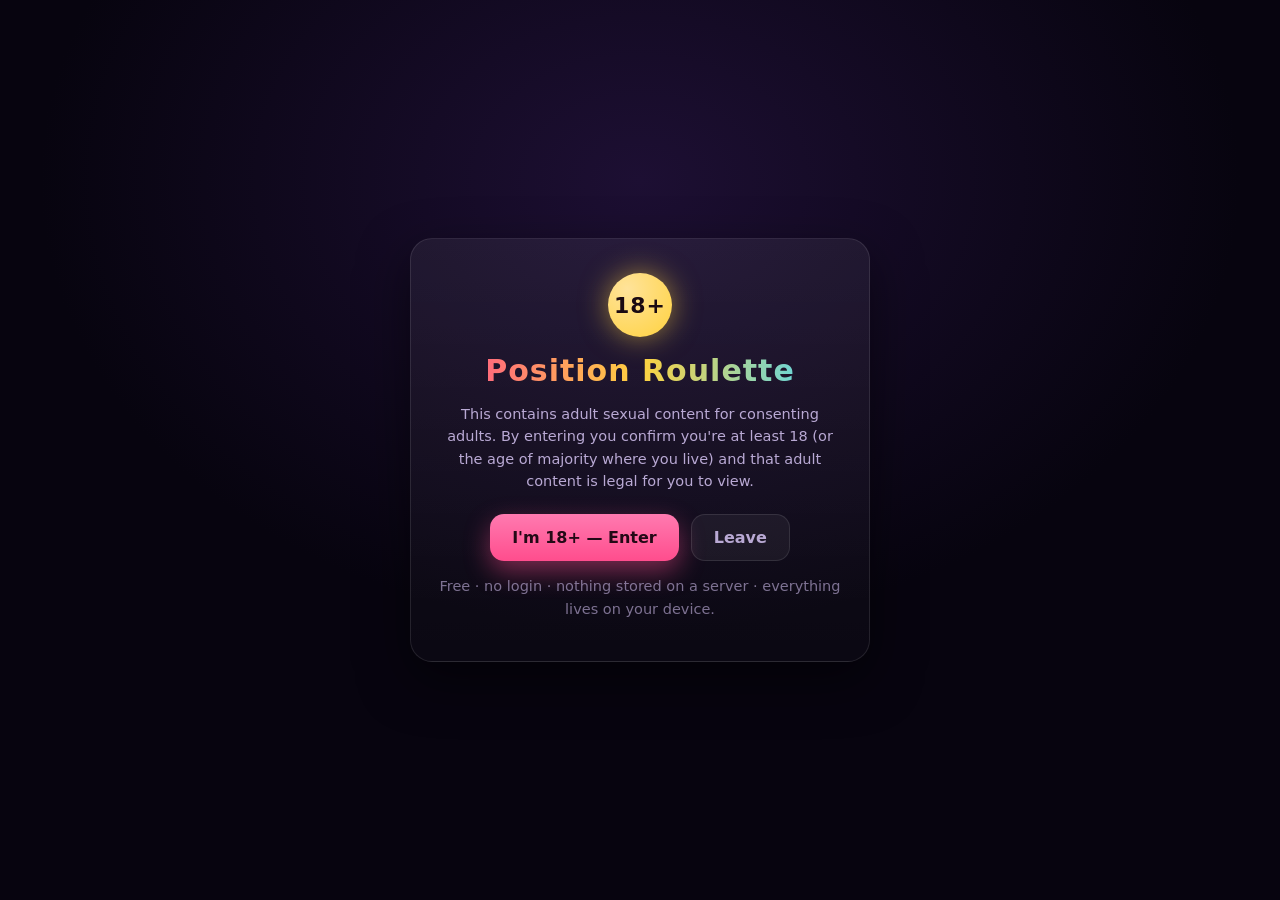
<file: index.html>
<!DOCTYPE html>
<html lang="en">
<head>
  <meta charset="UTF-8" />
  <meta name="viewport" content="width=device-width, initial-scale=1.0, maximum-scale=1.0, viewport-fit=cover, user-scalable=no" />
  <meta name="theme-color" content="#0a0613" />
  <title>Spin</title>

  <!-- PWA / add-to-home-screen -->
  <link rel="manifest" href="manifest.webmanifest" />
  <meta name="apple-mobile-web-app-capable" content="yes" />
  <meta name="apple-mobile-web-app-status-bar-style" content="black-translucent" />
  <meta name="apple-mobile-web-app-title" content="Spin" />
  <link rel="apple-touch-icon" href="icon.svg" />
  <link rel="icon" href="data:image/svg+xml,<svg xmlns='http://www.w3.org/2000/svg' viewBox='0 0 100 100'><text y='.9em' font-size='90'>🎰</text></svg>" />

  <link rel="stylesheet" href="styles.css" />
</head>
<body>

  <!-- 18+ Gate -->
  <div id="gate" class="gate">
    <div class="gate-card">
      <div class="gate-badge">18+</div>
      <h1>Position Roulette</h1>
      <p>This contains adult sexual content for consenting adults. By entering you confirm you're at least 18 (or the age of majority where you live) and that adult content is legal for you to view.</p>
      <div class="gate-actions">
        <button id="enterBtn" class="btn btn-primary">I'm 18+ — Enter</button>
        <a href="https://www.google.com" class="btn btn-ghost">Leave</a>
      </div>
      <p class="gate-fine">Free · no login · nothing stored on a server · everything lives on your device.</p>
    </div>
  </div>

  <!-- App -->
  <main id="app" class="app hidden">
    <header class="topbar">
      <div class="brand">
        <span class="brand-coin">🎰</span>
        <div>
          <div class="brand-title">POSITION ROULETTE</div>
          <div class="brand-sub">spin the wheel of fun</div>
        </div>
      </div>
      <div class="topbar-right">
        <button id="hideBtn" class="icon-btn" title="Hide screen" aria-label="Hide screen">🙈</button>
        <button id="shareBtn" class="icon-btn" title="Share" aria-label="Share">🔗</button>
        <button id="soundBtn" class="icon-btn" title="Toggle sound" aria-label="Toggle sound">🔊</button>
      </div>
    </header>

    <!-- View tabs -->
    <nav class="tabs">
      <button id="tabSpin" class="tab" data-on="true">🎰 Spin</button>
      <button id="tabBrowse" class="tab" data-on="false">📖 Browse all</button>
    </nav>

    <!-- ============ SPIN VIEW ============ -->
    <div id="viewSpin">
      <!-- Participant selector -->
      <section class="people" id="peopleSel" aria-label="How many people"></section>

      <!-- Filters (collapsible) -->
      <section class="filters">
        <button id="filtersToggle" class="filters-head" aria-expanded="false">
          <span>⚙️ Filters <span id="filtersSummary" class="filters-summary"></span></span>
          <span id="filtersCaret" class="caret">▾</span>
        </button>
        <div id="filtersBody" class="filters-body hidden">
          <div class="chips-row"><div id="catChips" class="chips" aria-label="Category filters"></div></div>
          <div class="filters-tools">
            <button id="catAll" class="mini-btn">All</button>
            <button id="catNone" class="mini-btn">None</button>
          </div>
          <div class="diff-filter">
            <label>Difficulty range: <strong id="diffRangeVal">1 – 5</strong></label>
            <div class="dual-range">
              <span class="dr-label">min</span>
              <input id="diffMin" type="range" min="1" max="5" value="1" step="1" />
            </div>
            <div class="dual-range">
              <span class="dr-label">max</span>
              <input id="diffMax" type="range" min="1" max="5" value="5" step="1" />
            </div>
          </div>
          <label class="switch-row">
            <input type="checkbox" id="challengeToggle" />
            <span>🎲 Challenge mode <span class="muted">— add a random bonus twist to each spin</span></span>
          </label>
          <label class="switch-row">
            <input type="checkbox" id="hideBanned" checked />
            <span>🚫 Hide positions I've banned</span>
          </label>
        </div>
      </section>

      <!-- Slot machine -->
      <section class="machine">
        <div class="machine-frame">
          <div class="bulbs bulbs-top"></div>
          <div class="reel-window" id="reelWindow">
            <div class="reel" id="reel"></div>
            <div class="reel-center"></div>
            <div class="reel-fade reel-fade-top"></div>
            <div class="reel-fade reel-fade-bottom"></div>
          </div>
          <div class="bulbs bulbs-bottom"></div>
        </div>
        <button id="spinBtn" class="lever">
          <span class="lever-text">SPIN</span>
          <span class="lever-sub">pull your luck</span>
        </button>
        <div id="emptyMsg" class="empty-msg hidden">No positions match your filters — loosen them. 🎲</div>
      </section>

      <!-- Result -->
      <section id="result" class="result hidden">
        <div class="result-figure">
          <div id="resultSvg" class="result-svg"></div>
          <div class="legend" id="resultLegend"></div>
        </div>
        <div class="result-body">
          <div class="result-toprow">
            <div class="result-cats" id="resultCats"></div>
            <div class="result-actions">
              <button id="favBtn" class="round-btn" title="Favorite" aria-label="Favorite">⭐</button>
              <button id="banBtn" class="round-btn ban" title="Ban — never show again" aria-label="Ban">🚫</button>
            </div>
          </div>
          <h2 id="resultName" class="result-name"></h2>
          <p id="resultTagline" class="result-tagline"></p>

          <div id="modifierCard" class="modifier hidden">
            <div class="modifier-head">🎲 Bonus challenge <span class="modifier-note">— optional, not part of the position</span></div>
            <div class="modifier-body">
              <span class="modifier-kind" id="modKind"></span>
              <span id="modText"></span>
            </div>
          </div>

          <div class="diff-block">
            <span class="diff-label">Difficulty</span>
            <div class="diff-bar" id="diffBar"><span></span><span></span><span></span><span></span><span></span></div>
            <span class="diff-word" id="diffWord"></span>
          </div>

          <h3 class="howto-title">How to</h3>
          <ol id="resultSteps" class="steps"></ol>
          <div class="tip" id="resultTip"></div>
          <button id="againBtn" class="btn btn-primary again-btn">🎲 Spin Again</button>
        </div>
      </section>

      <!-- History + Favorites -->
      <section class="history">
        <div class="history-label">Recent rolls</div>
        <div id="history" class="history-chips"></div>
        <div class="history-label" style="margin-top:14px;">⭐ Favorites</div>
        <div id="favorites" class="history-chips"></div>
      </section>
    </div>

    <!-- ============ BROWSE VIEW ============ -->
    <div id="viewBrowse" class="hidden">
      <div class="browse-controls">
        <input id="browseSearch" class="browse-search" type="search" placeholder="🔍 Search positions…" />
        <div id="browseCount" class="browse-count"></div>
      </div>
      <div id="catalog" class="catalog"></div>
    </div>

    <footer class="foot">
      <p>Play safe, stay consenting, communicate, and use lube where it helps. 💜 Free, just for fun.</p>
    </footer>
  </main>

  <!-- Discreet cover -->
  <div id="cover" class="cover hidden">
    <div class="cover-clock" id="coverClock">9:41</div>
    <div class="cover-hint">tap anywhere to return</div>
  </div>

  <!-- hidden iOS haptic switch -->
  <label id="hapticLabel" class="haptic-switch" aria-hidden="true"><input type="checkbox" id="hapticSwitch" switch /></label>

  <canvas id="confetti" class="confetti"></canvas>

  <script src="figures.js"></script>
  <script src="data.js"></script>
  <script src="app.js"></script>
</body>
</html>
</file>
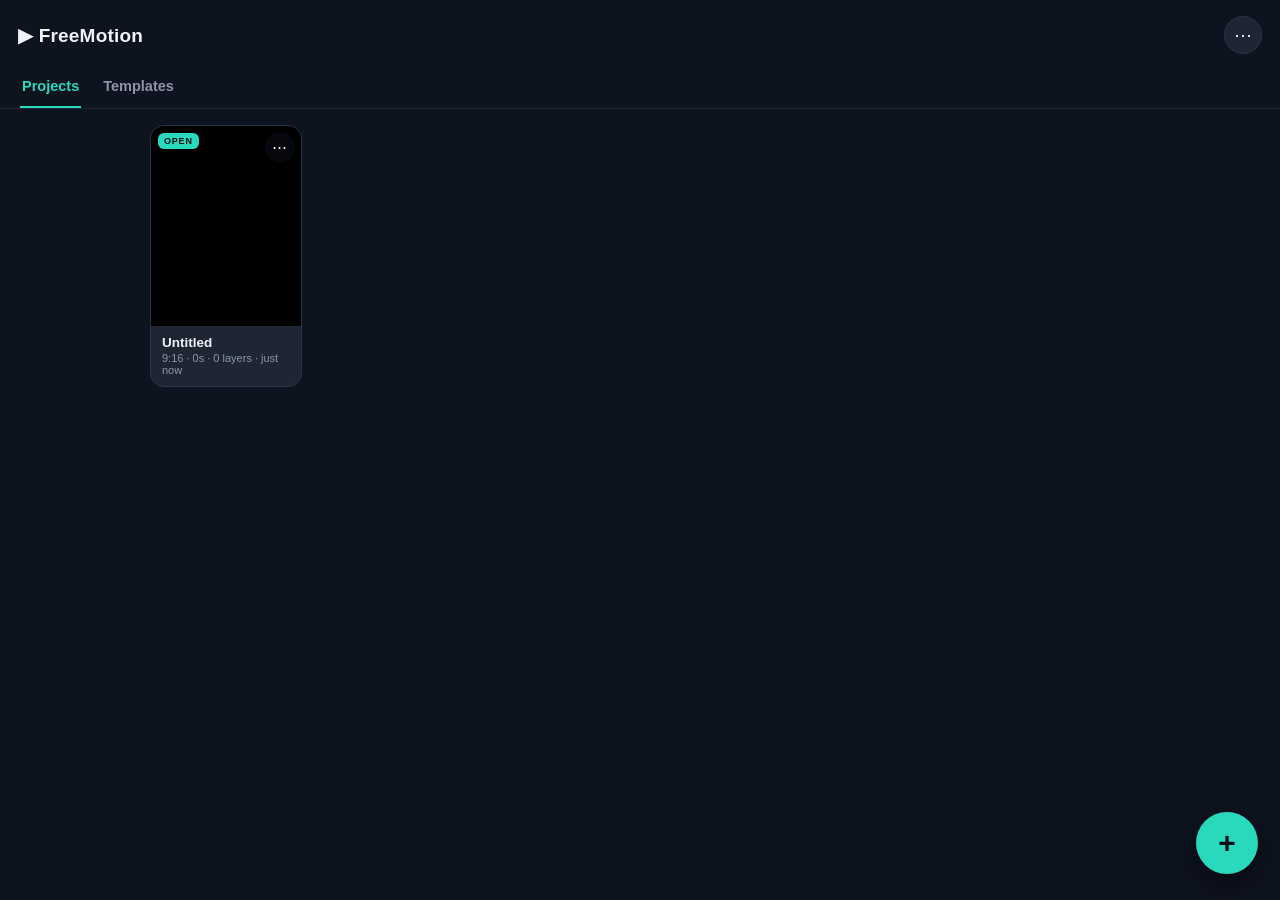
<file: FreeMotion/index.html>
<!DOCTYPE html>
<html lang="en">
<head>
<meta charset="UTF-8">
<meta name="viewport" content="width=device-width, initial-scale=1.0">
<title>FreeMotion</title>
<link rel="stylesheet" href="styles.css?v=169">
<link rel="manifest" href="manifest.json">
<meta name="theme-color" content="#12151b">
<meta name="apple-mobile-web-app-capable" content="yes">
<meta name="mobile-web-app-capable" content="yes">
<meta name="apple-mobile-web-app-status-bar-style" content="black-translucent">
<meta name="apple-mobile-web-app-title" content="FreeMotion">
<link rel="apple-touch-icon" href="apple-touch-icon.png">
<link rel="icon" type="image/png" href="icon-192.png">
</head>
<body>
  <div id="app">
    <header id="topbar">
      <div class="brand">▶ FreeMotion <span class="ver" title="Tap to force-update to the very latest build">v2.83</span></div>
      <div class="top-actions">
        <!-- Undo/Redo moved to the centred transport row (AM keeps them by the play button, not the top bar). -->
        <!-- Generate + Import (and Text/Captions/etc.) live in the inspector's ADD menu (shown when nothing
             is selected), so they're off the bar here — kept hidden below so app.js keeps their handlers. -->
        <span class="spacer"></span>
        <input id="proj-name" class="proj-name" type="text" value="Untitled" title="Project name" spellcheck="false">
        <span class="spacer"></span>
        <!-- These live here (so app.js keeps their handlers wired) but are hidden from the bar — AM keeps
             the top minimal. They're reached from the ⋯ More menu (btn-more). -->
        <div id="topbar-extra" style="display:none">
          <button id="btn-ai" class="btn btn-ai" title="Generate a scene with AI"><span class="ai-spark">✨</span>Generate</button>
          <button id="btn-import" class="btn"><svg viewBox="0 0 24 24" class="ico" fill="none" stroke="currentColor" stroke-width="2" stroke-linecap="round" stroke-linejoin="round"><path d="M12 3v12M7 10l5 5 5-5M5 21h14"/></svg>Import</button>
          <button id="btn-canvas" class="icon-btn" title="Canvas size / aspect ratio"><svg viewBox="0 0 24 24" class="ico" fill="none" stroke="currentColor" stroke-width="1.8" stroke-linecap="round" stroke-linejoin="round"><path d="M4 8V5a1 1 0 0 1 1-1h3M16 4h3a1 1 0 0 1 1 1v3M20 16v3a1 1 0 0 1-1 1h-3M8 20H5a1 1 0 0 1-1-1v-3"/></svg></button>
          <button id="btn-guides" class="icon-btn" title="Safe margins & rule-of-thirds overlay"><svg viewBox="0 0 24 24" class="ico" fill="none" stroke="currentColor" stroke-width="1.8" stroke-linecap="round" stroke-linejoin="round"><rect x="3" y="3" width="18" height="18" rx="1"/><path d="M9 3v18M15 3v18M3 9h18M3 15h18"/></svg></button>
          <button id="btn-snapshot" class="icon-btn" title="Save current frame as PNG"><svg viewBox="0 0 24 24" class="ico" fill="none" stroke="currentColor" stroke-width="1.8" stroke-linecap="round" stroke-linejoin="round"><path d="M4 8h3l1.5-2h7L17 8h3v11H4zM12 16a3 3 0 1 0 0-6 3 3 0 0 0 0 6z"/></svg></button>
          <button id="btn-help" class="icon-btn" title="Keyboard shortcuts (?)"><svg viewBox="0 0 24 24" class="ico" fill="none" stroke="currentColor" stroke-width="1.8" stroke-linecap="round" stroke-linejoin="round"><circle cx="12" cy="12" r="9"/><path d="M9.5 9.5a2.5 2.5 0 0 1 4.5 1.5c0 1.5-2 2-2 3.5M12 17.5h.01"/></svg></button>
          <button id="btn-open-proj" class="icon-btn" title="Open project file (.fmotion.json)"><svg viewBox="0 0 24 24" class="ico" fill="none" stroke="currentColor" stroke-width="1.8" stroke-linecap="round" stroke-linejoin="round"><path d="M3 7a1 1 0 0 1 1-1h5l2 2h8a1 1 0 0 1 1 1v9a1 1 0 0 1-1 1H4a1 1 0 0 1-1-1z"/><path d="M12 16v-5M9.5 13.5 12 11l2.5 2.5"/></svg></button>
          <button id="btn-save-proj" class="icon-btn" title="Save project file (.fmotion.json)"><svg viewBox="0 0 24 24" class="ico" fill="none" stroke="currentColor" stroke-width="1.8" stroke-linecap="round" stroke-linejoin="round"><path d="M5 3h11l3 3v15H5zM8 3v6h7V3M8 21v-7h8v7"/></svg></button>
        </div>
        <button id="btn-parent" class="icon-btn" title="Parent — link this layer to another layer" style="display:none"><svg viewBox="0 0 24 24" class="ico" fill="none" stroke="currentColor" stroke-width="1.8" stroke-linecap="round" stroke-linejoin="round"><rect x="3" y="3" width="11" height="11" rx="2" stroke-dasharray="3 2"/><rect x="10" y="10" width="11" height="11" rx="2"/></svg></button>
        <button id="btn-del-layer" class="icon-btn" title="Delete selected layer" style="display:none"><svg viewBox="0 0 24 24" class="ico" fill="none" stroke="currentColor" stroke-width="1.8" stroke-linecap="round" stroke-linejoin="round"><path d="M4 7h16M9 7V5h6v2M6 7l1 13h10l1-13M10 11v6M14 11v6"/></svg></button>
        <button id="btn-more" class="icon-btn" title="More — canvas size, guides, save frame, open/save project, shortcuts"><svg viewBox="0 0 24 24" class="ico" fill="currentColor" stroke="none"><circle cx="5" cy="12" r="1.8"/><circle cx="12" cy="12" r="1.8"/><circle cx="19" cy="12" r="1.8"/></svg></button>
        <button id="btn-export" class="btn btn-accent"><svg viewBox="0 0 24 24" class="ico" fill="none" stroke="currentColor" stroke-width="2" stroke-linecap="round" stroke-linejoin="round"><path d="M12 21V9M7 14l5-5 5 5M5 3h14"/></svg>Export</button>
      </div>
    </header>

    <!-- Mobile-only AM-style top bar (phone): back · project name · settings · green export -->
    <header id="topbar-m">
      <button id="m-back" class="m-tbtn" aria-label="Projects / file"><svg viewBox="0 0 24 24" class="m-ico" fill="none" stroke="currentColor" stroke-width="2.4" stroke-linecap="round" stroke-linejoin="round"><path d="M15 5l-7 7 7 7"/></svg></button>
      <input id="proj-name-m" class="m-projname" type="text" value="Untitled" spellcheck="false" aria-label="Project name">
      <input id="clip-name-m" class="m-projname m-clipname" type="text" spellcheck="false" aria-label="Layer name">
      <span id="ver-m" class="m-ver" title="Build version"></span>
      <button id="m-settings" class="m-tbtn" aria-label="Canvas settings"><svg viewBox="0 0 24 24" class="m-ico" fill="none" stroke="currentColor" stroke-width="1.7" stroke-linecap="round" stroke-linejoin="round"><circle cx="12" cy="12" r="3"/><path d="M19.4 15a1.65 1.65 0 0 0 .33 1.82l.06.06a2 2 0 1 1-2.83 2.83l-.06-.06a1.65 1.65 0 0 0-1.82-.33 1.65 1.65 0 0 0-1 1.51V21a2 2 0 0 1-4 0v-.09A1.65 1.65 0 0 0 9 19.4a1.65 1.65 0 0 0-1.82.33l-.06.06a2 2 0 1 1-2.83-2.83l.06-.06a1.65 1.65 0 0 0 .33-1.82 1.65 1.65 0 0 0-1.51-1H3a2 2 0 0 1 0-4h.09A1.65 1.65 0 0 0 4.6 9a1.65 1.65 0 0 0-.33-1.82l-.06-.06a2 2 0 1 1 2.83-2.83l.06.06a1.65 1.65 0 0 0 1.82.33H9a1.65 1.65 0 0 0 1-1.51V3a2 2 0 0 1 4 0v.09a1.65 1.65 0 0 0 1 1.51 1.65 1.65 0 0 0 1.82-.33l.06-.06a2 2 0 1 1 2.83 2.83l-.06.06a1.65 1.65 0 0 0-.33 1.82V9a1.65 1.65 0 0 0 1.51 1H21a2 2 0 0 1 0 4h-.09a1.65 1.65 0 0 0-1.51 1z"/></svg></button>
      <button id="m-export" class="m-export" aria-label="Export"><svg viewBox="0 0 24 24" class="m-ico" fill="none" stroke="currentColor" stroke-width="2.3" stroke-linecap="round" stroke-linejoin="round"><path d="M12 15V4M8 8l4-4 4 4M6 20h12"/></svg></button>
      <button id="m-group" class="m-tbtn" aria-label="Group selected layers"><svg viewBox="0 0 24 24" class="m-ico" fill="none" stroke="currentColor" stroke-width="1.8" stroke-linecap="round" stroke-linejoin="round"><rect x="3" y="3" width="8" height="8" rx="1.5"/><rect x="13" y="13" width="8" height="8" rx="1.5"/><path d="M13 7h4a1 1 0 0 1 1 1v4M11 17H7a1 1 0 0 1-1-1v-4"/></svg></button>
      <button id="m-dup" class="m-tbtn" aria-label="Duplicate layer"><svg viewBox="0 0 24 24" class="m-ico" fill="none" stroke="currentColor" stroke-width="1.8" stroke-linecap="round" stroke-linejoin="round"><path d="M9 9h11v11H9zM5 15H4V4h11v1"/></svg></button>
      <button id="m-del" class="m-tbtn" aria-label="Delete layer"><svg viewBox="0 0 24 24" class="m-ico" fill="none" stroke="currentColor" stroke-width="1.8" stroke-linecap="round" stroke-linejoin="round"><path d="M4 7h16M9 7V5h6v2M6 7l1 13h10l1-13"/></svg></button>
    </header>

    <div id="main">
      <section id="stage">
        <div id="canvas-wrap">
          <canvas id="preview"></canvas>
          <div id="drop-hint">
            <div class="dh-icon">🎬</div>
            <div>Drag a video or image here<br>or click <b>Import media</b></div>
          </div>
        </div>
        <!-- AM-style right-side VIEW toolbar (toggled by the ⛶ button): fit · grid · layers · camera · canvas zoom -->
        <div id="view-bar" class="hidden" aria-label="View options">
          <button id="vb-fit" class="vb-btn" title="Fit canvas to screen"><svg viewBox="0 0 24 24" fill="none" stroke="currentColor" stroke-width="1.8" stroke-linecap="round" stroke-linejoin="round"><path d="M4 9V5a1 1 0 0 1 1-1h4M20 9V5a1 1 0 0 0-1-1h-4M4 15v4a1 1 0 0 0 1 1h4M20 15v4a1 1 0 0 1-1 1h-4"/></svg></button>
          <button id="vb-grid" class="vb-btn" title="Show grid / guides"><svg viewBox="0 0 24 24" fill="none" stroke="currentColor" stroke-width="1.7" stroke-linecap="round" stroke-linejoin="round"><path d="M3 3h18v18H3zM3 9h18M3 15h18M9 3v18M15 3v18"/></svg></button>
          <button id="vb-layers" class="vb-btn" title="Layers"><svg viewBox="0 0 24 24" fill="none" stroke="currentColor" stroke-width="1.7" stroke-linecap="round" stroke-linejoin="round"><path d="M12 3 3 8l9 5 9-5zM3.5 12.5 12 17l8.5-4.5M3.5 16.5 12 21l8.5-4.5"/></svg></button>
          <button id="vb-camera" class="vb-btn" title="Add camera"><svg viewBox="0 0 24 24" fill="none" stroke="currentColor" stroke-width="1.7" stroke-linecap="round" stroke-linejoin="round"><path d="M3 8a1 1 0 0 1 1-1h10a1 1 0 0 1 1 1v8a1 1 0 0 1-1 1H4a1 1 0 0 1-1-1zM15 10l6-3v10l-6-3z"/></svg></button>
          <div id="vb-zoom">
            <button id="vb-zoomin" class="vb-z" title="Zoom in" aria-label="Zoom in">+</button>
            <span id="vb-zlabel">100%</span>
            <button id="vb-zoomout" class="vb-z" title="Zoom out" aria-label="Zoom out">−</button>
          </div>
        </div>
      </section>

      <aside id="inspector-panel" class="panel">
        <div class="panel-title">Inspector</div>
        <div id="inspector"><div class="empty">Select a layer to edit it.</div></div>
      </aside>
    </div>

    <footer id="timeline-panel">
      <!-- Alight Motion transport: PLAY dead-centre, 3 controls each side revolving around it.
           Left: undo · redo · jump-to-start.  Right: jump-to-end · layer-menu · fit. -->
      <div id="transport">
        <div class="t-side t-left">
          <button id="btn-undo" class="tbtn" title="Undo (Cmd+Z)"><svg viewBox="0 0 24 24" class="tco" fill="none" stroke="currentColor" stroke-width="1.8" stroke-linecap="round" stroke-linejoin="round"><path d="M9 14 4 9l5-5"/><path d="M4 9h10a6 6 0 0 1 6 6v0"/></svg></button>
          <button id="btn-redo" class="tbtn" title="Redo (Cmd+Shift+Z)"><svg viewBox="0 0 24 24" class="tco" fill="none" stroke="currentColor" stroke-width="1.8" stroke-linecap="round" stroke-linejoin="round"><path d="m15 14 5-5-5-5"/><path d="M20 9H10a6 6 0 0 0-6 6v0"/></svg></button>
          <button id="btn-tostart" class="tbtn" title="Skip to previous benchmark / clip edge"><svg viewBox="0 0 24 24" class="tco" fill="none" stroke="currentColor" stroke-width="1.8" stroke-linecap="round" stroke-linejoin="round"><line x1="5" y1="5" x2="5" y2="19"/><polygon points="20 5 9 12 20 19 20 5"/></svg></button>
        </div>
        <button id="btn-play" class="tbtn tbtn-play" title="Play / Pause (space)"><svg viewBox="0 0 24 24" class="tco" fill="currentColor"><path d="M7 4.5v15l12-7.5z"/></svg></button>
        <div class="t-side t-right">
          <button id="btn-toend" class="tbtn" title="Skip to next benchmark / clip edge"><svg viewBox="0 0 24 24" class="tco" fill="none" stroke="currentColor" stroke-width="1.8" stroke-linecap="round" stroke-linejoin="round"><polygon points="4 5 15 12 4 19 4 5"/><line x1="19" y1="5" x2="19" y2="19"/></svg></button>
          <button id="btn-layermenu" class="tbtn" title="Layer actions"><svg viewBox="0 0 24 24" class="tco" fill="none" stroke="currentColor" stroke-width="1.8" stroke-linecap="round" stroke-linejoin="round"><rect x="9" y="9" width="11" height="11" rx="2"/><path d="M5 15V5a2 2 0 0 1 2-2h8"/></svg></button>
          <button id="btn-amfit" class="tbtn" title="View options (grid · camera · zoom)"><svg viewBox="0 0 24 24" class="tco" fill="none" stroke="currentColor" stroke-width="1.8" stroke-linecap="round" stroke-linejoin="round"><path d="M4 9V5a1 1 0 0 1 1-1h4M20 9V5a1 1 0 0 0-1-1h-4M4 15v4a1 1 0 0 0 1 1h4M20 15v4a1 1 0 0 1-1 1h-4"/></svg></button>
        </div>
      </div>
      <!-- AM-style centred timecode pill, below the transport. -->
      <div id="tc-bar"><span id="time-readout">00:00:00</span></div>
      <!-- Non-AM controls kept OFF the row (per Ezra) but still in the DOM so app.js/timeline.js keep
           their handlers; reached from the ⋯ More menu. Hidden, never shown directly. -->
      <div id="transport-extra" style="display:none">
        <button id="btn-loop" class="tbtn" title="Loop playback"><svg viewBox="0 0 24 24" class="tco" fill="none" stroke="currentColor" stroke-width="1.8" stroke-linecap="round" stroke-linejoin="round"><polyline points="17 2 21 6 17 10"/><path d="M3 11a9 9 0 0 1 15-7"/><polyline points="7 22 3 18 7 14"/><path d="M21 13a9 9 0 0 1-15 7"/></svg></button>
        <button id="btn-split" class="tbtn" title="Split clip at playhead (S)"><svg viewBox="0 0 24 24" class="tco" fill="none" stroke="currentColor" stroke-width="1.8" stroke-linecap="round" stroke-linejoin="round"><circle cx="6" cy="6" r="3"/><circle cx="6" cy="18" r="3"/><line x1="20" y1="4" x2="8.5" y2="15.5"/><line x1="8.5" y1="8.5" x2="20" y2="20"/></svg></button>
        <button id="btn-snap" class="tbtn active" title="Snapping (magnet)"><svg viewBox="0 0 24 24" class="tco" fill="none" stroke="currentColor" stroke-width="1.8" stroke-linecap="round" stroke-linejoin="round"><path d="M6 4v7a6 6 0 0 0 12 0V4"/><line x1="4" y1="4" x2="8" y2="4"/><line x1="16" y1="4" x2="20" y2="4"/></svg></button>
        <button id="btn-onion" class="tbtn" title="Onion skin"><svg viewBox="0 0 24 24" class="tco" fill="none" stroke="currentColor" stroke-width="1.8" stroke-linecap="round" stroke-linejoin="round"><path d="M1 12s4-7 11-7 11 7 11 7-4 7-11 7-11-7-11-7z"/><circle cx="12" cy="12" r="3"/></svg></button>
        <select id="preview-rate" class="prate" title="Preview playback speed (preview only)">
          <option value="0.25">0.25×</option>
          <option value="0.5">0.5×</option>
          <option value="1" selected>1×</option>
          <option value="2">2×</option>
          <option value="4">4×</option>
        </select>
        <button id="btn-fit" class="tbtn" title="Trim project length to the last clip"><svg viewBox="0 0 24 24" class="tco" fill="none" stroke="currentColor" stroke-width="1.8" stroke-linecap="round" stroke-linejoin="round"><path d="M9 4H5a1 1 0 0 0-1 1v4M15 4h4a1 1 0 0 1 1 1v4M9 20H5a1 1 0 0 1-1-1v-4M15 20h4a1 1 0 0 0 1-1v-4"/></svg></button>
        <button id="btn-zoomout" class="tbtn" title="Zoom timeline out"><svg viewBox="0 0 24 24" class="tco" fill="none" stroke="currentColor" stroke-width="1.8" stroke-linecap="round" stroke-linejoin="round"><line x1="5" y1="12" x2="19" y2="12"/></svg></button>
        <span id="tl-zoom-label" title="Timeline zoom">1×</span>
        <button id="btn-zoomin" class="tbtn" title="Zoom timeline in (⌘/Ctrl + scroll)"><svg viewBox="0 0 24 24" class="tco" fill="none" stroke="currentColor" stroke-width="1.8" stroke-linecap="round" stroke-linejoin="round"><line x1="12" y1="5" x2="12" y2="19"/><line x1="5" y1="12" x2="19" y2="12"/></svg></button>
      </div>
      <div id="timeline">
        <div id="tl-inner">
          <div id="tl-rulerrow"><div class="tl-headspace"></div><div id="tl-ruler"></div></div>
          <div id="tl-tracks"></div>
          <div id="tl-playhead"></div>
        </div>
      </div>
      <!-- Phone only: a fixed-centre playhead that lives OUTSIDE the scroller, so it can never move.
           The timeline content scrolls underneath it (AM behaviour). Positioned by timeline.js. -->
      <div id="tl-centerline" aria-hidden="true"></div>
    </footer>
  </div>

  <div id="toast" class="hidden"></div>
  <button id="insp-toggle" title="Inspector">✎</button>

  <!-- Mobile-only: AM-style green + FAB (add) + the Add bottom-sheet (contents built by mobile.js) -->
  <button id="add-fab" aria-label="Add"><svg viewBox="0 0 24 24" fill="none" stroke="currentColor" stroke-width="2.6" stroke-linecap="round"><path d="M12 5v14M5 12h14"/></svg></button>
  <div id="add-sheet">
    <button id="add-grab" class="sheet-grab" type="button" aria-label="Close"><span class="grab-bar"></span></button>
    <div class="sheet-title">Add</div>
    <div id="add-grid" class="add-grid"></div>
  </div>

  <!-- Edit Group breadcrumb: shown while a group is open in its own timeline view -->
  <button id="group-crumb" class="hidden"><span class="gc-arrow">&#8249;</span><span class="gc-label">Editing group</span><span class="gc-name"></span></button>

  <input type="file" id="file-input" accept="video/*,image/*,audio/*" multiple hidden>

  <!-- Home screen (AM): all projects at a glance + Templates tab. Built by home.js. -->
  <div id="home-screen" class="hidden">
    <div class="hm-top">
      <div class="hm-brand">▶ FreeMotion</div>
      <button class="hm-more" aria-label="More">⋯</button>
    </div>
    <div class="hm-tabs">
      <button class="hm-tab active" data-tab="projects">Projects</button>
      <button class="hm-tab" data-tab="templates">Templates</button>
    </div>
    <div class="hm-scroll"><div class="hm-grid"></div></div>
    <button id="hm-new" aria-label="New project">+</button>
    <div id="hm-dialog" class="hidden">
      <div class="hm-dlg-card">
        <div class="hm-dlg-title">New project</div>
        <input id="hm-new-name" type="text" placeholder="Project name" spellcheck="false">
        <div class="hm-aspects">
          <button class="hm-aspect active" data-size="1080x1920">9:16<span>Phone</span></button>
          <button class="hm-aspect" data-size="1920x1080">16:9<span>Wide</span></button>
          <button class="hm-aspect" data-size="1080x1080">1:1<span>Square</span></button>
        </div>
        <div class="hm-dlg-actions">
          <button id="hm-cancel">Cancel</button>
          <button id="hm-create" class="accent">Create</button>
        </div>
      </div>
    </div>
  </div>

  <!-- Full-screen Add-Effect browser (AM): featured carousel · paged recents/favourites · categories · search. Built by fx-browser.js. -->
  <div id="fx-browser" class="hidden">
    <div class="fxb-top">
      <button class="fxb-close" aria-label="Close">✕</button>
      <div class="fxb-title">Add Effect</div>
      <button class="fxb-search-btn" aria-label="Search effects"><svg viewBox="0 0 24 24" fill="none" stroke="currentColor" stroke-width="2" stroke-linecap="round"><circle cx="11" cy="11" r="7"/><path d="m21 21-4.3-4.3"/></svg></button>
    </div>
    <input class="fxb-search-input hidden" type="text" placeholder="Search effects…" spellcheck="false">
    <div class="fxb-scroll"></div>
  </div>

  <div id="export-overlay" class="hidden">
    <div class="export-card">
      <div class="export-title">Exporting</div>
      <div id="export-status">Preparing…</div>
      <div class="progress"><div id="export-bar"></div></div>
      <button id="export-cancel" class="btn">Cancel</button>
    </div>
  </div>

  <div id="export-dialog" class="hidden">
    <div class="export-card">
      <div class="export-title">Export video</div>
      <label class="field"><span>Resolution</span>
        <select id="exp-res"><!-- options built per-project in showExportDialog (named presets + sizes) --></select>
      </label>
      <label class="field"><span>Frame rate</span>
        <select id="exp-fps">
          <option value="30">30 fps</option>
          <option value="24">24 fps (film)</option>
          <option value="25">25 fps (PAL)</option>
          <option value="60">60 fps (smooth)</option>
          <option value="50">50 fps</option>
          <option value="12">12 fps</option>
        </select>
      </label>
      <label class="field"><span>Quality</span>
        <select id="exp-quality">
          <option value="0.18">High</option>
          <option value="0.1" selected>Medium</option>
          <option value="0.05">Low</option>
        </select>
      </label>
      <label class="field"><span>Range</span>
        <select id="exp-range">
          <option value="whole">Whole project</option>
          <option value="loop">Loop region (if set)</option>
        </select>
      </label>
      <div class="dialog-actions">
        <button id="exp-cancel" class="btn">Cancel</button>
        <button id="exp-go" class="btn btn-accent">Export MP4</button>
      </div>
    </div>
  </div>

  <div id="canvas-dialog" class="hidden">
    <div class="export-card">
      <div class="export-title">Canvas size</div>
      <div class="aspect-row" id="aspect-row">
        <button class="aspect-chip" data-aspect="16:9"><span class="ac-frame ac-169"></span>16:9</button>
        <button class="aspect-chip" data-aspect="9:16"><span class="ac-frame ac-916"></span>9:16</button>
        <button class="aspect-chip" data-aspect="4:5"><span class="ac-frame ac-45"></span>4:5</button>
        <button class="aspect-chip" data-aspect="1:1"><span class="ac-frame ac-11"></span>1:1</button>
        <button class="aspect-chip" data-aspect="4:3"><span class="ac-frame ac-43"></span>4:3</button>
      </div>
      <label class="field"><span>Resolution</span>
        <select id="cv-res">
          <option value="720">720p</option>
          <option value="1080" selected>1080p (FHD)</option>
          <option value="1440">1440p (QHD)</option>
          <option value="2160">2160p (4K)</option>
        </select>
      </label>
      <label class="field"><span>Frame rate</span>
        <select id="cv-fps">
          <option value="24">24 fps</option>
          <option value="30" selected>30 fps</option>
          <option value="60">60 fps</option>
        </select>
      </label>
      <div class="field"><span>Size</span><span id="cv-size" class="cv-size">1080 × 1920</span></div>
      <div class="dialog-actions">
        <button id="cv-cancel" class="btn">Cancel</button>
        <button id="cv-go" class="btn btn-accent">Apply</button>
      </div>
    </div>
  </div>

  <script src="vendor/mp4-muxer.js?v=9"></script>
  <script src="js/scene.js?v=73"></script>
  <script src="js/media.js?v=28"></script>
  <script src="js/compositor.js?v=154"></script>
  <script src="js/fx-registry.js?v=30"></script>
  <script src="js/timeline.js?v=137"></script>
  <script src="js/addmenu.js?v=9"></script>
  <script src="js/inspector.js?v=142"></script>
  <script src="js/fx-browser.js?v=6"></script>
  <script src="js/color-wheel.js?v=52"></script>
  <script src="js/canvas-edit.js?v=37"></script>
  <script src="js/draw-tool.js?v=2"></script>
  <script src="js/point-edit.js?v=4"></script>
  <script src="js/crop-tool.js?v=3"></script>
  <script src="js/eyedropper.js?v=1"></script>
  <script src="js/text-edit.js?v=5"></script>
  <script src="js/tracker.js?v=2"></script>
  <script src="js/frames.js?v=14"></script>
  <script src="js/audio-play.js?v=55"></script>
  <script src="js/history.js?v=21"></script>
  <script src="js/storage.js?v=61"></script>
  <script src="js/home.js?v=5"></script>
  <script src="js/graph-editor.js?v=104"></script>
  <script src="js/exporter.js?v=80"></script>
  <script src="js/sample.js?v=9"></script>
  <script src="js/contextmenu.js?v=34"></script>
  <script src="js/shortcuts.js?v=72"></script>
  <script src="js/captions.js?v=46"></script>
  <script src="js/app.js?v=135"></script>
  <script src="js/mobile.js?v=18"></script>
  <script src="js/ai-manifest.js?v=3"></script>
  <script src="js/ai-ops.js?v=4"></script>
  <script src="js/ai-key.js?v=1"></script>
  <script src="js/ai-budget.js?v=1"></script>
  <script src="js/ai-mock.js?v=3"></script>
  <script src="js/ai-templates.js?v=2"></script>
  <script src="js/ai.js?v=5"></script>
  <script src="js/ai-panel.js?v=4"></script>
  <script>
    if ('serviceWorker' in navigator) {
      window.addEventListener('load', function () {
        var hadController = !!navigator.serviceWorker.controller;   // was an app already installed?
        navigator.serviceWorker.register('sw.js', { updateViaCache: 'none' }).then(function (reg) {
          if (reg && reg.update) { try { reg.update(); } catch (e) {} }   // check for a new build every launch
        }).catch(function () {});
        var reloaded = false;
        navigator.serviceWorker.addEventListener('controllerchange', function () {
          // A new service worker took over → reload ONCE so the installed PWA shows the latest build.
          // Skip the first-ever install's claim (hadController === false) so fresh installs don't reload.
          if (reloaded || !hadController) return;
          reloaded = true; window.location.reload();
        });
      });
    }
    // One-tap "force latest": TAP the version label to nuke the service worker + all caches and reload
    // fresh. The bulletproof escape hatch when an installed PWA is serving a stale build.
    window.addEventListener('load', function () {
      var vers = document.querySelectorAll('.ver, #ver-m');
      Array.prototype.forEach.call(vers, function (el) {
        el.style.cursor = 'pointer';
        el.title = 'Tap to force-update to the very latest build';
        el.addEventListener('click', function () {
          el.textContent = '…';
          // Navigate to a BRAND-NEW URL (cache-busted) rather than reload(): a reload can still be served by
          // a stuck old service worker, but a never-seen URL forces a real network fetch of every asset.
          var done = function () { var base = location.href.split('?')[0].split('#')[0]; location.replace(base + '?fresh=' + Date.now()); };
          (navigator.serviceWorker ? navigator.serviceWorker.getRegistrations().then(function (rs) { return Promise.all(rs.map(function (r) { return r.unregister(); })); }) : Promise.resolve())
            .then(function () { return window.caches ? caches.keys().then(function (ks) { return Promise.all(ks.map(function (k) { return caches.delete(k); })); }) : null; })
            .then(done, done);
        });
      });
    });
  </script>
</body>
</html>
</file>
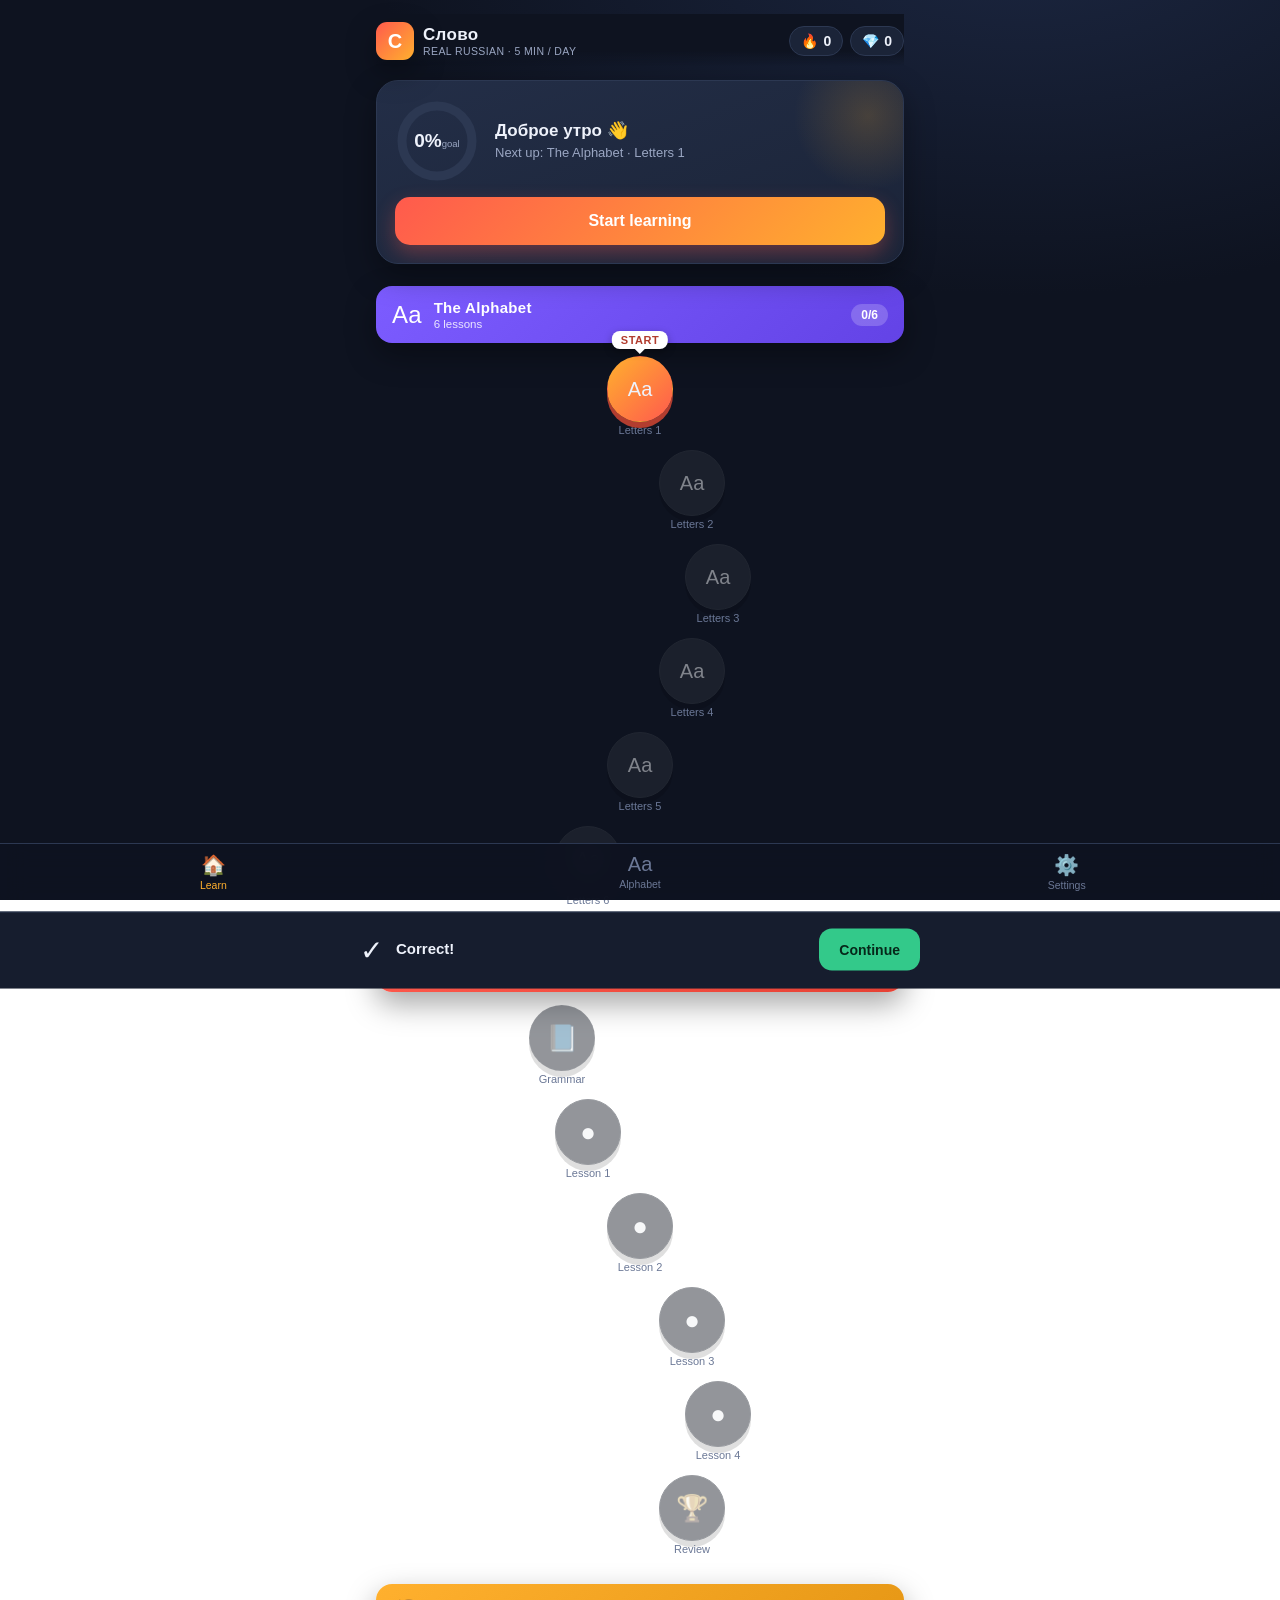
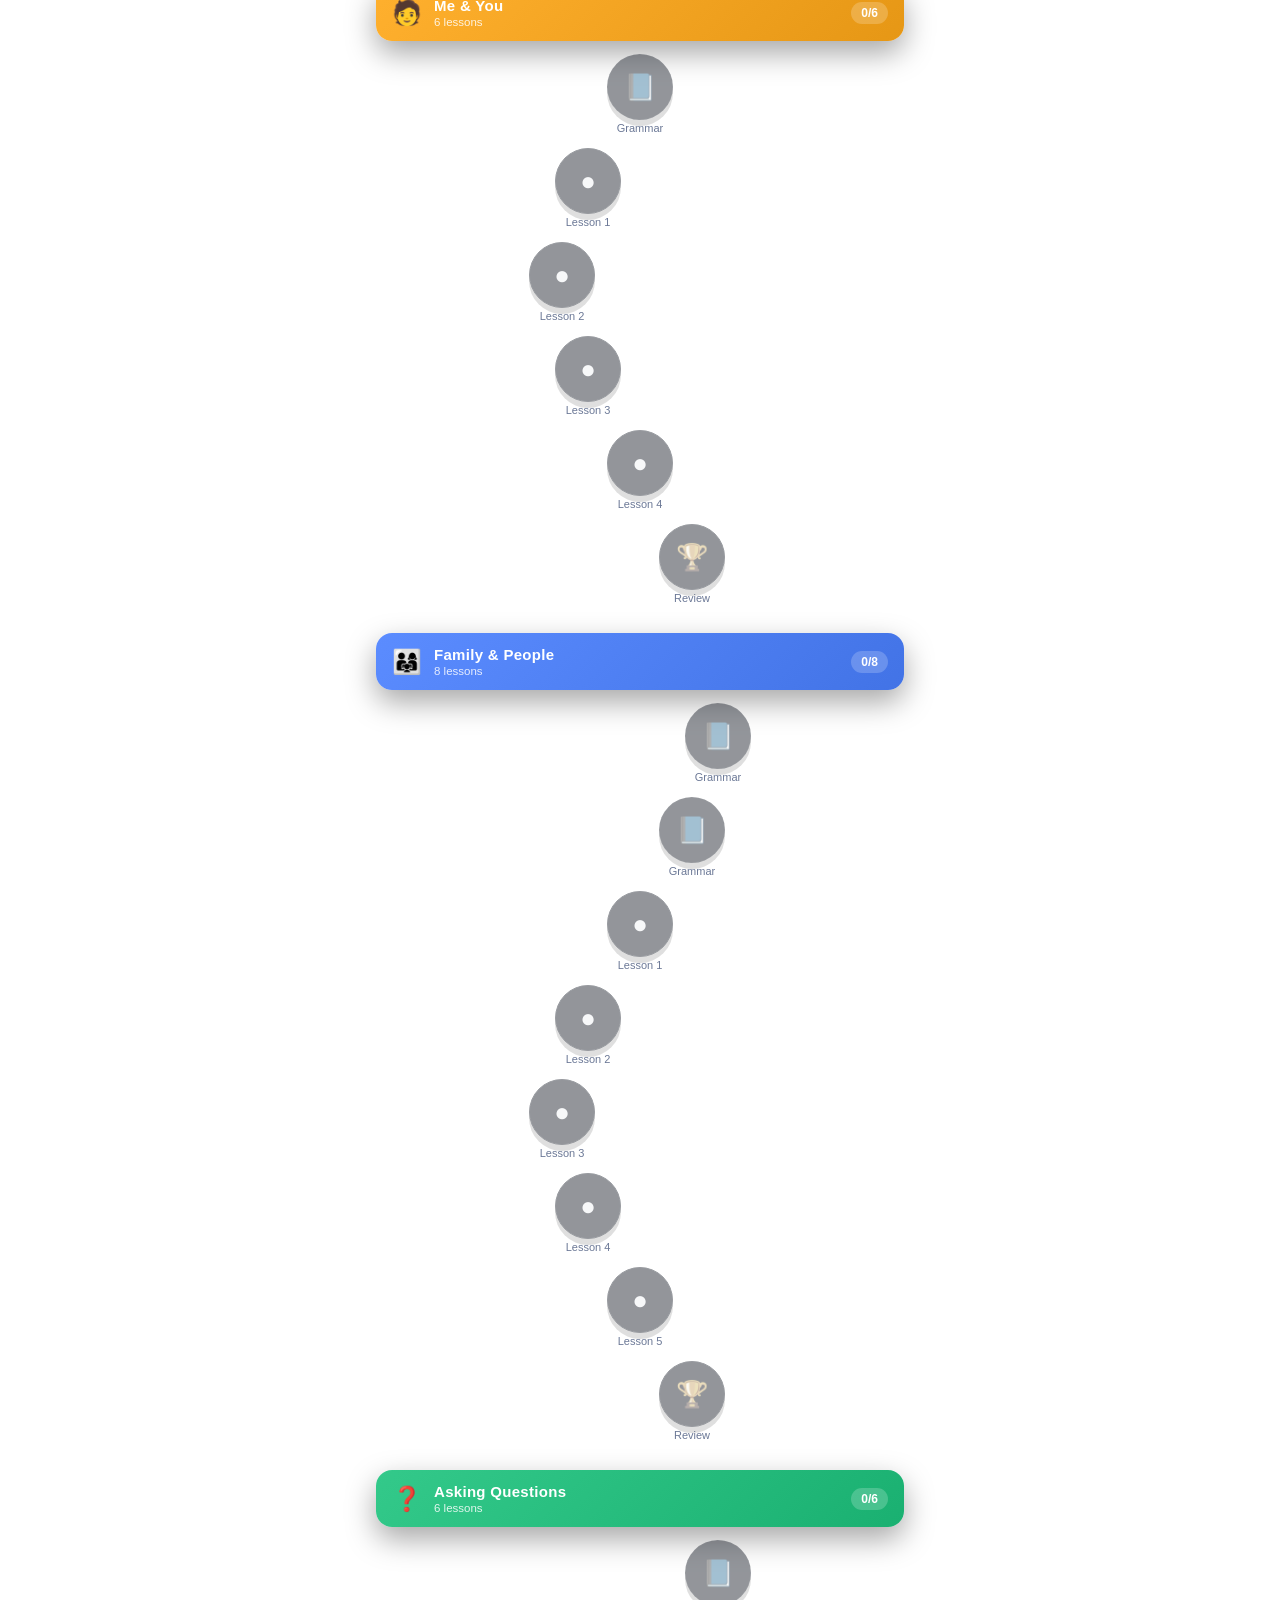
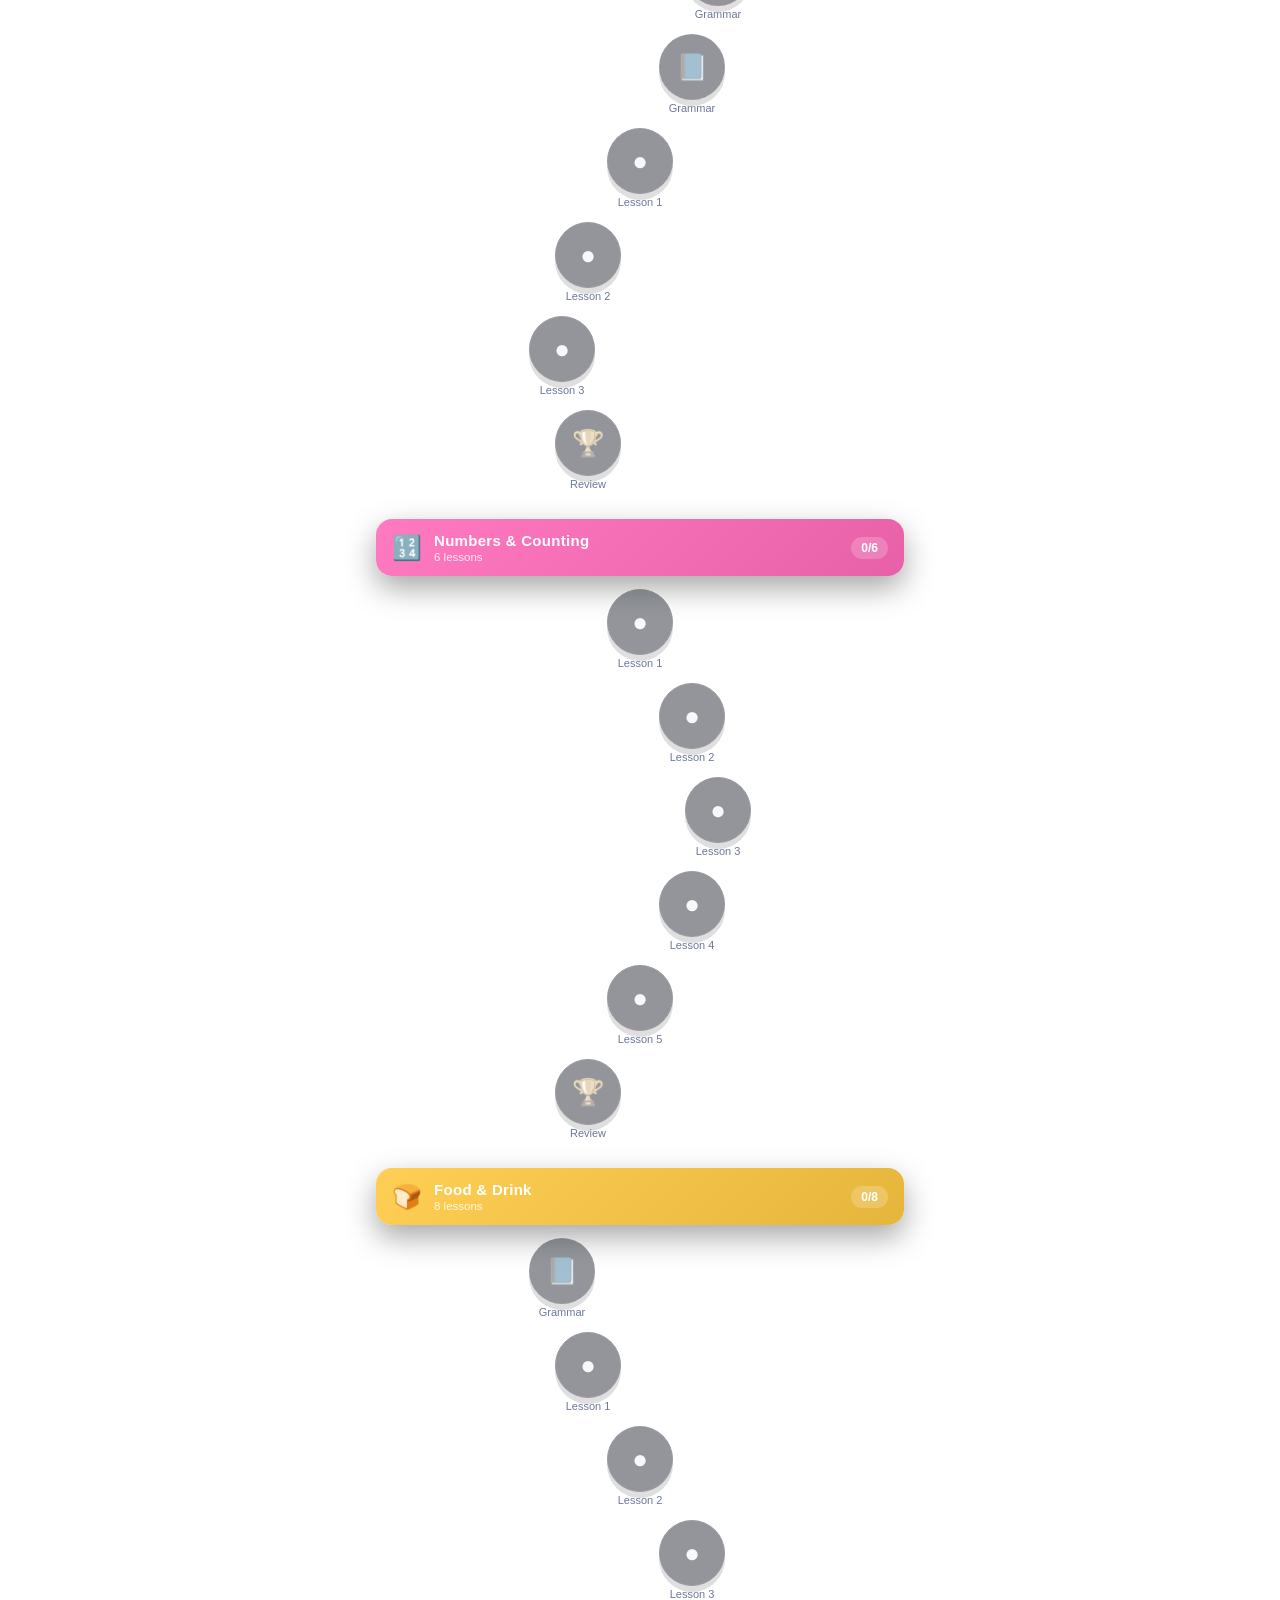
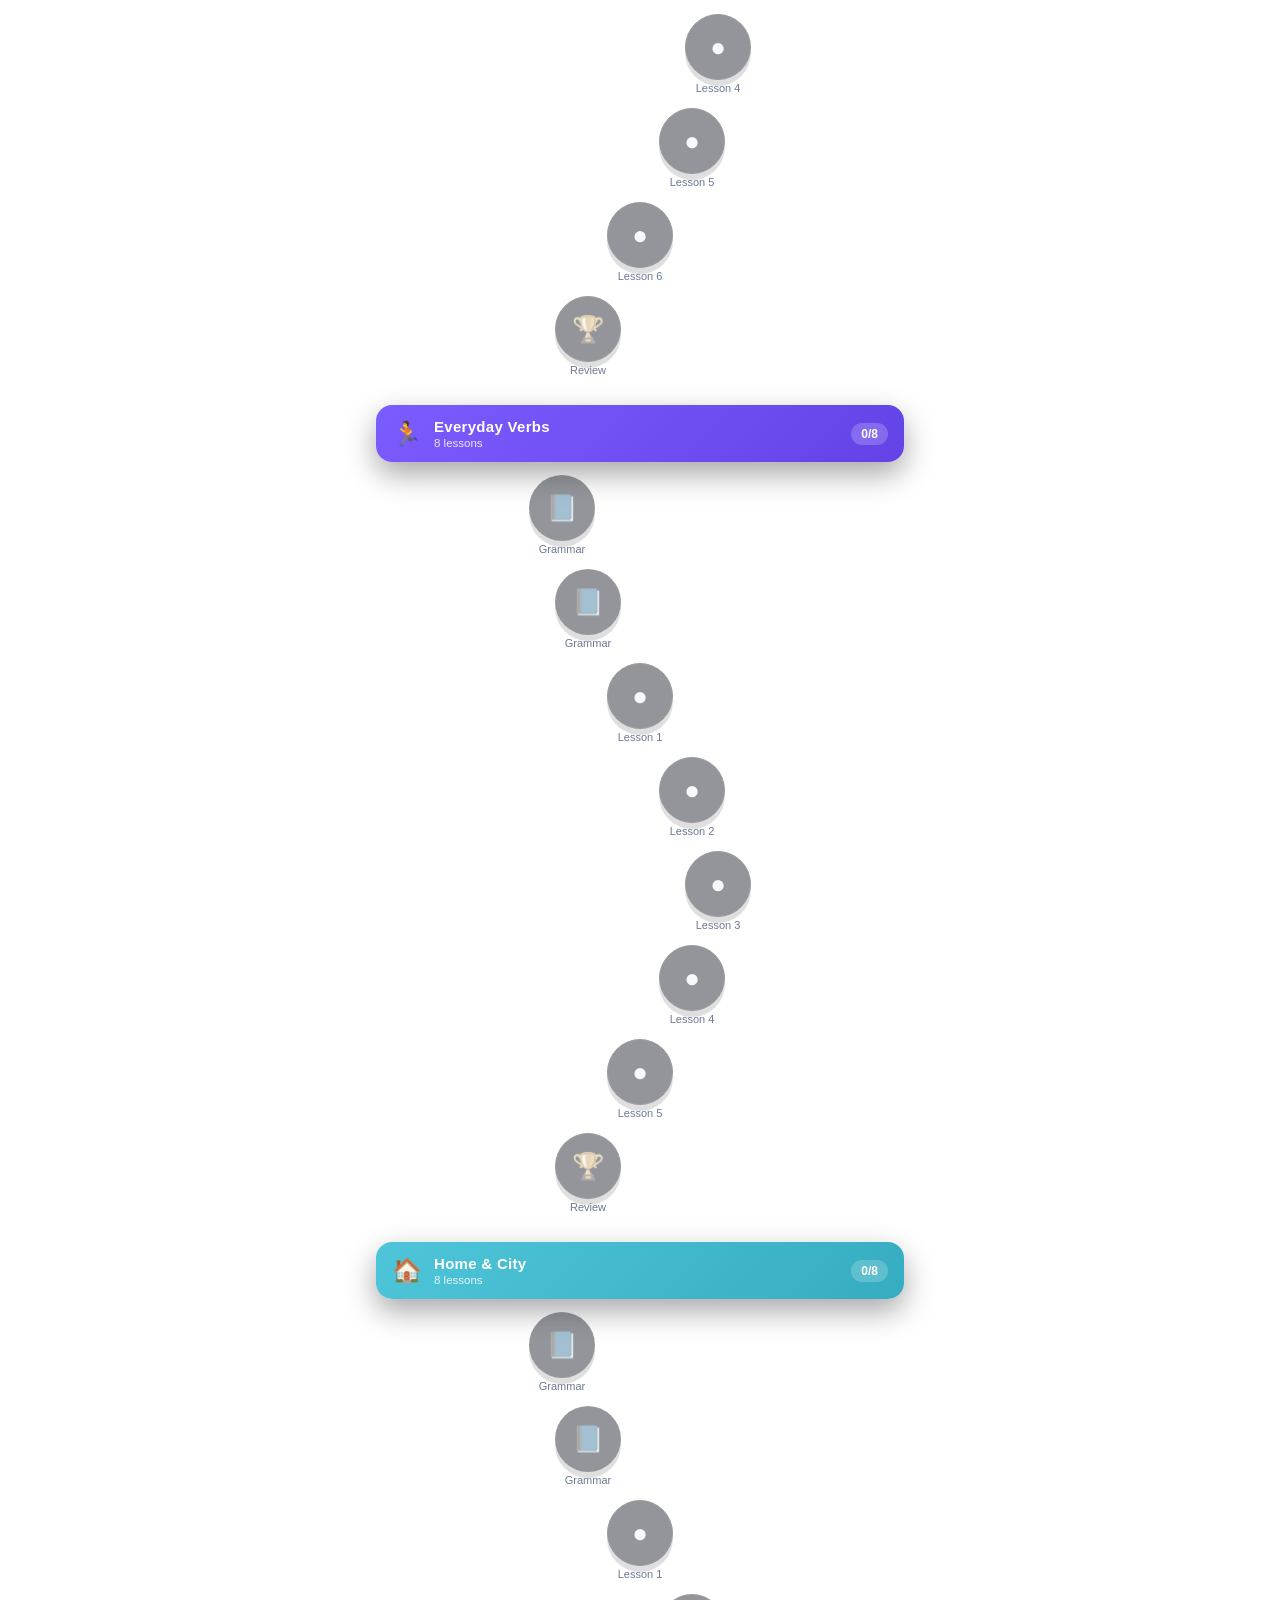
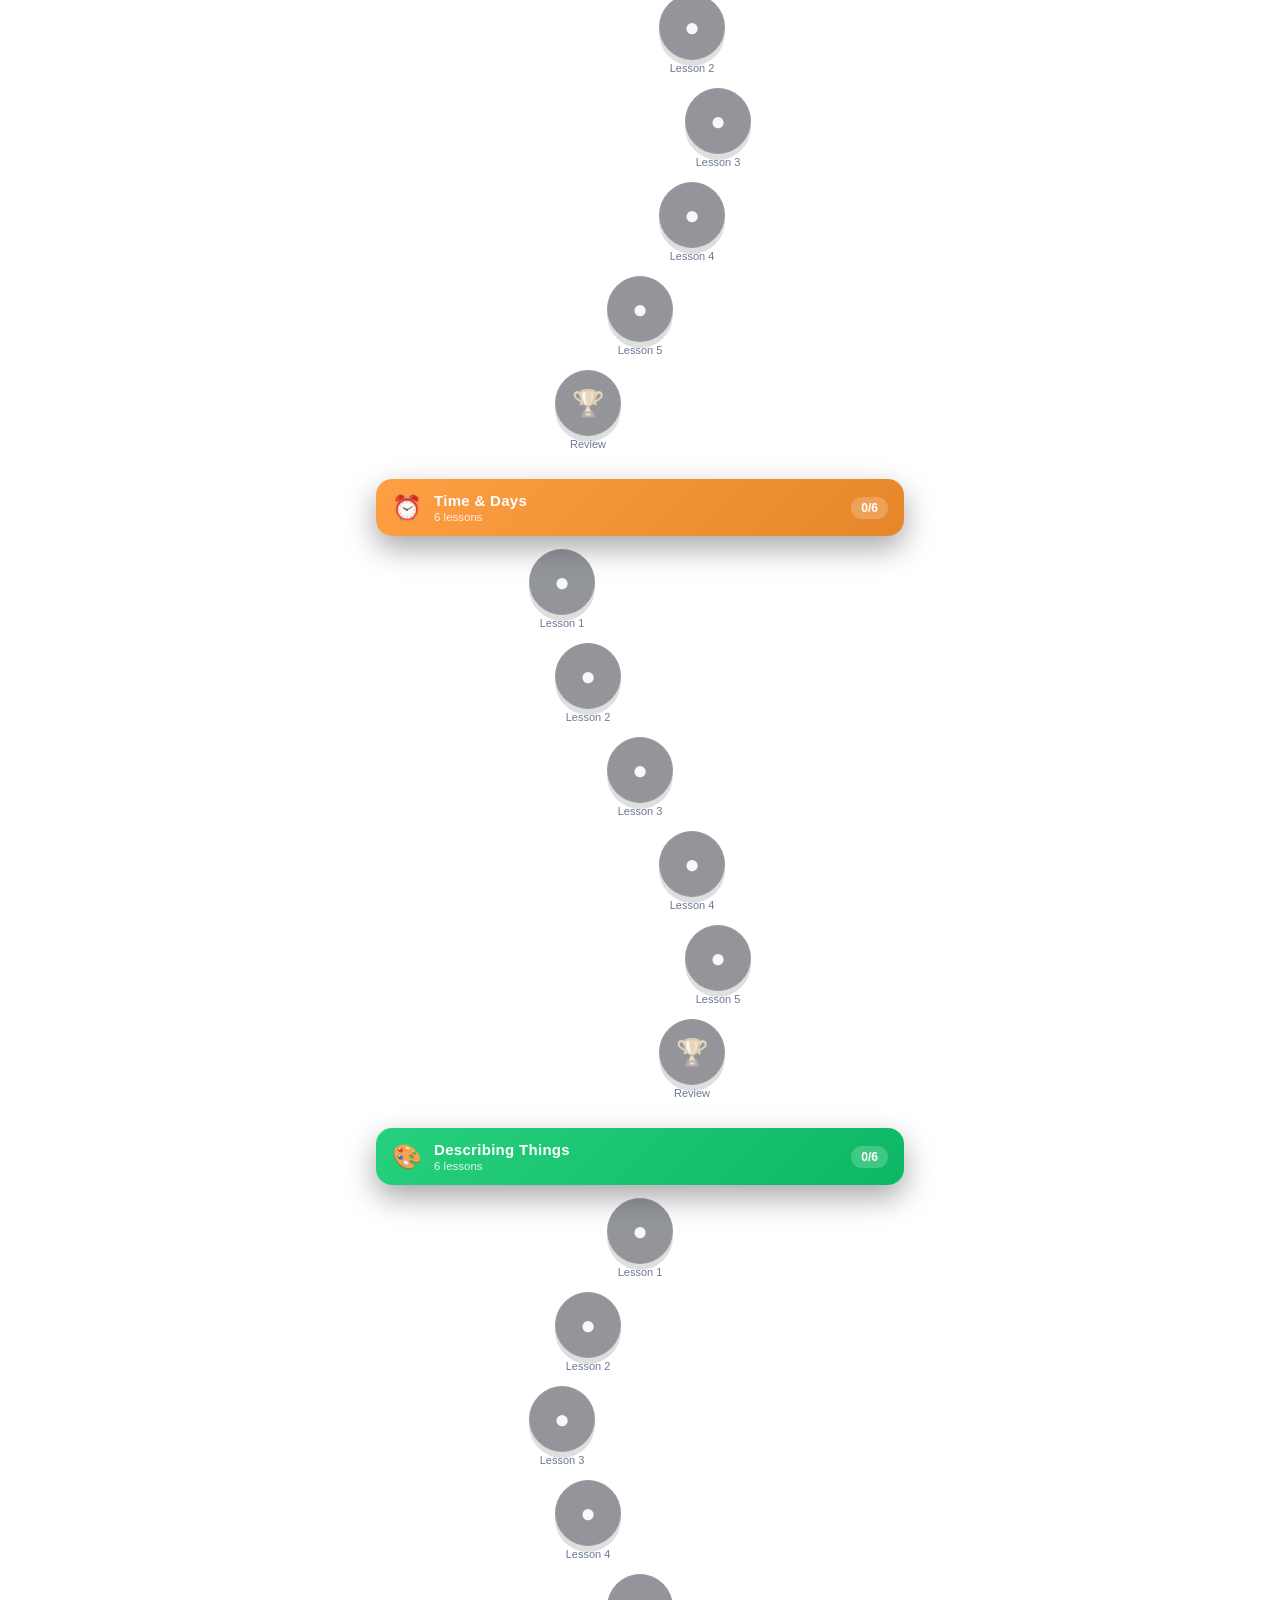
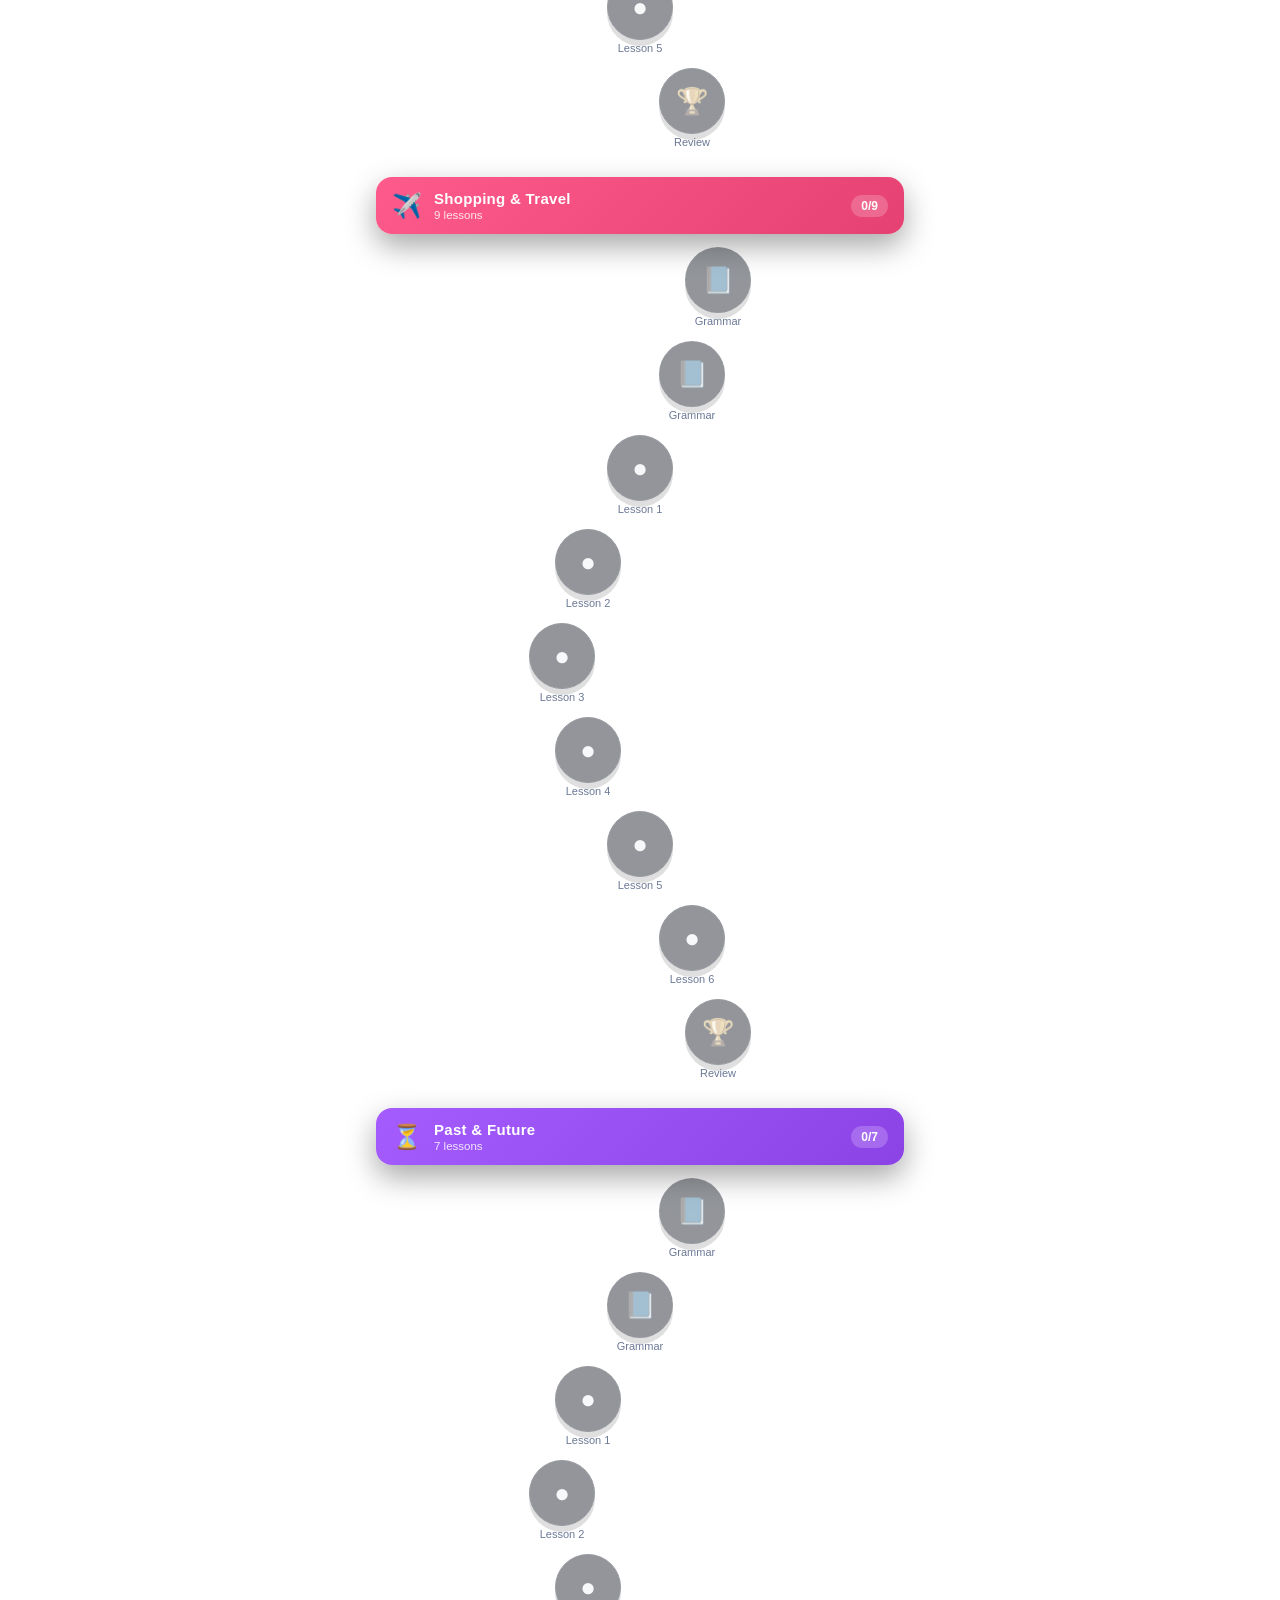
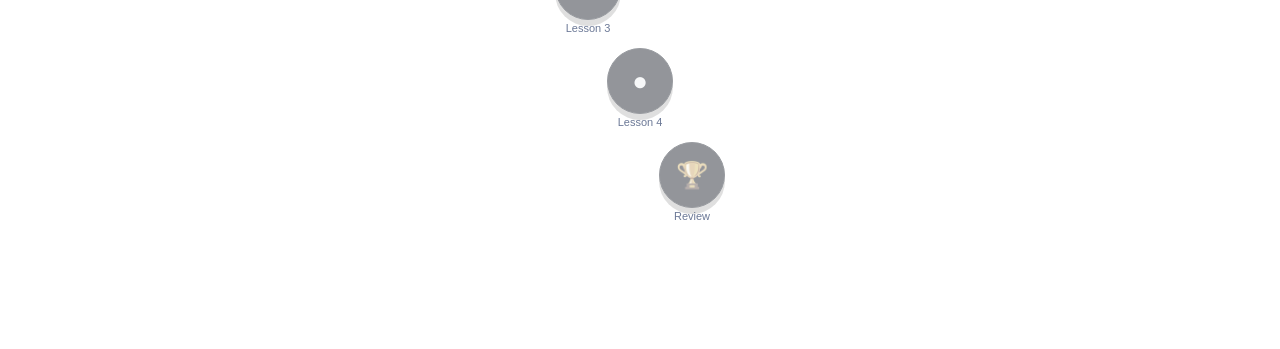
<file: Slovo.html>
<!DOCTYPE html>
<html lang="en">
<head>
<meta charset="utf-8">
<meta name="viewport" content="width=device-width, initial-scale=1, viewport-fit=cover, maximum-scale=1">
<title>Слово — Real Russian, 5 minutes a day</title>
<style>
:root{
  --bg:#0e1320; --bg2:#161d2e; --card:#1b2438; --card2:#232e47;
  --line:#2c3852; --txt:#eef2fb; --dim:#9aa6c2; --dim2:#6b7896;
  --accent:#ff5a4d; --accent2:#ffb02e; --good:#33c98a; --bad:#ff5a6e;
  --blue:#5b8cff; --gold:#ffce54; --purple:#a55cff;
  --r:18px; --shadow:0 12px 30px rgba(0,0,0,.35);
}
*{box-sizing:border-box;-webkit-tap-highlight-color:transparent}
html,body{margin:0;padding:0;overscroll-behavior:none}
body{
  font-family:-apple-system,BlinkMacSystemFont,"Segoe UI",Roboto,Inter,sans-serif;
  background:radial-gradient(1200px 700px at 80% -10%,#1c2742 0,var(--bg) 55%) fixed;
  color:var(--txt);min-height:100vh;-webkit-font-smoothing:antialiased;
}
.wrap{max-width:560px;margin:0 auto;padding:14px 16px 120px}
button{font-family:inherit;cursor:pointer;border:none;color:inherit;font-size:inherit}
.hidden{display:none!important}
.fadein{animation:fadein .3s ease}
@keyframes fadein{from{opacity:0;transform:translateY(8px)}to{opacity:1;transform:none}}

/* ---- Top bar ---- */
.top{display:flex;align-items:center;justify-content:space-between;gap:8px;margin-bottom:14px;position:sticky;top:0;z-index:15;
  background:linear-gradient(180deg,var(--bg) 70%,transparent);padding:8px 0 6px}
.brand{display:flex;align-items:center;gap:9px}
.logo{width:38px;height:38px;border-radius:11px;background:linear-gradient(135deg,var(--accent),var(--accent2));
  display:grid;place-items:center;font-weight:800;font-size:20px;color:#fff;box-shadow:var(--shadow)}
.brand h1{font-size:17px;margin:0;letter-spacing:.3px}
.brand p{margin:0;font-size:10.5px;color:var(--dim);letter-spacing:.4px}
.stats{display:flex;gap:7px}
.pill{background:var(--card);border:1px solid var(--line);border-radius:999px;padding:6px 11px;display:flex;align-items:center;gap:5px;font-weight:800;font-size:14px}
.pill small{color:var(--dim);font-weight:600;font-size:11px}

/* ---- Home: daily card ---- */
.daily{background:linear-gradient(160deg,var(--card2),var(--card));border:1px solid var(--line);border-radius:22px;padding:18px;box-shadow:var(--shadow);position:relative;overflow:hidden;margin-bottom:8px}
.daily:after{content:"";position:absolute;right:-40px;top:-40px;width:150px;height:150px;border-radius:50%;background:radial-gradient(circle,rgba(255,176,46,.18),transparent 70%)}
.daily .drow{display:flex;align-items:center;gap:16px}
.ringbox{position:relative;width:84px;height:84px;flex:none}
.ringbox svg{transform:rotate(-90deg)}
.ringbox .ctr{position:absolute;inset:0;display:grid;place-items:center;text-align:center}
.ringbox .ctr b{font-size:19px;line-height:1}
.ringbox .ctr span{font-size:9.5px;color:var(--dim)}
.dtxt h2{margin:0 0 3px;font-size:17px}
.dtxt p{margin:0;color:var(--dim);font-size:13px;line-height:1.45}
.cta{display:block;width:100%;margin-top:14px;padding:15px;border-radius:15px;font-size:16px;font-weight:800;
  background:linear-gradient(135deg,var(--accent),var(--accent2));color:#fff;box-shadow:0 8px 20px rgba(255,90,77,.32);transition:transform .08s}
.cta:active{transform:scale(.98)}
.cta.rev{background:linear-gradient(135deg,#3a63c9,var(--blue));box-shadow:0 8px 20px rgba(91,140,255,.3);margin-top:9px}
.cta.ghost{background:var(--card);border:1px solid var(--line);color:var(--txt);box-shadow:none}
.cta.done{background:linear-gradient(135deg,#2a7d5b,var(--good))}

/* ---- Path ---- */
.path{margin-top:18px}
.uhead{display:flex;align-items:center;gap:12px;border-radius:16px;padding:13px 16px;margin:22px 0 6px;color:#fff;box-shadow:var(--shadow)}
.uhead .uic{font-size:24px}
.uhead h3{margin:0;font-size:15px;letter-spacing:.3px}
.uhead p{margin:2px 0 0;font-size:11.5px;opacity:.85}
.uhead .ucount{margin-left:auto;font-size:12px;font-weight:800;background:rgba(255,255,255,.2);padding:4px 10px;border-radius:999px}
.noderow{display:flex;justify-content:center;padding:7px 0;position:relative}
.node{width:66px;height:66px;border-radius:50%;display:grid;place-items:center;position:relative;
  background:var(--card2);border:1px solid var(--line);box-shadow:0 6px 0 rgba(0,0,0,.25);transition:transform .1s}
.node:active{transform:translateY(2px);box-shadow:0 4px 0 rgba(0,0,0,.25)}
.node .ic{font-size:26px}
.node.done{background:linear-gradient(135deg,var(--good),#26a06e);border-color:transparent;box-shadow:0 6px 0 #1c6b4a}
.node.done .ic{font-size:28px}
.node.current{background:linear-gradient(135deg,var(--accent2),var(--accent));border-color:transparent;box-shadow:0 6px 0 #b23d2f;animation:bob 1.6s ease-in-out infinite}
.node.locked{opacity:.5;filter:grayscale(.6)}
.node.gram{border-style:dashed}
@keyframes bob{0%,100%{transform:translateY(0)}50%{transform:translateY(-5px)}}
.node .stars{position:absolute;bottom:-9px;left:50%;transform:translateX(-50%);font-size:10px;white-space:nowrap}
.node .startflag{position:absolute;top:-26px;left:50%;transform:translateX(-50%);background:#fff;color:#b23d2f;font-weight:900;
  font-size:11px;padding:3px 9px;border-radius:8px;letter-spacing:.5px;box-shadow:0 3px 8px rgba(0,0,0,.3)}
.node .startflag:after{content:"";position:absolute;bottom:-5px;left:50%;transform:translateX(-50%);border:6px solid transparent;border-top-color:#fff;border-bottom:0}
.nodelabel{text-align:center;font-size:11px;color:var(--dim2);margin-top:2px}

/* ---- Session ---- */
.sbar{display:flex;align-items:center;gap:12px;margin:4px 0 16px}
.sbar .close{font-size:22px;color:var(--dim);background:none;width:30px;flex:none}
.sprog{flex:1;height:13px;background:var(--bg2);border:1px solid var(--line);border-radius:999px;overflow:hidden}
.sprog>div{height:100%;background:linear-gradient(90deg,var(--accent2),var(--good));width:0;transition:width .35s;border-radius:999px}
.shearts{font-size:13px;color:var(--accent);font-weight:800;min-width:34px;text-align:right}
.combo{position:fixed;top:64px;left:50%;transform:translateX(-50%) scale(.6);opacity:0;font-weight:900;font-size:18px;
  color:var(--gold);text-shadow:0 2px 8px rgba(0,0,0,.5);z-index:40;pointer-events:none;transition:.2s}
.combo.show{opacity:1;transform:translateX(-50%) scale(1)}

.card{background:var(--card);border:1px solid var(--line);border-radius:20px;padding:20px;box-shadow:var(--shadow)}
.qtag{font-size:11px;letter-spacing:.6px;text-transform:uppercase;font-weight:800;margin-bottom:10px;color:var(--accent2)}
.qtag.rev{color:var(--blue)} .qtag.new{color:var(--gold)} .qtag.gram{color:var(--good)} .qtag.build{color:var(--purple)}

.bigru{font-size:42px;font-weight:800;letter-spacing:.5px;line-height:1.12;display:flex;align-items:center;gap:14px;flex-wrap:wrap}
.spk{flex:none;width:46px;height:46px;border-radius:50%;background:var(--card2);border:1px solid var(--line);display:grid;place-items:center;font-size:21px;transition:transform .08s}
.spk:active{transform:scale(.9);background:var(--accent)}
.spk.sm{width:30px;height:30px;font-size:14px}
.translit{color:var(--accent2);font-size:17px;margin-top:6px;font-style:italic}
.meaning{font-size:21px;font-weight:700;margin-top:13px}
.pos{color:var(--dim2);font-size:12.5px;font-weight:600;margin-top:2px}
.ex{margin-top:15px;background:var(--bg2);border:1px solid var(--line);border-radius:13px;padding:12px 14px}
.ex .exru{font-size:17px;font-weight:600;display:flex;align-items:center;gap:8px}
.ex .exen{color:var(--dim);font-size:13.5px;margin-top:3px}
.ex .extl{color:var(--accent2);font-size:12px;font-style:italic;margin-top:2px}

.gbody{font-size:15px;line-height:1.65}
.gbody b{color:var(--accent2)}
.gbody code{background:var(--bg2);border:1px solid var(--line);padding:1px 6px;border-radius:6px;font-size:14px}

.opts{display:grid;gap:10px;margin-top:6px}
.opt{background:var(--card2);border:2px solid var(--line);border-radius:14px;padding:15px;font-size:18px;font-weight:600;text-align:left;transition:transform .07s,border-color .15s}
.opt:active{transform:scale(.985)}
.opt.correct{border-color:var(--good);background:rgba(51,201,138,.16)}
.opt.wrong{border-color:var(--bad);background:rgba(255,90,110,.16)}
.opt.dim{opacity:.4}

.inp{width:100%;font-size:23px;font-weight:700;text-align:center;padding:15px;border-radius:14px;background:var(--bg2);
  border:2px solid var(--line);color:var(--txt);outline:none}
.inp:focus{border-color:var(--blue)}
.inp.correct{border-color:var(--good)} .inp.wrong{border-color:var(--bad)}
.kbd{display:flex;flex-wrap:wrap;gap:5px;margin-top:11px;justify-content:center}
.key{min-width:28px;height:40px;padding:0 7px;border-radius:8px;background:var(--card2);border:1px solid var(--line);font-size:17px;font-weight:600;display:grid;place-items:center}
.key:active{background:var(--accent);color:#fff}
.key.wide{min-width:58px}

/* word-bank tiles */
.answerline{min-height:58px;border-bottom:2px dashed var(--line);display:flex;flex-wrap:wrap;gap:7px;align-content:flex-start;padding:8px 2px;margin:6px 0 14px}
.bank{display:flex;flex-wrap:wrap;gap:8px;justify-content:center;min-height:50px}
.tile{background:var(--card2);border:1px solid var(--line);border-bottom:3px solid var(--line);border-radius:11px;padding:11px 13px;font-size:17px;font-weight:600;transition:transform .07s,opacity .15s}
.tile:active{transform:translateY(1px)}
.tile.used{opacity:.25;pointer-events:none}
.answerline .tile{border-bottom-width:1px}
.answerline.correct{border-bottom-color:var(--good)} .answerline.wrong{border-bottom-color:var(--bad)}

/* match pairs */
.matchgrid{display:grid;grid-template-columns:1fr 1fr;gap:9px;margin-top:6px}
.mtile{background:var(--card2);border:2px solid var(--line);border-radius:13px;padding:15px 10px;font-size:16px;font-weight:600;min-height:54px;display:flex;align-items:center;justify-content:center;text-align:center;transition:transform .07s,border-color .12s,opacity .2s}
.mtile:active{transform:scale(.97)}
.mtile.sel{border-color:var(--blue);background:rgba(91,140,255,.16)}
.mtile.gone{opacity:0;pointer-events:none}
.mtile.bad{border-color:var(--bad);animation:shake .3s}
@keyframes shake{0%,100%{transform:translateX(0)}25%{transform:translateX(-6px)}75%{transform:translateX(6px)}}

.clozesent{font-size:20px;font-weight:600;line-height:1.6;margin:4px 0 16px}
.blank{display:inline-block;min-width:74px;border-bottom:2px solid var(--accent2);text-align:center;color:var(--accent2);font-weight:800;padding:0 4px}

.actbtn{display:block;width:100%;margin-top:16px;padding:15px;border-radius:14px;font-size:16px;font-weight:800;background:var(--good);color:#06281a;transition:transform .08s}
.actbtn:active{transform:scale(.98)}
.actbtn:disabled{opacity:.4}
.actbtn.skip{background:var(--card);border:1px solid var(--line);color:var(--dim);margin-top:9px}

/* feedback */
.fb{position:fixed;left:0;right:0;bottom:0;padding:16px 16px calc(18px + env(safe-area-inset-bottom));
  background:var(--bg2);border-top:1px solid var(--line);transform:translateY(115%);transition:transform .28s cubic-bezier(.2,.9,.3,1);z-index:30}
.fb.show{transform:none}
.fb.ok{box-shadow:0 -5px 0 var(--good) inset} .fb.no{box-shadow:0 -5px 0 var(--bad) inset}
.fbwrap{max-width:560px;margin:0 auto;display:flex;align-items:center;gap:13px}
.fbi{font-size:28px;flex:none}
.fbt b{font-size:15px} .fbt p{margin:2px 0 0;color:var(--dim);font-size:13px}
.fbt .ans{color:var(--good);font-weight:700}
.fbbtn{margin-left:auto;flex:none;padding:13px 20px;border-radius:13px;font-weight:800;font-size:14px;background:var(--good);color:#06281a}
.fb.no .fbbtn{background:var(--accent);color:#fff}

/* nav */
.nav{position:fixed;left:0;right:0;bottom:0;background:rgba(14,19,32,.94);backdrop-filter:blur(12px);border-top:1px solid var(--line);
  display:flex;justify-content:space-around;padding:8px 0 calc(8px + env(safe-area-inset-bottom));z-index:20}
.nav button{display:flex;flex-direction:column;align-items:center;gap:2px;font-size:10.5px;color:var(--dim2);background:none;flex:1}
.nav button.on{color:var(--accent2)}
.nav .ni{font-size:20px}

/* alphabet */
.alpha{display:grid;grid-template-columns:repeat(auto-fill,minmax(74px,1fr));gap:8px}
.lcard{background:var(--card);border:1px solid var(--line);border-radius:12px;padding:9px 5px;text-align:center}
.lcard .lc{font-size:24px;font-weight:800}
.lcard .ls{font-size:11.5px;color:var(--accent2)}
.lcard .lex{font-size:10px;color:var(--dim2);margin-top:2px;white-space:nowrap;overflow:hidden;text-overflow:ellipsis}

/* settings */
.row{display:flex;align-items:center;justify-content:space-between;padding:14px 15px;background:var(--card);border:1px solid var(--line);border-radius:13px;margin-bottom:9px}
.row .lbl b{font-size:14.5px} .row .lbl p{margin:3px 0 0;font-size:12px;color:var(--dim)}
.toggle{width:50px;height:29px;border-radius:999px;background:var(--line);position:relative;transition:.2s;flex:none}
.toggle.on{background:var(--good)}
.toggle:after{content:"";position:absolute;top:3px;left:3px;width:23px;height:23px;border-radius:50%;background:#fff;transition:.2s}
.toggle.on:after{left:24px}
.stepper{display:flex;align-items:center;gap:13px}
.stepper button{width:33px;height:33px;border-radius:10px;background:var(--card2);border:1px solid var(--line);font-size:19px;font-weight:800}
.stepper b{font-size:17px;min-width:20px;text-align:center}
.danger{color:var(--bad);background:var(--card);border:1px solid var(--line);width:100%;padding:14px;border-radius:13px;font-weight:700;margin-top:6px}
.muted{color:var(--dim2);font-size:12px;text-align:center;margin-top:16px;line-height:1.6}
.sectitle{font-size:12px;letter-spacing:.8px;text-transform:uppercase;color:var(--dim2);margin:0 0 9px 3px}

/* done */
.done-hero{text-align:center;padding:24px 10px 6px}
.done-hero .big{font-size:58px}
.done-hero h2{margin:8px 0 4px;font-size:24px}
.done-hero p{color:var(--dim);margin:0}
.statgrid{display:grid;grid-template-columns:repeat(3,1fr);gap:9px;margin-top:20px}
.statgrid .tile2{text-align:center;background:var(--card);border:1px solid var(--line);border-radius:14px;padding:14px 6px}
.statgrid .tile2 b{font-size:24px;display:block} .statgrid .tile2 span{font-size:11.5px;color:var(--dim)}

#confetti{position:fixed;inset:0;pointer-events:none;z-index:50}
</style>
</head>
<body>
<canvas id="confetti" class="hidden"></canvas>
<div class="combo" id="combo"></div>

<div class="wrap">
  <div class="top" id="topbar">
    <div class="brand">
      <div class="logo">С</div>
      <div><h1>Слово</h1><p>REAL RUSSIAN · 5 MIN / DAY</p></div>
    </div>
    <div class="stats">
      <div class="pill">🔥 <span id="streakN">0</span></div>
      <div class="pill">💎 <span id="xpN">0</span></div>
    </div>
  </div>

  <!-- HOME -->
  <section id="screen-home">
    <div class="daily">
      <div class="drow">
        <div class="ringbox">
          <svg width="84" height="84">
            <circle cx="42" cy="42" r="35" stroke="#2c3852" stroke-width="9" fill="none"/>
            <circle id="ring" cx="42" cy="42" r="35" stroke="url(#g)" stroke-width="9" fill="none" stroke-linecap="round" stroke-dasharray="220" stroke-dashoffset="220"/>
            <defs><linearGradient id="g" x1="0" y1="0" x2="1" y2="1"><stop offset="0" stop-color="#ffb02e"/><stop offset="1" stop-color="#33c98a"/></linearGradient></defs>
          </svg>
          <div class="ctr"><div><b id="ringPct">0%</b><span>goal</span></div></div>
        </div>
        <div class="dtxt">
          <h2 id="heroTitle">Доброе утро 👋</h2>
          <p id="heroSub">Loading…</p>
        </div>
      </div>
      <button id="continueBtn" class="cta">Continue learning</button>
      <button id="reviewBtn" class="cta rev hidden">🔁 Review <span id="revCount"></span> due words</button>
    </div>
    <div class="path" id="pathHost"></div>
  </section>

  <!-- SESSION -->
  <section id="screen-session" class="hidden">
    <div class="sbar">
      <button class="close" id="quitBtn">✕</button>
      <div class="sprog"><div id="sprogBar"></div></div>
      <div class="shearts" id="shearts">♥♥♥</div>
    </div>
    <div id="cardHost"></div>
  </section>

  <!-- DONE -->
  <section id="screen-done" class="hidden">
    <div class="done-hero">
      <div class="big" id="doneEmoji">🎉</div>
      <h2 id="doneTitle">Lesson complete!</h2>
      <p id="doneSub"></p>
    </div>
    <div class="statgrid">
      <div class="tile2"><b id="dXp">+0</b><span>XP earned</span></div>
      <div class="tile2"><b id="dAcc">0%</b><span>accuracy</span></div>
      <div class="tile2"><b id="dStreak">0</b><span>day streak</span></div>
    </div>
    <button class="cta" style="margin-top:22px" id="doneContinue">Continue</button>
  </section>

  <!-- ALPHABET -->
  <section id="screen-alpha" class="hidden">
    <p class="sectitle">Cyrillic alphabet</p>
    <p style="color:var(--dim);font-size:13.5px;margin:0 0 14px 2px;line-height:1.5">Tap any letter to hear it. 33 letters — learn to read these and Russian opens up.</p>
    <div class="alpha" id="alphaGrid"></div>
  </section>

  <!-- SETTINGS -->
  <section id="screen-settings" class="hidden">
    <p class="sectitle">Settings</p>
    <div class="row"><div class="lbl"><b>Transliteration</b><p>Show Latin pronunciation hints</p></div><div class="toggle" id="tgTranslit" onclick="toggle('translit')"></div></div>
    <div class="row"><div class="lbl"><b>Sound effects</b><p>Correct / wrong / complete chimes</p></div><div class="toggle" id="tgSound" onclick="toggle('sound')"></div></div>
    <div class="row"><div class="lbl"><b>Haptics</b><p>Vibration feedback on phone</p></div><div class="toggle" id="tgHaptics" onclick="toggle('haptics')"></div></div>
    <div class="row"><div class="lbl"><b>New words per lesson</b><p>How many fresh items each lesson introduces</p></div>
      <div class="stepper"><button onclick="bumpNew(-1)">−</button><b id="newPerDay">4</b><button onclick="bumpNew(1)">+</button></div></div>
    <div class="row"><div class="lbl"><b>Daily goal</b><p id="goalLbl">30 XP</p></div>
      <div class="stepper"><button onclick="bumpGoal(-1)">−</button><b id="goalN">30</b><button onclick="bumpGoal(1)">+</button></div></div>
    <div class="row"><div class="lbl"><b>Audio voice</b><p id="voiceState">Checking…</p></div><button class="key wide" onclick="speak('Привет! Как дела?')">▶ Test</button></div>
    <button class="danger" onclick="resetAll()">Reset all progress</button>
    <p class="muted">Слово keeps everything on this device. Built on spaced repetition + active recall — the methods that actually carry you to fluency.</p>
  </section>
</div>

<!-- feedback -->
<div class="fb" id="fb">
  <div class="fbwrap">
    <div class="fbi" id="fbi">✓</div>
    <div class="fbt"><b id="fbTitle">Correct!</b><p id="fbBody"></p></div>
    <button class="fbbtn" id="fbBtn">Continue</button>
  </div>
</div>

<!-- nav -->
<div class="nav" id="nav">
  <button data-s="home" class="on" onclick="go('home')"><span class="ni">🏠</span>Learn</button>
  <button data-s="alpha" onclick="go('alpha')"><span class="ni">Аа</span>Alphabet</button>
  <button data-s="settings" onclick="go('settings')"><span class="ni">⚙️</span>Settings</button>
</div>

<script>
/* ===================================================================
   СЛОВО v2 — Russian trainer. Learning path + SRS + 7 exercise types.
   =================================================================== */

/* ---------- ALPHABET (hardcoded, taught as the first unit) ---------- */
const ALPHA = [
  {ch:'А',low:'а',s:'ah',ex:['мама','mom'],g:1},{ch:'О',low:'о',s:'oh',ex:['окно','window'],g:1},
  {ch:'М',low:'м',s:'m',ex:['мир','peace'],g:1},{ch:'Т',low:'т',s:'t',ex:['там','there'],g:1},
  {ch:'К',low:'к',s:'k',ex:['кот','cat'],g:1},{ch:'Е',low:'е',s:'yeh',ex:['нет','no'],g:1},
  {ch:'В',low:'в',s:'v',ex:['вода','water'],g:2},{ch:'Н',low:'н',s:'n',ex:['ночь','night'],g:2},
  {ch:'Р',low:'р',s:'r (rolled)',ex:['рука','hand'],g:2},{ch:'С',low:'с',s:'s',ex:['сын','son'],g:2},
  {ch:'У',low:'у',s:'oo',ex:['утро','morning'],g:2},{ch:'Х',low:'х',s:'kh (loch)',ex:['хлеб','bread'],g:2},
  {ch:'Б',low:'б',s:'b',ex:['брат','brother'],g:3},{ch:'Г',low:'г',s:'g',ex:['год','year'],g:3},
  {ch:'Д',low:'д',s:'d',ex:['да','yes'],g:3},{ch:'П',low:'п',s:'p',ex:['папа','dad'],g:3},
  {ch:'Л',low:'л',s:'l',ex:['луна','moon'],g:3},{ch:'И',low:'и',s:'ee',ex:['имя','name'],g:3},
  {ch:'З',low:'з',s:'z',ex:['зонт','umbrella'],g:4},{ch:'Ф',low:'ф',s:'f',ex:['фото','photo'],g:4},
  {ch:'Э',low:'э',s:'eh',ex:['это','this'],g:4},{ch:'Й',low:'й',s:'y (boy)',ex:['чай','tea'],g:4},
  {ch:'Ы',low:'ы',s:'i (hard)',ex:['ты','you'],g:4},{ch:'Ж',low:'ж',s:'zh',ex:['жена','wife'],g:5},
  {ch:'Ш',low:'ш',s:'sh',ex:['школа','school'],g:5},{ch:'Щ',low:'щ',s:'shch',ex:['щи','soup'],g:5},
  {ch:'Ч',low:'ч',s:'ch',ex:['час','hour'],g:5},{ch:'Ц',low:'ц',s:'ts',ex:['цена','price'],g:5},
  {ch:'Ё',low:'ё',s:'yo',ex:['ёж','hedgehog'],g:6},{ch:'Ю',low:'ю',s:'yu',ex:['юг','south'],g:6},
  {ch:'Я',low:'я',s:'ya',ex:['я','I'],g:6},{ch:'Ь',low:'ь',s:'soft sign',ex:['день','day'],g:6},
  {ch:'Ъ',low:'ъ',s:'hard sign',ex:['объект','object'],g:6},
];

/* ---------- COURSE DATA — verified A1 curriculum: 229 words, 146 sentences, 15 grammar lessons ---------- */
const COURSE = {"units":[{"id":"greetings","title":"Greetings & Politeness","icon":"👋","color":"#ff5a4d","words":[{"ru":"привет","en":"hi, hello","tl":"privyet","pos":"interjection","gender":null,"note":"informal"},{"ru":"здравствуйте","en":"hello","tl":"zdrastvuytye","pos":"interjection","gender":null,"note":"formal; в silent"},{"ru":"пока","en":"bye","tl":"paka","pos":"interjection","gender":null,"note":"informal"},{"ru":"до свидания","en":"goodbye","tl":"da svidaniya","pos":"phrase","gender":null,"note":"formal"},{"ru":"доброе утро","en":"good morning","tl":"dobraye utra","pos":"phrase","gender":null,"note":""},{"ru":"добрый день","en":"good afternoon","tl":"dobry dyen'","pos":"phrase","gender":null,"note":""},{"ru":"добрый вечер","en":"good evening","tl":"dobry vyechyer","pos":"phrase","gender":null,"note":""},{"ru":"спокойной ночи","en":"good night","tl":"spakoynay nochi","pos":"phrase","gender":null,"note":"said before sleep"},{"ru":"спасибо","en":"thank you","tl":"spasiba","pos":"interjection","gender":null,"note":""},{"ru":"пожалуйста","en":"please; you're welcome","tl":"pazhalusta","pos":"interjection","gender":null,"note":"й often silent"},{"ru":"извините","en":"excuse me, sorry","tl":"izvinitye","pos":"verb","gender":null,"note":"formal; getting attention"},{"ru":"простите","en":"sorry, forgive me","tl":"prastitye","pos":"verb","gender":null,"note":"formal apology"},{"ru":"да","en":"yes","tl":"da","pos":"interjection","gender":null,"note":""},{"ru":"нет","en":"no","tl":"nyet","pos":"interjection","gender":null,"note":""},{"ru":"хорошо","en":"good, okay, fine","tl":"kharasho","pos":"adverb","gender":null,"note":""},{"ru":"очень приятно","en":"nice to meet you","tl":"ochyen' priyatna","pos":"phrase","gender":null,"note":"lit. very pleasant"}],"sentences":[{"ru":"Привет! Как дела?","en":"Hi! How are you?","tl":"privyet! kak dyela?"},{"ru":"Здравствуйте, очень приятно.","en":"Hello, nice to meet you.","tl":"zdrastvuytye, ochyen' priyatna."},{"ru":"Доброе утро! Как ты?","en":"Good morning! How are you?","tl":"dobraye utra! kak ty?"},{"ru":"Спасибо большое!","en":"Thank you very much!","tl":"spasiba bal'shoye!"},{"ru":"Да, хорошо.","en":"Yes, okay.","tl":"da, kharasho."},{"ru":"Нет, спасибо.","en":"No, thank you.","tl":"nyet, spasiba."},{"ru":"Извините, вы говорите по-английски?","en":"Excuse me, do you speak English?","tl":"izvinitye, vy gavaritye pa-angliyski?"},{"ru":"Простите, я не понимаю.","en":"Sorry, I don't understand.","tl":"prastitye, ya nye panimayu."},{"ru":"До свидания! Спокойной ночи.","en":"Goodbye! Good night.","tl":"da svidaniya! spakoynay nochi."},{"ru":"Добрый вечер! Как вы?","en":"Good evening! How are you?","tl":"dobry vyechyer! kak vy?"},{"ru":"Это хорошо.","en":"This is good.","tl":"eta kharasho."},{"ru":"Пока! До завтра.","en":"Bye! See you tomorrow.","tl":"paka! da zaftra."}]},{"id":"people","title":"Me & You","icon":"🧑","color":"#ffb02e","words":[{"ru":"я","en":"I","tl":"ya","pos":"pronoun","gender":null,"note":""},{"ru":"ты","en":"you","tl":"ti","pos":"pronoun","gender":null,"note":"informal sing."},{"ru":"он","en":"he, it","tl":"on","pos":"pronoun","gender":null,"note":""},{"ru":"она","en":"she, it","tl":"ana","pos":"pronoun","gender":null,"note":""},{"ru":"оно","en":"it","tl":"ano","pos":"pronoun","gender":null,"note":"neuter"},{"ru":"мы","en":"we","tl":"mi","pos":"pronoun","gender":null,"note":""},{"ru":"вы","en":"you","tl":"vi","pos":"pronoun","gender":null,"note":"formal/plural"},{"ru":"они","en":"they","tl":"ani","pos":"pronoun","gender":null,"note":""},{"ru":"это","en":"this is, this/that","tl":"eta","pos":"pronoun","gender":null,"note":"\"this is...\""},{"ru":"меня зовут","en":"my name is","tl":"minya zavut","pos":"phrase","gender":null,"note":"lit. \"they call me\""},{"ru":"тебя зовут","en":"your name is","tl":"tibya zavut","pos":"phrase","gender":null,"note":"informal"},{"ru":"как","en":"how","tl":"kak","pos":"adverb","gender":null,"note":""},{"ru":"имя","en":"name (first name)","tl":"imya","pos":"noun","gender":"n","note":""},{"ru":"друг","en":"friend","tl":"druk","pos":"noun","gender":"m","note":"f: подруга"},{"ru":"очень","en":"very","tl":"ochin'","pos":"adverb","gender":null,"note":""},{"ru":"тоже","en":"also, too","tl":"tozhe","pos":"adverb","gender":null,"note":""},{"ru":"да","en":"yes","tl":"da","pos":"interjection","gender":null,"note":""},{"ru":"нет","en":"no","tl":"nyet","pos":"interjection","gender":null,"note":""}],"sentences":[{"ru":"Привет! Меня зовут Анна.","en":"Hi! My name is Anna.","tl":"privyet! minya zavut anna."},{"ru":"Как тебя зовут?","en":"What is your name?","tl":"kak tibya zavut?"},{"ru":"Меня зовут Иван.","en":"My name is Ivan.","tl":"minya zavut ivan."},{"ru":"Это мой друг.","en":"This is my friend.","tl":"eta moy druk."},{"ru":"Это Анна. Она моя подруга.","en":"This is Anna. She is my friend.","tl":"eta anna. ana maya padruga."},{"ru":"Я очень рад.","en":"I am very glad.","tl":"ya ochin' rat."},{"ru":"Очень приятно!","en":"Very nice to meet you!","tl":"ochin' priyatna!"},{"ru":"Я тоже.","en":"Me too.","tl":"ya tozhe."},{"ru":"Кто это?","en":"Who is this?","tl":"kto eta?"},{"ru":"Это он, а это она.","en":"This is him, and this is her.","tl":"eta on, a eta ana."},{"ru":"Мы друзья.","en":"We are friends.","tl":"mi druz'ya."},{"ru":"Как вас зовут?","en":"What is your name? (formal)","tl":"kak vas zavut?"}]},{"id":"family","title":"Family & People","icon":"👨‍👩‍👧","color":"#5b8cff","words":[{"ru":"семья","en":"family","tl":"sem'ya","pos":"noun","gender":"f","note":"stress on -я"},{"ru":"мама","en":"mom","tl":"mama","pos":"noun","gender":"f","note":"informal"},{"ru":"папа","en":"dad","tl":"papa","pos":"noun","gender":"m","note":"informal; looks f, is m"},{"ru":"мать","en":"mother","tl":"mat'","pos":"noun","gender":"f","note":"formal"},{"ru":"отец","en":"father","tl":"atyets","pos":"noun","gender":"m","note":"formal"},{"ru":"брат","en":"brother","tl":"brat","pos":"noun","gender":"m","note":"pl: братья"},{"ru":"сестра","en":"sister","tl":"sistra","pos":"noun","gender":"f","note":"pl: сёстры"},{"ru":"сын","en":"son","tl":"syn","pos":"noun","gender":"m","note":"pl: сыновья"},{"ru":"дочь","en":"daughter","tl":"doch'","pos":"noun","gender":"f","note":""},{"ru":"бабушка","en":"grandmother","tl":"babushka","pos":"noun","gender":"f","note":""},{"ru":"дедушка","en":"grandfather","tl":"dedushka","pos":"noun","gender":"m","note":"looks f, is m"},{"ru":"муж","en":"husband","tl":"muzh","pos":"noun","gender":"m","note":"pl: мужья"},{"ru":"жена","en":"wife","tl":"zhena","pos":"noun","gender":"f","note":"pl: жёны"},{"ru":"ребёнок","en":"child","tl":"rebyonak","pos":"noun","gender":"m","note":"pl: дети"},{"ru":"дети","en":"children","tl":"deti","pos":"noun","gender":"pl","note":"pl of ребёнок"},{"ru":"друг","en":"friend (male)","tl":"druk","pos":"noun","gender":"m","note":"pl: друзья"},{"ru":"подруга","en":"friend (female)","tl":"padruga","pos":"noun","gender":"f","note":""},{"ru":"мужчина","en":"man","tl":"mushchina","pos":"noun","gender":"m","note":"looks f, is m"},{"ru":"женщина","en":"woman","tl":"zhenshchina","pos":"noun","gender":"f","note":""}],"sentences":[{"ru":"Это моя семья.","en":"This is my family.","tl":"eta maya sem'ya."},{"ru":"Это мама и папа.","en":"This is mom and dad.","tl":"eta mama i papa."},{"ru":"У меня есть брат и сестра.","en":"I have a brother and a sister.","tl":"u menya yest' brat i sistra."},{"ru":"Мой отец дома.","en":"My father is at home.","tl":"moy atyets doma."},{"ru":"Моя мать тут.","en":"My mother is here.","tl":"maya mat' tut."},{"ru":"Это мой сын.","en":"This is my son.","tl":"eta moy syn."},{"ru":"Это моя дочь.","en":"This is my daughter.","tl":"eta maya doch'."},{"ru":"Где бабушка и дедушка?","en":"Where are grandma and grandpa?","tl":"gde babushka i dedushka?"},{"ru":"Мы с мужем дома.","en":"My husband and I are at home.","tl":"my s muzhem doma."},{"ru":"Это его жена.","en":"This is his wife.","tl":"eta yevo zhena."},{"ru":"У нас есть дети.","en":"We have children.","tl":"u nas yest' deti."},{"ru":"Это моя подруга.","en":"This is my friend (female).","tl":"eta maya padruga."}]},{"id":"questions","title":"Asking Questions","icon":"❓","color":"#33c98a","words":[{"ru":"что","en":"what","tl":"shto","pos":"pronoun","gender":null,"note":"ч sounds like 'sh' here"},{"ru":"кто","en":"who","tl":"kto","pos":"pronoun","gender":null,"note":""},{"ru":"где","en":"where","tl":"gde","pos":"adverb","gender":null,"note":"location"},{"ru":"когда","en":"when","tl":"kagda","pos":"adverb","gender":null,"note":""},{"ru":"почему","en":"why","tl":"pachimu","pos":"adverb","gender":null,"note":"asks for a reason"},{"ru":"как","en":"how","tl":"kak","pos":"adverb","gender":null,"note":""},{"ru":"сколько","en":"how many, how much","tl":"skol'ka","pos":"adverb","gender":null,"note":"takes the genitive"},{"ru":"какой","en":"which, what kind of","tl":"kakoy","pos":"pronoun","gender":null,"note":"agrees with the noun"},{"ru":"чей","en":"whose","tl":"chey","pos":"pronoun","gender":null,"note":"m: чей, f: чья"},{"ru":"куда","en":"where to","tl":"kuda","pos":"adverb","gender":null,"note":"direction"},{"ru":"откуда","en":"where from","tl":"atkuda","pos":"adverb","gender":null,"note":"origin"},{"ru":"можно","en":"may I, is it allowed","tl":"mozhna","pos":"adverb","gender":null,"note":"asking permission"}],"sentences":[{"ru":"Что это?","en":"What is this?","tl":"shto eta?"},{"ru":"Кто ты?","en":"Who are you?","tl":"kto ty?"},{"ru":"Где ты?","en":"Where are you?","tl":"gde ty?"},{"ru":"Куда ты идёшь?","en":"Where are you going?","tl":"kuda ty idyosh'?"},{"ru":"Откуда ты?","en":"Where are you from?","tl":"atkuda ty?"},{"ru":"Когда это?","en":"When is it?","tl":"kagda eta?"},{"ru":"Почему не сейчас?","en":"Why not now?","tl":"pachimu ne seychas?"},{"ru":"Как ты?","en":"How are you?","tl":"kak ty?"},{"ru":"Сколько это стоит?","en":"How much does it cost?","tl":"skol'ka eta stoit?"},{"ru":"Какой это цвет?","en":"What colour is this?","tl":"kakoy eta tsvet?"},{"ru":"Чей это дом?","en":"Whose house is this?","tl":"chey eta dom?"},{"ru":"Можно сюда?","en":"May I come here?","tl":"mozhna syuda?"}]},{"id":"numbers","title":"Numbers & Counting","icon":"🔢","color":"#ff7ac0","words":[{"ru":"ноль","en":"zero","tl":"nol'","pos":"number","gender":null,"note":""},{"ru":"один","en":"one","tl":"odin","pos":"number","gender":null,"note":"m; одна (f), одно (n)"},{"ru":"два","en":"two","tl":"dva","pos":"number","gender":null,"note":"две with f nouns"},{"ru":"три","en":"three","tl":"tri","pos":"number","gender":null,"note":""},{"ru":"четыре","en":"four","tl":"chetyre","pos":"number","gender":null,"note":""},{"ru":"пять","en":"five","tl":"pyat'","pos":"number","gender":null,"note":""},{"ru":"шесть","en":"six","tl":"shest'","pos":"number","gender":null,"note":""},{"ru":"семь","en":"seven","tl":"sem'","pos":"number","gender":null,"note":""},{"ru":"восемь","en":"eight","tl":"vosem'","pos":"number","gender":null,"note":""},{"ru":"девять","en":"nine","tl":"devyat'","pos":"number","gender":null,"note":""},{"ru":"десять","en":"ten","tl":"desyat'","pos":"number","gender":null,"note":""},{"ru":"одиннадцать","en":"eleven","tl":"odinnadtsat'","pos":"number","gender":null,"note":""},{"ru":"двенадцать","en":"twelve","tl":"dvenadtsat'","pos":"number","gender":null,"note":""},{"ru":"двадцать","en":"twenty","tl":"dvadtsat'","pos":"number","gender":null,"note":""},{"ru":"сто","en":"hundred","tl":"sto","pos":"number","gender":null,"note":""},{"ru":"тысяча","en":"thousand","tl":"tysyacha","pos":"noun","gender":"f","note":"used as number"},{"ru":"много","en":"many, a lot","tl":"mnogo","pos":"adverb","gender":null,"note":"+ genitive"},{"ru":"мало","en":"few, little","tl":"malo","pos":"adverb","gender":null,"note":"+ genitive"},{"ru":"сколько","en":"how many, how much","tl":"skol'ko","pos":"adverb","gender":null,"note":"question word"}],"sentences":[{"ru":"Один, два, три.","en":"One, two, three.","tl":"odin, dva, tri."},{"ru":"Сколько это стоит?","en":"How much does this cost?","tl":"skol'ko eto stoit?"},{"ru":"У меня два брата.","en":"I have two brothers.","tl":"u menya dva brata."},{"ru":"Это сто рублей.","en":"This is one hundred rubles.","tl":"eto sto rubley."},{"ru":"Здесь много людей.","en":"There are many people here.","tl":"zdes' mnogo lyudey."},{"ru":"У меня мало времени.","en":"I have little time.","tl":"u menya malo vremeni."},{"ru":"Мне десять лет.","en":"I am ten years old.","tl":"mne desyat' let."},{"ru":"Дай мне пять.","en":"Give me five.","tl":"day mne pyat'."},{"ru":"Сколько тебе лет?","en":"How old are you?","tl":"skol'ko tebe let?"},{"ru":"У нас три кошки и одна собака.","en":"We have three cats and one dog.","tl":"u nas tri koshki i odna sobaka."}]},{"id":"food","title":"Food & Drink","icon":"🍞","color":"#ffce54","words":[{"ru":"еда","en":"food","tl":"yeda","pos":"noun","gender":"f","note":""},{"ru":"вода","en":"water","tl":"vada","pos":"noun","gender":"f","note":"acc: воду"},{"ru":"хлеб","en":"bread","tl":"khlyep","pos":"noun","gender":"m","note":""},{"ru":"чай","en":"tea","tl":"chai","pos":"noun","gender":"m","note":""},{"ru":"кофе","en":"coffee","tl":"kofye","pos":"noun","gender":"m","note":"indeclinable"},{"ru":"молоко","en":"milk","tl":"malako","pos":"noun","gender":"n","note":""},{"ru":"сыр","en":"cheese","tl":"sir","pos":"noun","gender":"m","note":""},{"ru":"мясо","en":"meat","tl":"myasa","pos":"noun","gender":"n","note":""},{"ru":"рыба","en":"fish","tl":"riba","pos":"noun","gender":"f","note":""},{"ru":"яблоко","en":"apple","tl":"yablaka","pos":"noun","gender":"n","note":"pl: яблоки"},{"ru":"суп","en":"soup","tl":"sup","pos":"noun","gender":"m","note":""},{"ru":"соль","en":"salt","tl":"sol'","pos":"noun","gender":"f","note":""},{"ru":"сахар","en":"sugar","tl":"sakhar","pos":"noun","gender":"m","note":""},{"ru":"завтрак","en":"breakfast","tl":"zaftrak","pos":"noun","gender":"m","note":""},{"ru":"обед","en":"lunch","tl":"abyet","pos":"noun","gender":"m","note":""},{"ru":"ужин","en":"dinner","tl":"uzhin","pos":"noun","gender":"m","note":""},{"ru":"есть","en":"to eat","tl":"yest'","pos":"verb","gender":null,"note":"я ем, ты ешь"},{"ru":"пить","en":"to drink","tl":"pit'","pos":"verb","gender":null,"note":"я пью, ты пьёшь"},{"ru":"хотеть","en":"to want","tl":"khatyet'","pos":"verb","gender":null,"note":"я хочу, ты хочешь"},{"ru":"вкусно","en":"tasty, delicious","tl":"fkusna","pos":"adverb","gender":null,"note":"это вкусно"},{"ru":"ресторан","en":"restaurant","tl":"restaran","pos":"noun","gender":"m","note":""},{"ru":"меню","en":"menu","tl":"menyu","pos":"noun","gender":"n","note":"indeclinable"},{"ru":"счёт","en":"bill, check","tl":"shchot","pos":"noun","gender":"m","note":""}],"sentences":[{"ru":"Я хочу воду.","en":"I want water.","tl":"ya khachu vodu."},{"ru":"Ты пьёшь чай или кофе?","en":"Do you drink tea or coffee?","tl":"ti pyosh chai ili kofye?"},{"ru":"Это очень вкусно!","en":"This is very tasty!","tl":"eta ochin' fkusna!"},{"ru":"Я ем хлеб и сыр.","en":"I eat bread and cheese.","tl":"ya yem khlyep i sir."},{"ru":"На завтрак я пью кофе.","en":"For breakfast I drink coffee.","tl":"na zaftrak ya pyu kofye."},{"ru":"Дайте меню, пожалуйста.","en":"Give me the menu, please.","tl":"daitye menyu, pazhalsta."},{"ru":"Я хочу суп и рыбу.","en":"I want soup and fish.","tl":"ya khachu sup i ribu."},{"ru":"Мясо очень вкусное.","en":"The meat is very tasty.","tl":"myasa ochin' fkusnaye."},{"ru":"Счёт, пожалуйста.","en":"The bill, please.","tl":"shchot, pazhalsta."},{"ru":"Я не пью молоко.","en":"I don't drink milk.","tl":"ya nye pyu malako."},{"ru":"Где здесь ресторан?","en":"Where's a restaurant around here?","tl":"gdye zdyes' restaran?"},{"ru":"Я хочу чай с сахаром.","en":"I want tea with sugar.","tl":"ya khachu chai s sakharam."},{"ru":"На обед мы едим суп.","en":"For lunch we eat soup.","tl":"na abyet mi yedim sup."}]},{"id":"verbs","title":"Everyday Verbs","icon":"🏃","color":"#7c5cff","words":[{"ru":"быть","en":"to be","tl":"byt'","pos":"verb","gender":null,"note":"present usually omitted; future: буду"},{"ru":"делать","en":"to do, to make","tl":"dyelat'","pos":"verb","gender":null,"note":"я-form: делаю"},{"ru":"знать","en":"to know","tl":"znat'","pos":"verb","gender":null,"note":"я-form: знаю"},{"ru":"думать","en":"to think","tl":"dumat'","pos":"verb","gender":null,"note":"я-form: думаю"},{"ru":"хотеть","en":"to want","tl":"khatyet'","pos":"verb","gender":null,"note":"я-form: хочу; ты хочешь"},{"ru":"мочь","en":"can, to be able to","tl":"moch'","pos":"verb","gender":null,"note":"я-form: могу; ты можешь"},{"ru":"говорить","en":"to speak, to say","tl":"gavarit'","pos":"verb","gender":null,"note":"я-form: говорю"},{"ru":"понимать","en":"to understand","tl":"panimat'","pos":"verb","gender":null,"note":"я-form: понимаю"},{"ru":"читать","en":"to read","tl":"chitat'","pos":"verb","gender":null,"note":"я-form: читаю"},{"ru":"писать","en":"to write","tl":"pisat'","pos":"verb","gender":null,"note":"я-form: пишу; ты пишешь"},{"ru":"видеть","en":"to see","tl":"vidyet'","pos":"verb","gender":null,"note":"я-form: вижу"},{"ru":"любить","en":"to love, to like","tl":"lyubit'","pos":"verb","gender":null,"note":"я-form: люблю; ты любишь"},{"ru":"жить","en":"to live","tl":"zhit'","pos":"verb","gender":null,"note":"я-form: живу; ты живёшь"},{"ru":"работать","en":"to work","tl":"rabotat'","pos":"verb","gender":null,"note":"я-form: работаю"},{"ru":"идти","en":"to go (on foot)","tl":"idti","pos":"verb","gender":null,"note":"я-form: иду; ты идёшь"},{"ru":"ехать","en":"to go (by vehicle)","tl":"yekhat'","pos":"verb","gender":null,"note":"я-form: еду; ты едешь"},{"ru":"дать","en":"to give","tl":"dat'","pos":"verb","gender":null,"note":"perfective; я дам, ты дашь"},{"ru":"есть","en":"to eat","tl":"yest'","pos":"verb","gender":null,"note":"я-form: ем; ты ешь"},{"ru":"пить","en":"to drink","tl":"pit'","pos":"verb","gender":null,"note":"я-form: пью; ты пьёшь"},{"ru":"спать","en":"to sleep","tl":"spat'","pos":"verb","gender":null,"note":"я-form: сплю; ты спишь"}],"sentences":[{"ru":"Я не знаю.","en":"I don't know.","tl":"ya nye znayu."},{"ru":"Ты понимаешь по-русски?","en":"Do you understand Russian?","tl":"ty panimayesh' pa-russki?"},{"ru":"Я хочу есть.","en":"I want to eat.","tl":"ya khachu yest'."},{"ru":"Я люблю читать.","en":"I love to read.","tl":"ya lyublyu chitat'."},{"ru":"Где ты живёшь?","en":"Where do you live?","tl":"gdye ty zhivyosh'?"},{"ru":"Я живу в Москве.","en":"I live in Moscow.","tl":"ya zhivu v maskvye."},{"ru":"Что ты делаешь?","en":"What are you doing?","tl":"shto ty dyelayesh'?"},{"ru":"Я работаю и учусь.","en":"I work and study.","tl":"ya rabotayu i uchus'."},{"ru":"Ты говоришь по-английски?","en":"Do you speak English?","tl":"ty gavarish' pa-angliyski?"},{"ru":"Я не могу спать.","en":"I can't sleep.","tl":"ya nye magu spat'."},{"ru":"Я пью воду.","en":"I drink water.","tl":"ya p'yu vodu."},{"ru":"Я еду домой.","en":"I'm going home.","tl":"ya yedu damoy."},{"ru":"Я вижу тебя.","en":"I see you.","tl":"ya vizhu tyebya."},{"ru":"Дай мне воды, пожалуйста.","en":"Give me some water, please.","tl":"day mnye vody, pazhaluysta."}]},{"id":"home","title":"Home & City","icon":"🏠","color":"#4ec5d8","words":[{"ru":"дом","en":"house, home","tl":"dom","pos":"noun","gender":"m","note":"дома = at home"},{"ru":"квартира","en":"apartment, flat","tl":"kvartira","pos":"noun","gender":"f","note":""},{"ru":"комната","en":"room","tl":"komnata","pos":"noun","gender":"f","note":""},{"ru":"дверь","en":"door","tl":"dver'","pos":"noun","gender":"f","note":"soft-sign f"},{"ru":"окно","en":"window","tl":"okno","pos":"noun","gender":"n","note":"pl: окна"},{"ru":"стол","en":"table, desk","tl":"stol","pos":"noun","gender":"m","note":"на столе"},{"ru":"стул","en":"chair","tl":"stul","pos":"noun","gender":"m","note":"pl: стулья"},{"ru":"кровать","en":"bed","tl":"krovat'","pos":"noun","gender":"f","note":"soft-sign f"},{"ru":"кухня","en":"kitchen","tl":"kuhnya","pos":"noun","gender":"f","note":""},{"ru":"город","en":"city, town","tl":"gorod","pos":"noun","gender":"m","note":"в городе"},{"ru":"улица","en":"street","tl":"ulitsa","pos":"noun","gender":"f","note":"на улице = outside"},{"ru":"магазин","en":"shop, store","tl":"magazin","pos":"noun","gender":"m","note":""},{"ru":"школа","en":"school","tl":"shkola","pos":"noun","gender":"f","note":"в школе"},{"ru":"работа","en":"work, job","tl":"rabota","pos":"noun","gender":"f","note":"на работе"},{"ru":"машина","en":"car","tl":"mashina","pos":"noun","gender":"f","note":"also: machine"},{"ru":"здесь","en":"here","tl":"zdes'","pos":"adverb","gender":null,"note":""},{"ru":"там","en":"there","tl":"tam","pos":"adverb","gender":null,"note":""},{"ru":"в","en":"in, at; to","tl":"v","pos":"preposition","gender":null,"note":"+ prep. (location)"},{"ru":"на","en":"on, at; to","tl":"na","pos":"preposition","gender":null,"note":"+ prep. (location)"},{"ru":"у","en":"at, by; have","tl":"u","pos":"preposition","gender":null,"note":"+ gen.; у меня = I have"}],"sentences":[{"ru":"Это мой дом.","en":"This is my house.","tl":"eta moy dom."},{"ru":"Я дома.","en":"I am at home.","tl":"ya doma."},{"ru":"Книга на столе.","en":"The book is on the table.","tl":"kniga na stole."},{"ru":"Кровать в комнате.","en":"The bed is in the room.","tl":"krovat' v komnate."},{"ru":"Где магазин? Он там.","en":"Where is the shop? It is there.","tl":"gde magazin? on tam."},{"ru":"Я здесь, а ты там.","en":"I am here, and you are there.","tl":"ya zdes', a ty tam."},{"ru":"Мама на кухне.","en":"Mom is in the kitchen.","tl":"mama na kuhnye."},{"ru":"Я на работе.","en":"I am at work.","tl":"ya na rabote."},{"ru":"Школа в городе.","en":"The school is in the city.","tl":"shkola v gorode."},{"ru":"У меня есть машина.","en":"I have a car.","tl":"u menya yest' mashina."},{"ru":"Окно и дверь здесь.","en":"The window and the door are here.","tl":"okno i dver' zdes'."},{"ru":"Магазин на улице.","en":"The shop is on the street.","tl":"magazin na ulitse."},{"ru":"Это не моя квартира.","en":"This is not my apartment.","tl":"eta ne moya kvartira."}]},{"id":"time","title":"Time & Days","icon":"⏰","color":"#ff9f43","words":[{"ru":"день","en":"day","tl":"den'","pos":"noun","gender":"m","note":"день-ночь pair"},{"ru":"ночь","en":"night","tl":"noch'","pos":"noun","gender":"f","note":""},{"ru":"утро","en":"morning","tl":"ootro","pos":"noun","gender":"n","note":"утром = in the morning"},{"ru":"вечер","en":"evening","tl":"vyecher","pos":"noun","gender":"m","note":"вечером = in the evening"},{"ru":"неделя","en":"week","tl":"nedyelya","pos":"noun","gender":"f","note":""},{"ru":"месяц","en":"month","tl":"myesyats","pos":"noun","gender":"m","note":""},{"ru":"год","en":"year","tl":"got","pos":"noun","gender":"m","note":""},{"ru":"час","en":"hour; o'clock","tl":"chas","pos":"noun","gender":"m","note":""},{"ru":"минута","en":"minute","tl":"minoota","pos":"noun","gender":"f","note":""},{"ru":"сегодня","en":"today","tl":"syevodnya","pos":"adverb","gender":null,"note":"г = v"},{"ru":"завтра","en":"tomorrow","tl":"zavtra","pos":"adverb","gender":null,"note":""},{"ru":"вчера","en":"yesterday","tl":"vchera","pos":"adverb","gender":null,"note":""},{"ru":"сейчас","en":"now","tl":"seychas","pos":"adverb","gender":null,"note":""},{"ru":"время","en":"time","tl":"vryemya","pos":"noun","gender":"n","note":"neuter"},{"ru":"рано","en":"early","tl":"rana","pos":"adverb","gender":null,"note":""},{"ru":"поздно","en":"late","tl":"pozna","pos":"adverb","gender":null,"note":"д silent"},{"ru":"понедельник","en":"Monday","tl":"ponedyel'nik","pos":"noun","gender":"m","note":""},{"ru":"суббота","en":"Saturday","tl":"soobota","pos":"noun","gender":"f","note":"double б"},{"ru":"воскресенье","en":"Sunday","tl":"vaskresyen'ye","pos":"noun","gender":"n","note":""},{"ru":"всегда","en":"always","tl":"vsegda","pos":"adverb","gender":null,"note":""}],"sentences":[{"ru":"Сейчас час.","en":"It's one o'clock now.","tl":"seychas chas."},{"ru":"Сегодня понедельник.","en":"Today is Monday.","tl":"syevodnya ponedyel'nik."},{"ru":"Завтра суббота.","en":"Tomorrow is Saturday.","tl":"zavtra soobota."},{"ru":"Сейчас утро.","en":"It's morning now.","tl":"seychas ootro."},{"ru":"Вчера был вечер, а сейчас ночь.","en":"Yesterday it was evening, and now it's night.","tl":"vchera byl vyecher, a seychas noch'."},{"ru":"Я рано встаю.","en":"I get up early.","tl":"ya rana fstayu."},{"ru":"Это поздно.","en":"That's late.","tl":"eta pozna."},{"ru":"У меня нет времени.","en":"I don't have time.","tl":"oo menya nyet vryemeni."},{"ru":"Одна минута, и я иду.","en":"One minute, and I'm coming.","tl":"adna minoota, i ya idoo."},{"ru":"В воскресенье я дома.","en":"On Sunday I'm at home.","tl":"v vaskresyen'ye ya doma."},{"ru":"Сегодня хороший день.","en":"Today is a good day.","tl":"syevodnya horoshiy den'."},{"ru":"Я всегда дома вечером.","en":"I'm always home in the evening.","tl":"ya vsegda doma vyecherom."}]},{"id":"adjectives","title":"Describing Things","icon":"🎨","color":"#26d07c","words":[{"ru":"большой","en":"big, large","tl":"bal'shoy","pos":"adjective","gender":null,"note":""},{"ru":"маленький","en":"small, little","tl":"malen'kiy","pos":"adjective","gender":null,"note":""},{"ru":"новый","en":"new","tl":"novyy","pos":"adjective","gender":null,"note":""},{"ru":"старый","en":"old","tl":"staryy","pos":"adjective","gender":null,"note":""},{"ru":"хороший","en":"good","tl":"khoroshiy","pos":"adjective","gender":null,"note":""},{"ru":"плохой","en":"bad","tl":"plokhoy","pos":"adjective","gender":null,"note":""},{"ru":"красивый","en":"beautiful, pretty","tl":"krasivyy","pos":"adjective","gender":null,"note":""},{"ru":"молодой","en":"young","tl":"maladoy","pos":"adjective","gender":null,"note":""},{"ru":"быстрый","en":"fast, quick","tl":"bystryy","pos":"adjective","gender":null,"note":""},{"ru":"медленный","en":"slow","tl":"medlennyy","pos":"adjective","gender":null,"note":""},{"ru":"тёплый","en":"warm","tl":"tyoplyy","pos":"adjective","gender":null,"note":""},{"ru":"холодный","en":"cold","tl":"kholodnyy","pos":"adjective","gender":null,"note":""},{"ru":"дорогой","en":"expensive; dear","tl":"daragoy","pos":"adjective","gender":null,"note":"also 'dear'"},{"ru":"дешёвый","en":"cheap","tl":"deshyovyy","pos":"adjective","gender":null,"note":""},{"ru":"лёгкий","en":"easy; light","tl":"lyogkiy","pos":"adjective","gender":null,"note":"opp. of трудный"},{"ru":"трудный","en":"hard, difficult","tl":"trudnyy","pos":"adjective","gender":null,"note":""},{"ru":"важный","en":"important","tl":"vazhnyy","pos":"adjective","gender":null,"note":""},{"ru":"счастливый","en":"happy","tl":"shchastlivyy","pos":"adjective","gender":null,"note":"first т is silent"}],"sentences":[{"ru":"Это большой дом.","en":"This is a big house.","tl":"eto bal'shoy dom."},{"ru":"У меня новая машина.","en":"I have a new car.","tl":"u menya novaya mashina."},{"ru":"Это очень хорошая идея.","en":"This is a very good idea.","tl":"eto ochen' khoroshaya ideya."},{"ru":"Сегодня погода плохая.","en":"The weather is bad today.","tl":"segodnya pagoda plokhaya."},{"ru":"Москва — красивый город.","en":"Moscow is a beautiful city.","tl":"maskva — krasivyy gorad."},{"ru":"Мой брат ещё молодой.","en":"My brother is still young.","tl":"moy brat yeshchyo maladoy."},{"ru":"Этот телефон очень дорогой.","en":"This phone is very expensive.","tl":"etot telefon ochen' daragoy."},{"ru":"Эта книга дешёвая.","en":"This book is cheap.","tl":"eta kniga deshyovaya."},{"ru":"Русский язык не лёгкий.","en":"Russian is not easy.","tl":"russkiy yazyk ne lyogkiy."},{"ru":"Это трудный вопрос.","en":"This is a difficult question.","tl":"eto trudnyy vapros."},{"ru":"Вода тёплая, а не холодная.","en":"The water is warm, not cold.","tl":"vada tyoplaya, a ne kholodnaya."},{"ru":"Это очень важный день.","en":"This is a very important day.","tl":"eto ochen' vazhnyy den'."}]},{"id":"travel","title":"Shopping & Travel","icon":"✈️","color":"#ff5a8c","words":[{"ru":"деньги","en":"money","tl":"den'gi","pos":"noun","gender":"pl","note":"plural only"},{"ru":"рубль","en":"ruble","tl":"rubl'","pos":"noun","gender":"m","note":"2-4 рубля, 5 рублей"},{"ru":"цена","en":"price","tl":"tsena","pos":"noun","gender":"f","note":""},{"ru":"билет","en":"ticket","tl":"bilyet","pos":"noun","gender":"m","note":""},{"ru":"поезд","en":"train","tl":"poyezd","pos":"noun","gender":"m","note":""},{"ru":"автобус","en":"bus","tl":"avtobus","pos":"noun","gender":"m","note":""},{"ru":"самолёт","en":"airplane","tl":"samalyot","pos":"noun","gender":"m","note":""},{"ru":"такси","en":"taxi","tl":"taksi","pos":"noun","gender":"n","note":"indeclinable"},{"ru":"аэропорт","en":"airport","tl":"aeraport","pos":"noun","gender":"m","note":"в аэропорту"},{"ru":"гостиница","en":"hotel","tl":"gastinitsa","pos":"noun","gender":"f","note":""},{"ru":"паспорт","en":"passport","tl":"paspart","pos":"noun","gender":"m","note":""},{"ru":"налево","en":"to the left","tl":"nalyeva","pos":"adverb","gender":null,"note":"direction"},{"ru":"направо","en":"to the right","tl":"naprava","pos":"adverb","gender":null,"note":"direction"},{"ru":"прямо","en":"straight ahead","tl":"pryama","pos":"adverb","gender":null,"note":""},{"ru":"далеко","en":"far","tl":"dalyeko","pos":"adverb","gender":null,"note":""},{"ru":"близко","en":"close, near","tl":"blizka","pos":"adverb","gender":null,"note":""},{"ru":"карта","en":"map; card","tl":"karta","pos":"noun","gender":"f","note":"also bank card"},{"ru":"помощь","en":"help","tl":"pomoshch'","pos":"noun","gender":"f","note":""},{"ru":"остановка","en":"stop (bus stop)","tl":"astanovka","pos":"noun","gender":"f","note":""},{"ru":"дорого","en":"expensive","tl":"doraga","pos":"adverb","gender":null,"note":"это дорого"},{"ru":"сколько","en":"how much, how many","tl":"skol'ka","pos":"adverb","gender":null,"note":"+ genitive"},{"ru":"стоить","en":"to cost","tl":"stoit'","pos":"verb","gender":null,"note":"сколько стоит"},{"ru":"где","en":"where","tl":"gdye","pos":"adverb","gender":null,"note":""},{"ru":"извините","en":"excuse me, sorry","tl":"izvinitye","pos":"phrase","gender":null,"note":"polite"}],"sentences":[{"ru":"Сколько стоит билет?","en":"How much does a ticket cost?","tl":"skol'ka stoit bilyet?"},{"ru":"Это очень дорого.","en":"That is very expensive.","tl":"eta ochen' doraga."},{"ru":"Где гостиница?","en":"Where is the hotel?","tl":"gdye gastinitsa?"},{"ru":"Гостиница близко, не далеко.","en":"The hotel is near, not far.","tl":"gastinitsa blizka, nye dalyeko."},{"ru":"Извините, где остановка?","en":"Excuse me, where is the bus stop?","tl":"izvinitye, gdye astanovka?"},{"ru":"Автобус направо, а поезд налево.","en":"The bus is to the right, and the train is to the left.","tl":"avtobus naprava, a poyezd nalyeva."},{"ru":"Идите прямо.","en":"Go straight ahead.","tl":"iditye pryama."},{"ru":"У меня нет денег.","en":"I have no money.","tl":"u menya nyet dyenyeg."},{"ru":"Мне нужна помощь.","en":"I need help.","tl":"mnye nuzhna pomoshch'."},{"ru":"Вот мой паспорт и билет.","en":"Here is my passport and ticket.","tl":"vot moy paspart i bilyet."},{"ru":"Сколько стоит такси в аэропорт?","en":"How much does a taxi to the airport cost?","tl":"skol'ka stoit taksi v aeraport?"},{"ru":"У вас есть карта?","en":"Do you have a map?","tl":"u vas yest' karta?"}]},{"id":"pastfuture","title":"Past & Future","icon":"⏳","color":"#a55cff","words":[{"ru":"был","en":"was/were (m)","tl":"byl","pos":"verb","gender":null,"note":"past of быть, masc."},{"ru":"была","en":"was/were (f)","tl":"byla","pos":"verb","gender":null,"note":"past of быть, fem."},{"ru":"было","en":"was/were (n)","tl":"bylo","pos":"verb","gender":null,"note":"past of быть, neuter"},{"ru":"были","en":"was/were (pl)","tl":"byli","pos":"verb","gender":null,"note":"past of быть, plural"},{"ru":"буду","en":"will be","tl":"budu","pos":"verb","gender":null,"note":"я-form of быть (future)"},{"ru":"вчера","en":"yesterday","tl":"vchira","pos":"adverb","gender":null,"note":""},{"ru":"завтра","en":"tomorrow","tl":"zaftra","pos":"adverb","gender":null,"note":""},{"ru":"сегодня","en":"today","tl":"sivodnya","pos":"adverb","gender":null,"note":"г sounds like 'v'"},{"ru":"потом","en":"then, later","tl":"patom","pos":"adverb","gender":null,"note":""},{"ru":"сначала","en":"first, at first","tl":"snachala","pos":"adverb","gender":null,"note":""},{"ru":"уже","en":"already","tl":"uzhe","pos":"adverb","gender":null,"note":""},{"ru":"ещё","en":"still, yet, more","tl":"yishcho","pos":"adverb","gender":null,"note":""},{"ru":"всегда","en":"always","tl":"fsigda","pos":"adverb","gender":null,"note":""},{"ru":"никогда","en":"never","tl":"nikagda","pos":"adverb","gender":null,"note":"needs не with verb"},{"ru":"иногда","en":"sometimes","tl":"inagda","pos":"adverb","gender":null,"note":""},{"ru":"часто","en":"often","tl":"chasta","pos":"adverb","gender":null,"note":""},{"ru":"редко","en":"rarely, seldom","tl":"redka","pos":"adverb","gender":null,"note":""},{"ru":"сказал","en":"said (m)","tl":"skazal","pos":"verb","gender":null,"note":"past, masc."},{"ru":"пошёл","en":"went (m)","tl":"pashol","pos":"verb","gender":null,"note":"past, masc.; fem. пошла"},{"ru":"хотел","en":"wanted (m)","tl":"khatel","pos":"verb","gender":null,"note":"past, masc.; я-form хочу"}],"sentences":[{"ru":"Вчера я был дома.","en":"Yesterday I was at home.","tl":"vchira ya byl doma."},{"ru":"Она была в Москве.","en":"She was in Moscow.","tl":"ana byla v maskve."},{"ru":"Это было вчера.","en":"That was yesterday.","tl":"eta bylo vchira."},{"ru":"Мы были там.","en":"We were there.","tl":"my byli tam."},{"ru":"Завтра я буду дома.","en":"Tomorrow I will be at home.","tl":"zaftra ya budu doma."},{"ru":"Сначала кофе, потом работа.","en":"First coffee, then work.","tl":"snachala kofe, patom rabota."},{"ru":"Я уже хотел есть.","en":"I already wanted to eat.","tl":"ya uzhe khatel yest'."},{"ru":"Он сказал, что был там.","en":"He said that he was there.","tl":"on skazal, shto byl tam."},{"ru":"Я никогда не был в Париже.","en":"I have never been to Paris.","tl":"ya nikagda ne byl v parizhe."},{"ru":"Мы часто были там.","en":"We were often there.","tl":"my chasta byli tam."},{"ru":"Утром я пошёл в магазин.","en":"In the morning I went to the store.","tl":"utram ya pashol v magazin."},{"ru":"Сегодня я ещё дома, а завтра буду на работе.","en":"Today I'm still at home, but tomorrow I'll be at work.","tl":"sivodnya ya yishcho doma, a zaftra budu na rabote."}]}],"grammar":[{"id":"no-to-be","unit":"greetings","title":"There is no \"to be\" in the present","body":"In Russian, the present tense has no word for <b>am<\/b>, <b>is<\/b>, or <b>are<\/b>. You simply put the two parts side by side: <code>Я студент<\/code> literally means \"I student\".<br>So <b>subject + the rest<\/b> is a full sentence — nothing goes in the middle.","examples":[{"ru":"Я студент.","en":"I am a student.","tl":"ya student"},{"ru":"Это вода.","en":"This is water.","tl":"eta vada"},{"ru":"Он дома.","en":"He is at home.","tl":"on doma"},{"ru":"Мы друзья.","en":"We are friends.","tl":"my druz'ya"}]},{"id":"pronouns","unit":"people","title":"Personal pronouns","body":"Russian personal pronouns are: <b>я<\/b> (I), <b>ты<\/b> (you), <b>он<\/b> (he), <b>она<\/b> (she), <b>оно<\/b> (it), <b>мы<\/b> (we), <b>вы<\/b> (you), <b>они<\/b> (they).<br>Use <b>ты<\/b> for one friend, child, or family member, and <b>вы<\/b> for a stranger, an older person, or several people (it is also the polite form).<br>To introduce yourself, say <code>Меня зовут...<\/code> (literally \"they call me...\", i.e. \"My name is...\") and add your name.","examples":[{"ru":"Меня зовут Анна.","en":"My name is Anna.","tl":"menya zovut anna"},{"ru":"Как тебя зовут?","en":"What's your name? (informal)","tl":"kak tebya zovut"},{"ru":"Как вас зовут?","en":"What's your name? (formal)","tl":"kak vas zovut"},{"ru":"Он студент, а она врач.","en":"He is a student, and she is a doctor.","tl":"on student, a ona vrach"}]},{"id":"gender","unit":"family","title":"Noun gender: he, she, or it","body":"Every Russian noun is masculine, feminine, or neuter, and you can usually tell by the last letter. Nouns ending in a <b>consonant<\/b> are masculine (use <code>он<\/code>), nouns ending in <b>-а/-я<\/b> are feminine (use <code>она<\/code>), and nouns ending in <b>-о/-е<\/b> are neuter (use <code>оно<\/code>).<br>Gender controls which pronoun replaces the noun and which adjective ending you attach: <code>новый<\/code> (masc.), <code>новая<\/code> (fem.), <code>новое<\/code> (neut.).","examples":[{"ru":"новый дом","en":"a new house (masculine)","tl":"novyy dom"},{"ru":"новая книга","en":"a new book (feminine)","tl":"novaya kniga"},{"ru":"новое окно","en":"a new window (neuter)","tl":"novoye okno"},{"ru":"Где машина? Она там.","en":"Where is the car? It (she) is there.","tl":"gde mashina? ona tam"}]},{"id":"questions","unit":"questions","title":"Asking questions","body":"For a <b>yes/no question<\/b>, keep the same words as a statement but say it with a rising voice at the end: <code>Это вода.<\/code> (statement) becomes <code>Это вода?<\/code> (question).<br>To ask about something specific, start with a <b>question word<\/b> like <b>кто<\/b> (who), <b>что<\/b> (what) or <b>где<\/b> (where): <code>Что это?<\/code> = What is this?","examples":[{"ru":"Это вода?","en":"Is this water?","tl":"eta vada?"},{"ru":"Что это?","en":"What is this?","tl":"shto eta?"},{"ru":"Кто это?","en":"Who is this?","tl":"kto eta?"},{"ru":"Где мама?","en":"Where is mom?","tl":"gdye mama?"}]},{"id":"present1","unit":"verbs","title":"Present tense: the -ю/-ешь/-ет pattern","body":"Many Russian verbs (called <b>first-conjugation<\/b> verbs) drop the <code>-ть<\/code> of the infinitive and add a personal ending for each subject.<br>For <code>читать<\/code> (to read): я <b>читаю<\/b>, ты <b>читаешь<\/b>, он/она <b>читает<\/b>, мы <b>читаем<\/b>, вы <b>читаете<\/b>, они <b>читают<\/b>.<br>Notice the pattern: <code>-ю, -ешь, -ет, -ем, -ете, -ют<\/code>. The ending tells you who is doing the action, so the pronoun is sometimes dropped.","examples":[{"ru":"Я читаю книгу.","en":"I am reading a book.","tl":"ya chitayu knigu"},{"ru":"Ты читаешь хорошо.","en":"You read well.","tl":"ty chitayesh' khorosho"},{"ru":"Он читает письмо.","en":"He is reading a letter.","tl":"on chitayet pis'mo"},{"ru":"Мы читаем вместе.","en":"We read together.","tl":"my chitayem vmeste"}]},{"id":"present2","unit":"verbs","title":"Present tense: говорить-type verbs","body":"Second-conjugation verbs like <b>говорить<\/b> (to speak) drop the <code>-ить<\/code> ending and add <code>-ю, -ишь, -ит, -им, -ите, -ят<\/code>.<br>So: <code>я говорю<\/code>, <code>ты говоришь<\/code>, <code>он говорит<\/code>, <code>мы говорим<\/code>, <code>вы говорите<\/code>, <code>они говорят<\/code>.<br>This differs from <b>читать<\/b>-type (first conjugation), which uses <code>-ю, -ешь, -ет, -ем, -ете, -ют<\/code>: <code>я читаю<\/code>, <code>ты читаешь<\/code>. The key giveaway is the <b>и<\/b> vowel in говорить-type endings versus the <b>е<\/b> in читать-type.","examples":[{"ru":"Я говорю по-русски.","en":"I speak Russian.","tl":"ya gavaryu pa-russki"},{"ru":"Ты говоришь медленно.","en":"You speak slowly.","tl":"ty gavarish' myedlenna"},{"ru":"Они говорят громко.","en":"They speak loudly.","tl":"ani gavaryat gromka"},{"ru":"Мы говорим дома.","en":"We speak at home.","tl":"my gavarim doma"}]},{"id":"accusative","unit":"food","title":"The accusative case (direct objects)","body":"The <b>accusative case<\/b> marks the direct object — the thing the action happens to. For feminine nouns ending in <code>-а<\/code>, the ending changes to <code>-у<\/code>.<br>So <code>вода<\/code> (water) becomes <code>воду<\/code>: <b>Я пью воду<\/b> (I drink water). And <code>Москва<\/code> becomes <code>Москву<\/code>: <b>Я люблю Москву<\/b> (I love Moscow).<br>Masculine inanimate nouns and neuter nouns do not change: <code>Я читаю журнал<\/code>, <code>Я пью молоко<\/code>.","examples":[{"ru":"Я пью воду.","en":"I drink water.","tl":"ya p'yu vodu"},{"ru":"Я люблю Москву.","en":"I love Moscow.","tl":"ya lyublyu maskvu"},{"ru":"Я читаю книгу.","en":"I read a book.","tl":"ya chitayu knigu"},{"ru":"Я пью молоко.","en":"I drink milk.","tl":"ya p'yu malako"}]},{"id":"prepositional","unit":"home","title":"The prepositional case (location)","body":"To say <b>where<\/b> something is, Russian uses the prepositions <code>в<\/code> (in), <code>на<\/code> (on/at), and <code>о<\/code> (about) plus the <b>prepositional case<\/b>.<br>For most nouns, just add <b>-е<\/b> to the end: <code>дом<\/code> → <code>в доме<\/code> (in the house), <code>стол<\/code> → <code>на столе<\/code> (on the table).<br>Feminine nouns ending in <code>-а<\/code> swap it for <b>-е<\/b>: <code>Москва<\/code> → <code>в Москве<\/code> (in Moscow).","examples":[{"ru":"Книга на столе.","en":"The book is on the table.","tl":"kniga na stolye"},{"ru":"Мы в доме.","en":"We are in the house.","tl":"my v domye"},{"ru":"Она живёт в Москве.","en":"She lives in Moscow.","tl":"ana zhivyot v maskvye"},{"ru":"Я думаю о работе.","en":"I am thinking about work.","tl":"ya dumayu a rabotye"}]},{"id":"genitive","unit":"travel","title":"The genitive case (of / none)","body":"The genitive case shows possession — it's how Russian says <b>\"of\"<\/b>: <code>книга друга<\/code> = \"a friend's book\" (the book <i>of<\/i> the friend).<br>It's also required after <b>нет<\/b> (\"there is no\"): <code>книга<\/code> becomes <code>нет книги<\/code> — \"there is no book\".<br>Basic endings: masculine nouns take <b>-а<\/b>, feminine nouns take <b>-ы<\/b> (or <b>-и<\/b> after к, г, х, ж, ш).","examples":[{"ru":"Это книга друга.","en":"This is a friend's book.","tl":"eta kniga druga"},{"ru":"Здесь нет книги.","en":"There is no book here.","tl":"zdyes' nyet' knigi"},{"ru":"Это дом брата.","en":"This is a brother's house.","tl":"eta dom brata"},{"ru":"У меня нет воды.","en":"I have no water.","tl":"u menya nyet' vady"}]},{"id":"dative","unit":"travel","title":"The dative case (to / for someone)","body":"The <b>dative case<\/b> marks the person who <i>receives<\/i> something or who likes something.<br>The pronouns change form: <code>я → мне<\/code>, <code>ты → тебе<\/code>, <code>она → ей<\/code>, <code>он → ему<\/code>.<br>To say you like something, use <b>мне нравится<\/b> (literally \"to me it is pleasing\"): <code>Мне нравится кофе<\/code>.<br>It also names the receiver of an action: <code>Дай мне воду<\/code> (Give me water).","examples":[{"ru":"Мне нравится кофе.","en":"I like coffee.","tl":"mnye nravitsa kofe"},{"ru":"Ей нравится музыка.","en":"She likes music.","tl":"yey nravitsa muzyka"},{"ru":"Дай мне воду.","en":"Give me water.","tl":"day mnye vodu"},{"ru":"Тебе нравится чай?","en":"Do you like tea?","tl":"tyebye nravitsa chay"}]},{"id":"instrumental","unit":"home","title":"The instrumental case (with / by)","body":"The <b>instrumental case<\/b> tells you <b>how<\/b> or <b>with whom<\/b> something is done — \\\"by means of\\\" or \\\"together with\\\". After the word <code>с<\/code> (with) and for tools or transport, change the ending. Masculine and neuter words usually take <code>-ом<\/code> (or <code>-ем<\/code> after a soft sound), and feminine words take <code>-ой<\/code>.<br>So <b>чай<\/b> becomes <b>чаем<\/b>, and <b>машина<\/b> becomes <b>машиной<\/b>.","examples":[{"ru":"чай с молоком","en":"tea with milk","tl":"chai s molokom"},{"ru":"Я еду автобусом.","en":"I go by bus.","tl":"ya yedu avtobusom."},{"ru":"Я пишу ручкой.","en":"I write with a pen.","tl":"ya pishu ruchkoy."},{"ru":"хлеб с маслом","en":"bread with butter","tl":"khleb s maslom"}]},{"id":"plurals","unit":"family","title":"Making plurals","body":"To make a noun plural, most masculine and feminine nouns simply add <b>-ы<\/b> or <b>-и<\/b>.<br>Use <code>-и<\/code> after the letters <b>г, к, х, ж, ш, щ, ч<\/b> and for soft nouns (those ending in <b>-ь<\/b>, <b>-й<\/b> or <b>-я<\/b>); use <code>-ы<\/code> elsewhere. So <code>стол → столы<\/code> and <code>книга → книги<\/code>.<br>A few common nouns are irregular and you just learn them: <code>дом → дома<\/code> and <code>друг → друзья<\/code>.","examples":[{"ru":"стол → столы","en":"table → tables","tl":"stol → stoly"},{"ru":"книга → книги","en":"book → books","tl":"kniga → knigi"},{"ru":"дом → дома","en":"house → houses","tl":"dom → doma"},{"ru":"друг → друзья","en":"friend → friends","tl":"drug → druz'ya"}]},{"id":"aspect","unit":"pastfuture","title":"Verb aspect: ongoing vs done","body":"Most Russian verbs come in pairs. The <b>imperfective<\/b> verb describes a process or a repeated action — something happening, ongoing, or done regularly (for example <code>читать<\/code>, <code>делать<\/code>).<br>The <b>perfective<\/b> verb describes one finished action with a clear result — something completed (for example <code>прочитать<\/code>, <code>сделать<\/code>).<br>So <code>читать<\/code> means \"to read / be reading\", but <code>прочитать<\/code> means \"to read all the way through\". A small prefix often turns \"doing\" into \"done\".","examples":[{"ru":"Я читаю книгу.","en":"I am reading a book. (process, ongoing)","tl":"ya chitayu knigu"},{"ru":"Я прочитал книгу.","en":"I read the whole book. (finished, result)","tl":"ya prochital knigu"},{"ru":"Я делаю уроки.","en":"I am doing my homework. (in progress)","tl":"ya delayu uroki"},{"ru":"Я сделал уроки.","en":"I have done my homework. (finished, result)","tl":"ya sdelal uroki"}]},{"id":"past","unit":"pastfuture","title":"The past tense","body":"To make the past tense, take the verb's infinitive, drop the ending <code>-ть<\/code>, and add a gender ending: <b>-л<\/b> for <b>он<\/b> (he), <b>-ла<\/b> for <b>она<\/b> (she), <b>-ло<\/b> for <b>оно<\/b> (it), and <b>-ли<\/b> for <b>они<\/b> (they/plural).<br>For example, <code>говорить<\/code> (to speak) becomes <b>он говорил<\/b>, <b>она говорила<\/b>, <b>они говорили<\/b>.<br>The ending matches the subject's gender, not whether the speaker is male or female.","examples":[{"ru":"Он говорил.","en":"He spoke / was speaking.","tl":"on govoril"},{"ru":"Она говорила.","en":"She spoke / was speaking.","tl":"ona govorila"},{"ru":"Они говорили.","en":"They spoke / were speaking.","tl":"oni govorili"},{"ru":"Она работала.","en":"She worked.","tl":"ona rabotala"}]},{"id":"negation","unit":"questions","title":"Saying no and not","body":"To make a sentence negative, put <b>не<\/b> directly before the word you want to negate.<br>For \"I don't know,\" say <code>Я не знаю<\/code> — <b>не<\/b> goes right before the verb.<br>In Russian, double negatives are normal and correct: a negative word like <b>никогда<\/b> (never) still keeps <b>не<\/b> before the verb, as in <code>Я никогда не пью кофе<\/code>.","examples":[{"ru":"Я не знаю.","en":"I don't know.","tl":"ya nye znayu"},{"ru":"Я никогда не пью кофе.","en":"I never drink coffee.","tl":"ya nikagda nye p'yu kofye"},{"ru":"Это не мой дом.","en":"This is not my house.","tl":"eta nye moy dom"},{"ru":"Он ничего не говорит.","en":"He doesn't say anything.","tl":"on nichevo nye gavarit"}]}]};
const LESSON_SIZE = 4;

/* ---------- STATE ---------- */
const DAY=86400000;
const DEF={cards:{},progress:{},streak:0,lastDay:null,xp:0,dailyDate:null,dailyXp:0,mistakes:[],
  settings:{translit:true,sound:true,haptics:true,newPerDay:4,goal:30}};
let S=load();
function load(){try{const r=JSON.parse(localStorage.getItem('slovo_v2'));if(r)return deepDef(r);}catch(e){}return clone(DEF);}
function deepDef(r){const o=clone(DEF);Object.assign(o,r);o.settings=Object.assign({},DEF.settings,r.settings||{});o.cards=r.cards||{};o.progress=r.progress||{};o.mistakes=r.mistakes||[];return o;}
function clone(x){return JSON.parse(JSON.stringify(x));}
function save(){localStorage.setItem('slovo_v2',JSON.stringify(S));}
function todayStr(){const d=new Date();return d.getFullYear()+'-'+(d.getMonth()+1)+'-'+d.getDate();}
function yestStr(){const d=new Date(Date.now()-DAY);return d.getFullYear()+'-'+(d.getMonth()+1)+'-'+d.getDate();}

/* ---------- BUILD ITEMS + PATH ---------- */
const byId={}, WORDS=[], LETTERS=[];
let PATH=[];
function buildCourse(){
  byId._w={}; WORDS.length=0; LETTERS.length=0; PATH=[];
  const seen=new Set();
  // letters
  ALPHA.forEach(l=>{const it={kind:'letter',id:'L:'+l.ch,ch:l.ch,low:l.low,s:l.s,ex:l.ex};byId[it.id]=it;LETTERS.push(it);});
  // words
  COURSE.units.forEach(u=>{
    u.words.forEach(w=>{
      if(seen.has(w.ru))return; seen.add(w.ru);
      const it={kind:'word',id:'W:'+w.ru,ru:w.ru,en:w.en,tl:w.tl,pos:w.pos,gender:w.gender,note:w.note,unit:u.id};
      byId[it.id]=it; WORDS.push(it);
    });
  });
  // PATH — alphabet unit
  const aGroups={};ALPHA.forEach(l=>{(aGroups[l.g]=aGroups[l.g]||[]).push(l);});
  const aNodes=[];
  Object.keys(aGroups).forEach((gk,i)=>{
    aNodes.push({id:'alpha:'+gk,kind:'alpha',title:'Letters '+(i+1),letters:aGroups[gk].map(l=>'L:'+l.ch)});
  });
  PATH.push({unit:{id:'alphabet',title:'The Alphabet',icon:'Аа',color:'#7c5cff'},nodes:aNodes});
  // course units
  COURSE.units.forEach(u=>{
    const nodes=[];
    COURSE.grammar.filter(g=>g.unit===u.id).forEach((g,gi)=>{
      nodes.push({id:'g:'+g.id,kind:'grammar',title:'Grammar',grammarId:g.id});
    });
    const uwords=u.words.filter(w=>byId['W:'+w.ru]&&byId['W:'+w.ru].unit===u.id).map(w=>'W:'+w.ru);
    for(let i=0;i<uwords.length;i+=LESSON_SIZE){
      const chunk=uwords.slice(i,i+LESSON_SIZE);
      nodes.push({id:u.id+':l'+(i/LESSON_SIZE),kind:'lesson',title:'Lesson '+(i/LESSON_SIZE+1),wordIds:chunk,unitId:u.id});
    }
    if(uwords.length){nodes.push({id:u.id+':review',kind:'review',title:'Review',unitId:u.id});}
    PATH.push({unit:u,nodes});
  });
  // assign global order index
  let gi=0;PATH.forEach(sec=>sec.nodes.forEach(n=>{n.order=gi++;n.unitColor=sec.unit.color;n.unitTitle=sec.unit.title;n.unitIcon=sec.unit.icon;n.unitId2=sec.unit.id;}));
}
function flatNodes(){const a=[];PATH.forEach(s=>s.nodes.forEach(n=>a.push(n)));return a;}
function nodeDone(id){return S.progress[id]&&S.progress[id].done;}
function currentNode(){const all=flatNodes();for(const n of all){if(!nodeDone(n.id))return n;}return null;}
function nodeUnlocked(n){const all=flatNodes();const idx=all.findIndex(x=>x.id===n.id);if(idx<=0)return true;return nodeDone(all[idx-1].id);}

/* ---------- AUDIO ---------- */
let ruVoice=null,hasVoice=false;
function loadVoices(){const vs=window.speechSynthesis?speechSynthesis.getVoices():[];ruVoice=vs.find(v=>(v.lang||'').toLowerCase().startsWith('ru'))||null;hasVoice=!!ruVoice;
  const el=document.getElementById('voiceState');if(el)el.textContent=hasVoice?('Russian voice ready'):(vs.length?'No Russian voice — using default':'Speech not available');}
if('speechSynthesis' in window){speechSynthesis.onvoiceschanged=loadVoices;loadVoices();setTimeout(loadVoices,500);}
function speak(t){if(!('speechSynthesis' in window))return;const u=new SpeechSynthesisUtterance(String(t).replace(/[’'"]/g,''));u.lang='ru-RU';if(ruVoice)u.voice=ruVoice;u.rate=.82;speechSynthesis.cancel();speechSynthesis.speak(u);}

/* ---------- SOUND FX + HAPTICS ---------- */
let actx=null;
function ac(){if(!actx){try{actx=new(window.AudioContext||window.webkitAudioContext)();}catch(e){}}return actx;}
function tone(freq,start,dur,type,vol){const c=ac();if(!c)return;const o=c.createOscillator(),g=c.createGain();o.type=type||'sine';o.frequency.value=freq;
  g.gain.setValueAtTime(0,c.currentTime+start);g.gain.linearRampToValueAtTime(vol||.18,c.currentTime+start+.01);g.gain.exponentialRampToValueAtTime(.0001,c.currentTime+start+dur);
  o.connect(g);g.connect(c.destination);o.start(c.currentTime+start);o.stop(c.currentTime+start+dur+.02);}
function sfx(kind){if(!S.settings.sound)return;
  if(kind==='ok'){tone(660,0,.1);tone(990,.08,.14);}
  else if(kind==='no'){tone(180,0,.18,'sawtooth',.14);}
  else if(kind==='done'){[523,659,784,1047].forEach((f,i)=>tone(f,i*.1,.2));}}
function haptic(ms){if(S.settings.haptics&&navigator.vibrate)navigator.vibrate(ms);}

/* ---------- SRS ---------- */
function grade(id,ok){let c=S.cards[id];if(!c){c=S.cards[id]={ease:2.3,interval:0,reps:0,lapses:0,learned:false,due:Date.now()};}
  const now=Date.now();
  if(ok){c.reps++;if(!c.learned){c.learned=true;c.interval=1;}else{c.interval=Math.max(1,Math.round(c.interval*c.ease));c.ease=Math.min(2.8,c.ease+0.04);}c.due=now+c.interval*DAY;
    const mi=S.mistakes.indexOf(id);if(mi>=0&&c.reps>1)S.mistakes.splice(mi,1);}
  else{c.lapses++;c.ease=Math.max(1.3,c.ease-0.2);c.interval=0;c.due=now;if(!S.mistakes.includes(id))S.mistakes.push(id);}
}
function seenCard(id){if(!S.cards[id])S.cards[id]={ease:2.3,interval:0,reps:0,lapses:0,learned:false,due:Date.now()};}
function dueReviews(now){return WORDS.concat(LETTERS).filter(it=>{const c=S.cards[it.id];return c&&c.learned&&c.due<=now;});}

/* ---------- helpers ---------- */
let _seed=(Date.parse(new Date().toISOString())||1)>>>0;
function rnd(){_seed=(_seed*1664525+1013904223)>>>0;return _seed/4294967296;}
function shuf(a){a=a.slice();for(let i=a.length-1;i>0;i--){const j=Math.floor(rnd()*(i+1));[a[i],a[j]]=[a[j],a[i]];}return a;}
function pick(a){return a[Math.floor(rnd()*a.length)];}
function norm(s){return String(s||'').toLowerCase().replace(/ё/g,'е').replace(/[.,!?;:—«»"'’]/g,'').replace(/\s+/g,' ').trim();}
function tokens(ru){return String(ru).replace(/[.,!?;:—«»"'’]/g,'').split(/\s+/).filter(Boolean);}
const FUNC=new Set(['я','ты','это','не','и','а','в','на','у','с','о','к','от','за','по','мой','моя','моё','мои','вы','мы','он','она','оно','они','да','нет','как','что','есть','тут','там','здесь','очень','то','же','бы','ли']);
function knownWordSet(){const s=new Set(FUNC);WORDS.forEach(w=>{if(S.cards[w.id])s.add(norm(w.ru));});return s;}
function sentEligible(sent,set){return tokens(sent.ru).every(t=>set.has(norm(t)));}
function esc(s){return String(s).replace(/&/g,'&amp;').replace(/</g,'&lt;').replace(/>/g,'&gt;').replace(/"/g,'&quot;');}
function tlHtml(t){return S.settings.translit&&t?`<div class="translit">${esc(t)}</div>`:'';}

/* ---------- NAV ---------- */
function go(name){
  ['home','session','done','alpha','settings'].forEach(s=>document.getElementById('screen-'+s).classList.toggle('hidden',s!==name));
  document.getElementById('nav').classList.toggle('hidden',name==='session'||name==='done');
  document.getElementById('topbar').classList.toggle('hidden',name==='session');
  document.querySelectorAll('#nav button').forEach(b=>b.classList.toggle('on',b.dataset.s===name));
  if(name==='home')renderHome();
  window.scrollTo(0,0);
}

/* ---------- HOME ---------- */
function renderHome(){
  document.getElementById('streakN').textContent=S.streak;
  document.getElementById('xpN').textContent=S.xp;
  if(S.dailyDate!==todayStr()){S.dailyDate=todayStr();S.dailyXp=0;save();}
  const h=new Date().getHours();
  document.getElementById('heroTitle').textContent=h<5?'Доброй ночи 🌙':h<12?'Доброе утро 👋':h<18?'Добрый день ☀️':'Добрый вечер 🌆';
  const goalPct=Math.min(100,Math.round(S.dailyXp/S.settings.goal*100));
  setRing(goalPct);
  const cur=currentNode();
  const revN=dueReviews(Date.now()).length;
  document.getElementById('heroSub').textContent = goalPct>=100
    ? 'Daily goal smashed 🎉 Keep going if you like.'
    : (cur? 'Next up: '+cur.unitTitle+' · '+cur.title : 'You’ve finished the whole course! 🏆');
  const cb=document.getElementById('continueBtn');
  if(cur){cb.textContent=(nodeDone_any()?'Continue learning':'Start learning');cb.classList.remove('done');cb.onclick=()=>startNode(cur);}
  else{cb.textContent='✓ Course complete';cb.classList.add('done');cb.onclick=()=>{};}
  const rb=document.getElementById('reviewBtn');
  if(revN>0){rb.classList.remove('hidden');document.getElementById('revCount').textContent=revN;rb.onclick=()=>startReview();}
  else rb.classList.add('hidden');
  renderPath();
}
function nodeDone_any(){return Object.keys(S.progress).some(k=>S.progress[k].done);}
function setRing(pct){const c=220,off=c-(c*pct/100);document.getElementById('ring').style.strokeDashoffset=off;document.getElementById('ringPct').textContent=pct+'%';}

function renderPath(){
  const host=document.getElementById('pathHost');host.innerHTML='';
  const offsets=[0,52,78,52,0,-52,-78,-52];
  const cur=currentNode();
  PATH.forEach(sec=>{
    const done=sec.nodes.filter(n=>nodeDone(n.id)).length;
    const head=document.createElement('div');head.className='uhead';head.style.background='linear-gradient(135deg,'+sec.unit.color+','+shade(sec.unit.color,-25)+')';
    head.innerHTML=`<span class="uic">${sec.unit.icon}</span><div><h3>${esc(sec.unit.title)}</h3><p>${sec.nodes.length} lessons</p></div><span class="ucount">${done}/${sec.nodes.length}</span>`;
    host.appendChild(head);
    sec.nodes.forEach((n,i)=>{
      const row=document.createElement('div');row.className='noderow';
      const off=offsets[n.order%offsets.length];
      const isDone=nodeDone(n.id), isCur=cur&&cur.id===n.id, locked=!nodeUnlocked(n);
      const btn=document.createElement('button');
      btn.className='node'+(isDone?' done':'')+(isCur?' current':'')+(locked?' locked':'')+(n.kind==='grammar'?' gram':'');
      btn.style.transform='translateX('+off+'px)';
      const ic=n.kind==='grammar'?'📘':n.kind==='review'?'🏆':isDone?'★':(n.kind==='alpha'?'Аа':'●');
      btn.innerHTML=`<span class="ic" style="font-size:${n.kind==='alpha'?'20px':''}">${ic}</span>`
        +(isCur?'<span class="startflag">START</span>':'')
        +(isDone&&S.progress[n.id].stars?`<span class="stars">${'⭐'.repeat(S.progress[n.id].stars)}</span>`:'');
      btn.onclick=()=>{if(locked){toastLocked();return;}startNode(n);};
      const wrap=document.createElement('div');wrap.style.display='flex';wrap.style.flexDirection='column';wrap.style.alignItems='center';wrap.style.transform='translateX('+off+'px)';
      btn.style.transform='';
      wrap.appendChild(btn);
      const lab=document.createElement('div');lab.className='nodelabel';lab.textContent=n.title;wrap.appendChild(lab);
      row.appendChild(wrap);
      host.appendChild(row);
    });
  });
}
function toastLocked(){const c=document.getElementById('combo');c.textContent='🔒 Finish the lesson before this one';c.classList.add('show');setTimeout(()=>c.classList.remove('show'),1400);}
function shade(hex,p){const n=parseInt(hex.slice(1),16);let r=(n>>16)+p,g=((n>>8)&255)+p,b=(n&255)+p;r=Math.max(0,Math.min(255,r));g=Math.max(0,Math.min(255,g));b=Math.max(0,Math.min(255,b));return'#'+((1<<24)+(r<<16)+(g<<8)+b).toString(16).slice(1);}

/* ---------- SESSION ENGINE ---------- */
let sess=null;
function startNode(node){ac();// resume audio on gesture
  let queue=[];
  if(node.kind==='alpha'){
    node.letters.forEach(id=>queue.push({id,mode:byId[id]&&S.cards[id]&&S.cards[id].learned?'recall':'learn'}));
    queue=shuf(queue);
  } else if(node.kind==='grammar'){
    queue.push({mode:'grammar',grammarId:node.grammarId});
    const g=COURSE.grammar.find(x=>x.id===node.grammarId);
    if(g&&g.examples&&g.examples.length){queue.push({mode:'wordbank',sentence:pick(g.examples),dir:'en_ru'});}
  } else if(node.kind==='lesson'){
    // teach the new words first, then practise — never quiz a word before it's introduced
    const learns=[];node.wordIds.forEach(id=>learns.push({id,mode:S.cards[id]&&S.cards[id].learned?'recall':'learn'}));
    const practice=[];
    const u=COURSE.units.find(x=>x.id===node.unitId);
    if(u){const set=knownWordSet();node.wordIds.forEach(id=>set.add(norm(byId[id].ru)));
      const el=u.sentences.filter(s=>sentEligible(s,set));
      if(el.length)practice.push({mode:'wordbank',sentence:pick(el),dir:'en_ru'});}
    if(node.wordIds.length>=3)practice.push({mode:'match',ids:node.wordIds.slice(0,Math.min(5,node.wordIds.length))});
    queue=shuf(learns).concat(shuf(practice));
  } else if(node.kind==='review'){
    const u=COURSE.units.find(x=>x.id===node.unitId);
    const ids=u.words.map(w=>'W:'+w.ru).filter(id=>byId[id]);
    shuf(ids).slice(0,8).forEach(id=>queue.push({id,mode:'recall'}));
    const set=knownWordSet();const el=u.sentences.filter(s=>sentEligible(s,set));
    if(el.length){shuf(el).slice(0,2).forEach(s=>queue.push({mode:'wordbank',sentence:s,dir:'en_ru'}));queue.push({mode:'cloze',sentence:pick(el),unitId:u.id});}
    queue=shuf(queue);
  }
  if(!queue.length)return;
  sess={node,queue,i:0,correct:0,answered:0,hearts:3,kind:'node'};
  go('session');nextTask();
}
function startReview(){ac();
  const due=dueReviews(Date.now());let ids=shuf(due.map(d=>d.id)).slice(0,16);
  // include mistakes first
  S.mistakes.slice(0,6).forEach(id=>{if(byId[id]&&!ids.includes(id))ids.unshift(id);});
  const queue=ids.map(id=>({id,mode:'recall'}));
  if(!queue.length){return;}
  sess={node:null,queue,i:0,correct:0,answered:0,hearts:3,kind:'review'};
  go('session');nextTask();
}

function updateProg(){const total=sess.i+ (sess.queue.length-sess.i);const pct=sess.queue.length?Math.round(sess.i/sess.queue.length*100):0;
  document.getElementById('sprogBar').style.width=Math.min(100,pct)+'%';
  document.getElementById('shearts').textContent='♥'.repeat(Math.max(0,sess.hearts))+'♡'.repeat(Math.max(0,3-sess.hearts));}
function insertSoon(task){const rem=sess.queue.length-sess.i;const pos=sess.i+2+Math.floor(rnd()*Math.max(1,Math.min(5,rem)));sess.queue.splice(Math.min(pos,sess.queue.length),0,task);}
function nextTask(){hideFb();if(!sess)return;if(sess.i>=sess.queue.length){return endSession();}updateProg();
  const t=sess.queue[sess.i];
  if(t.mode==='grammar')return renderGrammar(t);
  if(t.mode==='match')return renderMatch(t);
  if(t.mode==='wordbank')return renderWordbank(t);
  if(t.mode==='cloze')return renderCloze(t);
  if(t.mode==='sentence_check')return renderSentenceCheck(t);
  const it=byId[t.id];if(!it){sess.i++;return nextTask();}
  if(t.mode==='learn')return renderLearn(it);
  return renderRecall(it);
}
function advance(){sess.i++;nextTask();}

/* ---- LEARN ---- */
function renderLearn(it){const host=document.getElementById('cardHost');
  if(it.kind==='letter'){
    host.innerHTML=`<div class="card fadein"><div class="qtag new">New letter</div>
      <div class="bigru" style="font-size:54px">${it.ch} ${it.low}<button class="spk" onclick="speak('${it.ex[0]}')">🔊</button></div>
      <div class="translit">sounds like “${it.s}”</div>
      <div class="ex"><div class="exru">${esc(it.ex[0])} <button class="spk sm" onclick="speak('${it.ex[0]}')">🔊</button></div><div class="exen">${esc(it.ex[1])}</div></div>
      <button class="actbtn" onclick="finishLearn('${it.id}')">Got it →</button></div>`;
    speak(it.ex[0]);
  } else {
    host.innerHTML=`<div class="card fadein"><div class="qtag new">New word</div>
      <div class="bigru">${esc(it.ru)}<button class="spk" onclick="speak('${esc(it.ru)}')">🔊</button></div>
      ${tlHtml(it.tl)}<div class="meaning">${esc(it.en)}</div>${it.pos?`<div class="pos">${esc(it.pos)}${it.note?' · '+esc(it.note):''}</div>`:''}
      ${unitSentenceFor(it)}
      <button class="actbtn" onclick="finishLearn('${it.id}')">Got it →</button></div>`;
    speak(it.ru);
  }
}
function unitSentenceFor(it){const u=COURSE.units.find(x=>x.id===it.unit);if(!u)return'';
  const s=u.sentences.find(s=>tokens(s.ru).map(norm).includes(norm(it.ru)));if(!s)return'';
  return`<div class="ex"><div class="exru">${esc(s.ru)} <button class="spk sm" onclick="speak('${esc(s.ru)}')">🔊</button></div><div class="exen">${esc(s.en)}</div>${S.settings.translit?`<div class="extl">${esc(s.tl)}</div>`:''}</div>`;}
function finishLearn(id){seenCard(id);insertSoon({id,mode:'recall'});save();advance();}

/* ---- GRAMMAR ---- */
function renderGrammar(t){const g=COURSE.grammar.find(x=>x.id===t.grammarId);const host=document.getElementById('cardHost');
  const ex=(g.examples||[]).map(e=>`<div class="ex"><div class="exru">${esc(e.ru)} <button class="spk sm" onclick="speak('${esc(e.ru)}')">🔊</button></div><div class="exen">${esc(e.en)}</div>${S.settings.translit&&e.tl?`<div class="extl">${esc(e.tl)}</div>`:''}</div>`).join('');
  host.innerHTML=`<div class="card fadein"><div class="qtag gram">Grammar</div><div class="meaning" style="margin-top:0">${esc(g.title)}</div>
    <p class="gbody" style="margin-top:9px">${g.body}</p>${ex}<button class="actbtn" onclick="advance()">Got it →</button></div>`;
}

/* ---- RECALL (word/letter test) ---- */
function renderRecall(it){if(it.kind==='letter')return renderLetterRecall(it);
  const c=S.cards[it.id]||{reps:0};const reps=c.reps||0;
  let pool=reps<2?['mc_ru_en','listen','mc_en_ru']:['type','mc_en_ru','listen','type'];
  const mode=pick(pool);
  if(mode==='type')return renderType(it);
  if(mode==='listen')return renderListen(it);
  if(mode==='mc_en_ru')return renderMC(it,'en_ru');
  return renderMC(it,'ru_en');
}
function distract(it,field,n){const others=shuf(WORDS.filter(x=>x.id!==it.id));const out=[];for(const o of others){if(!out.includes(o[field])&&o[field]!==it[field]){out.push(o[field]);if(out.length>=n)break;}}return out;}
function renderMC(it,dir){const host=document.getElementById('cardHost');const ruEn=dir==='ru_en';
  const correct=ruEn?it.en:it.ru;let opts=[correct,...distract(it,ruEn?'en':'ru',3)];opts=Array.from(new Set(opts));while(opts.length<4){const x=pick(WORDS)[ruEn?'en':'ru'];if(!opts.includes(x))opts.push(x);}opts=shuf(opts);
  host.innerHTML=`<div class="card fadein"><div class="qtag rev">${ruEn?'What does this mean?':'Pick the Russian'}</div>
    ${ruEn?`<div class="bigru">${esc(it.ru)}<button class="spk" onclick="speak('${esc(it.ru)}')">🔊</button></div>${tlHtml(it.tl)}`:`<div class="meaning" style="margin-top:0;font-size:28px">${esc(it.en)}</div>`}
    <div class="opts" id="opts">${opts.map(o=>`<button class="opt" data-v="${esc(o)}">${esc(o)}</button>`).join('')}</div></div>`;
  bindOpts(correct,()=>{if(!ruEn)speak(it.ru);},it,ruEn?(it.ru+' — '+it.en):(it.ru+' — '+it.en));
}
function bindOpts(correct,onPick,it,answerText){
  document.querySelectorAll('#opts .opt').forEach(b=>{b.onclick=()=>{const ok=b.dataset.v===correct;
    document.querySelectorAll('#opts .opt').forEach(x=>{x.style.pointerEvents='none';if(x.dataset.v===correct)x.classList.add('correct');else if(x===b)x.classList.add('wrong');else x.classList.add('dim');});
    if(onPick)onPick();judge(it,ok,answerText);};});
}
function renderListen(it){const host=document.getElementById('cardHost');const correct=it.en;
  let opts=[correct,...distract(it,'en',3)];opts=Array.from(new Set(opts));while(opts.length<4){const x=pick(WORDS).en;if(!opts.includes(x))opts.push(x);}opts=shuf(opts);
  host.innerHTML=`<div class="card fadein"><div class="qtag rev">Listen — what did you hear?</div>
    <button class="spk" style="width:84px;height:84px;font-size:36px;margin:4px auto 14px;display:flex" onclick="speak('${esc(it.ru)}')">🔊</button>
    <div class="opts" id="opts">${opts.map(o=>`<button class="opt" data-v="${esc(o)}">${esc(o)}</button>`).join('')}</div></div>`;
  setTimeout(()=>speak(it.ru),250);bindOpts(correct,null,it,it.ru+' — '+it.en);
}
let typeTarget=null;
function renderType(it){const host=document.getElementById('cardHost');typeTarget=it;
  host.innerHTML=`<div class="card fadein"><div class="qtag rev">Type it in Russian</div>
    <div class="meaning" style="margin-top:0;font-size:25px">${esc(it.en)}</div>${it.pos?`<div class="pos">${esc(it.pos)}</div>`:''}
    <input class="inp" id="tin" autocomplete="off" autocorrect="off" autocapitalize="off" spellcheck="false" placeholder="…">
    <div class="kbd" id="kbd"></div><button class="actbtn" id="checkBtn" onclick="checkType()">Check</button></div>`;
  buildKbd();document.getElementById('tin').addEventListener('keydown',e=>{if(e.key==='Enter')checkType();});}
const CYR='йцукенгшщзхфывапролджэячсмитьбюё'.split('');
function buildKbd(){document.getElementById('kbd').innerHTML=CYR.map(c=>`<button class="key" onclick="kp('${c}')">${c}</button>`).join('')+`<button class="key wide" onclick="ksp()">␣</button><button class="key wide" onclick="kbk()">⌫</button>`;}
function kp(c){const t=document.getElementById('tin');t.value+=c;}
function ksp(){document.getElementById('tin').value+=' ';}
function kbk(){const t=document.getElementById('tin');t.value=t.value.slice(0,-1);}
function checkType(){const it=typeTarget,tin=document.getElementById('tin');const ok=norm(tin.value)===norm(it.ru);tin.classList.add(ok?'correct':'wrong');tin.disabled=true;document.getElementById('checkBtn').style.display='none';speak(it.ru);judge(it,ok,it.ru);}

function renderLetterRecall(it){const host=document.getElementById('cardHost');
  let pool=shuf(LETTERS.filter(x=>x.id!==it.id).map(x=>x.s));let opts=[it.s];for(const s of pool){if(!opts.includes(s)){opts.push(s);if(opts.length>=4)break;}}opts=shuf(opts);
  host.innerHTML=`<div class="card fadein"><div class="qtag rev">Which sound?</div>
    <div class="bigru" style="font-size:62px;justify-content:center">${it.ch} ${it.low}<button class="spk" onclick="speak('${it.ex[0]}')">🔊</button></div>
    <div class="opts" id="opts" style="margin-top:16px">${opts.map(o=>`<button class="opt" data-v="${esc(o)}">${esc(o)}</button>`).join('')}</div></div>`;
  bindOpts(it.s,()=>speak(it.ex[0]),it,it.ch+' = “'+it.s+'” (e.g. '+it.ex[0]+')');
}

/* ---- WORD-BANK (sentence construction) ---- */
let wb=null;
function renderWordbank(t){const host=document.getElementById('cardHost');const s=t.sentence;const enRu=t.dir!=='ru_en';
  const target=enRu?tokens(s.ru):tokens(s.en);
  const prompt=enRu?s.en:s.ru;
  let bankTokens=target.slice();
  if(enRu){const ds=shuf(WORDS).map(w=>w.ru).filter(x=>!target.map(norm).includes(norm(x))).slice(0,3);bankTokens=shuf(target.concat(ds));}
  else bankTokens=shuf(target.concat([]));
  wb={target,picked:[],enRu};
  host.innerHTML=`<div class="card fadein"><div class="qtag build">Build the ${enRu?'Russian':'English'}</div>
    <div style="display:flex;align-items:center;gap:10px;margin-bottom:6px"><div class="meaning" style="margin:0;font-size:20px">${esc(prompt)}</div>${enRu?'':`<button class="spk sm" onclick="speak('${esc(s.ru)}')">🔊</button>`}</div>
    <div class="answerline" id="answer"></div>
    <div class="bank" id="bank">${bankTokens.map((w,i)=>`<button class="tile" data-i="${i}" data-w="${esc(w)}" onclick="wbPick(this)">${esc(w)}</button>`).join('')}</div>
    <button class="actbtn" id="wbCheck" onclick="wbCheckFn()" disabled>Check</button>
    <button class="actbtn skip" onclick="judgeSentence(${'true'},'${esc(s.ru)} — ${esc(s.en)}',true)">Skip</button></div>`;
  if(enRu)setTimeout(()=>speak(s.ru),200);
}
function wbPick(el){const ans=document.getElementById('answer');const t=document.createElement('button');t.className='tile';t.textContent=el.textContent;t.dataset.src=el.dataset.i;
  t.onclick=()=>{el.classList.remove('used');t.remove();wbState();};el.classList.add('used');ans.appendChild(t);wbState();}
function wbState(){const ans=document.getElementById('answer');wb.picked=[...ans.children].map(c=>c.textContent);document.getElementById('wbCheck').disabled=wb.picked.length===0;}
function wbCheckFn(){const got=norm(wb.picked.join(' '));const want=norm(wb.target.join(' '));const ok=got===want;
  const ans=document.getElementById('answer');ans.classList.add(ok?'correct':'wrong');
  if(wb.enRu)speak(wb.target.join(' '));
  judgeSentence(ok,wb.target.join(' '));}
function judgeSentence(ok,answerText,skipped){sess.answered++;if(ok&&!skipped){sess.correct++;addXp(3);sfx('ok');haptic(15);}else if(!ok){sess.hearts=Math.max(0,sess.hearts-1);sfx('no');haptic([10,40,10]);}
  showFb(ok,ok?'':('Answer: <span class="ans">'+esc(answerText)+'</span>'),true);}

/* ---- MATCH PAIRS ---- */
let match=null;
function renderMatch(t){const host=document.getElementById('cardHost');const items=t.ids.map(id=>byId[id]).filter(Boolean);
  const left=shuf(items.map(it=>({id:it.id,txt:it.ru,ru:true})));const right=shuf(items.map(it=>({id:it.id,txt:it.en,ru:false})));
  match={remaining:items.length,sel:null,done:0};
  const cell=(c)=>`<button class="mtile" data-id="${c.id}" data-ru="${c.ru}" onclick="mTap(this)">${esc(c.txt)}</button>`;
  let rows='';for(let i=0;i<items.length;i++){rows+=cell(left[i])+cell(right[i]);}
  host.innerHTML=`<div class="card fadein"><div class="qtag rev">Match the pairs</div><div class="matchgrid" id="mgrid">${rows}</div></div>`;
}
function mTap(el){if(el.classList.contains('gone'))return;
  if(!match.sel){match.sel=el;el.classList.add('sel');if(el.dataset.ru==='true')speak(byId[el.dataset.id].ru);return;}
  if(match.sel===el){el.classList.remove('sel');match.sel=null;return;}
  if(match.sel.dataset.id===el.dataset.id&&match.sel.dataset.ru!==el.dataset.ru){
    const a=match.sel,b=el;a.classList.add('gone');b.classList.add('gone');a.classList.remove('sel');match.sel=null;match.done++;
    grade(el.dataset.id,true);sfx('ok');haptic(10);save();
    if(match.done>=match.remaining){addXp(3);setTimeout(()=>{showFb(true,'',true);},300);}
  } else {
    const a=match.sel,b=el;b.classList.add('bad');grade(el.dataset.id,false);sfx('no');haptic(30);
    setTimeout(()=>{b.classList.remove('bad');a.classList.remove('sel');},350);match.sel=null;save();
  }
}

/* ---- CLOZE (fill the blank) ---- */
function renderCloze(t){const host=document.getElementById('cardHost');const s=t.sentence;const toks=tokens(s.ru);
  // pick a blankable token that is a known vocab word
  let bi=-1;for(let i=0;i<toks.length;i++){if(byId['W:'+toks[i].toLowerCase()]||WORDS.find(w=>norm(w.ru)===norm(toks[i]))){bi=i;}}
  if(bi<0)bi=toks.length-1;const answer=toks[bi];
  const wordObj=WORDS.find(w=>norm(w.ru)===norm(answer));
  let opts=[answer,...shuf(WORDS).map(w=>w.ru).filter(x=>norm(x)!==norm(answer)).slice(0,3)];opts=shuf(Array.from(new Set(opts)).slice(0,4));
  const shown=toks.map((w,i)=>i===bi?'<span class="blank" id="blank">____</span>':esc(w)).join(' ');
  host.innerHTML=`<div class="card fadein"><div class="qtag build">Fill in the blank</div>
    <div class="clozesent">${shown}</div><div class="exen" style="color:var(--dim);font-size:14px;margin:-8px 0 12px">${esc(s.en)}</div>
    <div class="opts" id="opts">${opts.map(o=>`<button class="opt" data-v="${esc(o)}">${esc(o)}</button>`).join('')}</div></div>`;
  document.querySelectorAll('#opts .opt').forEach(b=>{b.onclick=()=>{const ok=norm(b.dataset.v)===norm(answer);
    document.querySelectorAll('#opts .opt').forEach(x=>{x.style.pointerEvents='none';if(norm(x.dataset.v)===norm(answer))x.classList.add('correct');else if(x===b)x.classList.add('wrong');else x.classList.add('dim');});
    const bl=document.getElementById('blank');if(bl)bl.textContent=answer;speak(s.ru);
    if(wordObj)judge(wordObj,ok,s.ru+' — '+s.en);else judgeSentence(ok,s.ru+' — '+s.en);};});
}

/* ---- SENTENCE CHECK (grammar follow-up) ---- */
function renderSentenceCheck(t){renderWordbank(t);}

/* ---- judge + feedback ---- */
function judge(it,ok,answerText){grade(it.id,ok);sess.answered++;
  if(ok){sess.correct++;addXp(2);sfx('ok');haptic(15);bumpCombo();}
  else{sess.hearts=Math.max(0,sess.hearts-1);insertSoon({id:it.id,mode:'recall'});sfx('no');haptic([10,40,10]);sess.combo=0;}
  save();showFb(ok,ok?'':('Answer: <span class="ans">'+esc(answerText)+'</span>'));}
function addXp(n){S.xp+=n;S.dailyXp+=n;}
let comboN=0;function bumpCombo(){sess.combo=(sess.combo||0)+1;if(sess.combo>=3){const c=document.getElementById('combo');c.textContent='🔥 '+sess.combo+' in a row!';c.classList.add('show');setTimeout(()=>c.classList.remove('show'),900);}}
function showFb(ok,bodyHtml,sentence){const fb=document.getElementById('fb');fb.className='fb show '+(ok?'ok':'no');
  document.getElementById('fbi').textContent=ok?'✅':'❌';
  document.getElementById('fbTitle').textContent=ok?pick(['Correct!','Nice!','Да!','Отлично!','Молодец!']):'Not quite';
  document.getElementById('fbBody').innerHTML=bodyHtml||'';
  document.getElementById('fbBtn').textContent='Continue';document.getElementById('fbBtn').onclick=()=>advance();}
function hideFb(){document.getElementById('fb').className='fb';}

/* ---- end ---- */
function endSession(){let stars=3;const acc=sess.answered?sess.correct/sess.answered:1;
  // streak
  const t=todayStr();if(S.lastDay!==t){if(S.lastDay===yestStr())S.streak++;else S.streak=1;S.lastDay=t;}
  if(sess.kind==='node'&&sess.node){stars=acc>=0.9?3:acc>=0.6?2:1;
    const prev=S.progress[sess.node.id]||{};S.progress[sess.node.id]={done:true,stars:Math.max(stars,prev.stars||0)};}
  save();
  document.getElementById('dXp').textContent='+'+(sess.correct*2+ (sess.kind==='node'?5:0));
  document.getElementById('dAcc').textContent=Math.round(acc*100)+'%';
  document.getElementById('dStreak').textContent=S.streak;
  if(sess.kind==='node'){S.xp+=5;S.dailyXp+=5;save();}
  const goalMet=S.dailyXp>=S.settings.goal;
  document.getElementById('doneTitle').textContent=sess.kind==='review'?'Review done! 🔁':pick(['Lesson complete!','Молодец! 🎉','Nailed it!']);
  document.getElementById('doneSub').textContent=goalMet?('Daily goal reached · '+S.streak+'-day streak 🔥'):('Great work · '+S.streak+'-day streak');
  document.getElementById('doneEmoji').textContent=acc>=0.9?'🏆':acc>=0.6?'🎉':'💪';
  document.getElementById('doneContinue').onclick=()=>go('home');
  sess=null;go('done');confetti();
}

/* ---- confetti ---- */
function confetti(){const cv=document.getElementById('confetti');cv.classList.remove('hidden');const ctx=cv.getContext('2d');cv.width=innerWidth;cv.height=innerHeight;
  const cols=['#ff5a4d','#ffb02e','#33c98a','#5b8cff','#a55cff','#ffce54'];const P=[];
  for(let i=0;i<120;i++)P.push({x:innerWidth/2,y:innerHeight/3,vx:(rnd()-.5)*12,vy:(rnd()-1)*12-2,c:pick(cols),r:4+rnd()*5,a:1,rot:rnd()*6});
  let frames=0;(function loop(){ctx.clearRect(0,0,cv.width,cv.height);frames++;let alive=false;
    P.forEach(p=>{p.vy+=.35;p.x+=p.vx;p.y+=p.vy;p.a-=.012;p.rot+=.2;if(p.a>0){alive=true;ctx.globalAlpha=Math.max(0,p.a);ctx.fillStyle=p.c;ctx.save();ctx.translate(p.x,p.y);ctx.rotate(p.rot);ctx.fillRect(-p.r,-p.r,p.r*2,p.r*1.4);ctx.restore();}});
    if(alive&&frames<160)requestAnimationFrame(loop);else cv.classList.add('hidden');})();}

/* ---- quit ---- */
document.getElementById('quitBtn').onclick=()=>{if(sess&&sess.answered>0){if(confirm('Leave now? Your progress on finished items is saved, but this lesson won’t be marked complete.')){sess=null;go('home');}}else{sess=null;go('home');}};

/* ---------- ALPHABET screen ---------- */
function renderAlpha(){document.getElementById('alphaGrid').innerHTML=ALPHA.map(l=>`<button class="lcard" onclick="speak('${l.ex[0]}')"><div class="lc">${l.ch}${l.low}</div><div class="ls">${l.s}</div><div class="lex">${l.ex[0]}</div></button>`).join('');}

/* ---------- SETTINGS ---------- */
function syncSettings(){['translit','sound','haptics'].forEach(k=>document.getElementById('tg'+k[0].toUpperCase()+k.slice(1)).classList.toggle('on',S.settings[k]));
  document.getElementById('newPerDay').textContent=S.settings.newPerDay;document.getElementById('goalN').textContent=S.settings.goal;document.getElementById('goalLbl').textContent=S.settings.goal+' XP';}
function toggle(k){S.settings[k]=!S.settings[k];save();syncSettings();}
function bumpNew(d){S.settings.newPerDay=Math.max(2,Math.min(8,S.settings.newPerDay+d));save();syncSettings();}
function bumpGoal(d){S.settings.goal=Math.max(10,Math.min(100,S.settings.goal+d*10));save();syncSettings();}
function resetAll(){if(confirm('Erase all progress, streak and XP? This cannot be undone.')){localStorage.removeItem('slovo_v2');S=clone(DEF);save();syncSettings();go('home');}}

/* ---------- boot ---------- */
buildCourse();renderAlpha();syncSettings();go('home');
window.addEventListener('resize',()=>{const cv=document.getElementById('confetti');if(!cv.classList.contains('hidden')){cv.width=innerWidth;cv.height=innerHeight;}});
</script>
</body>
</html>
</file>
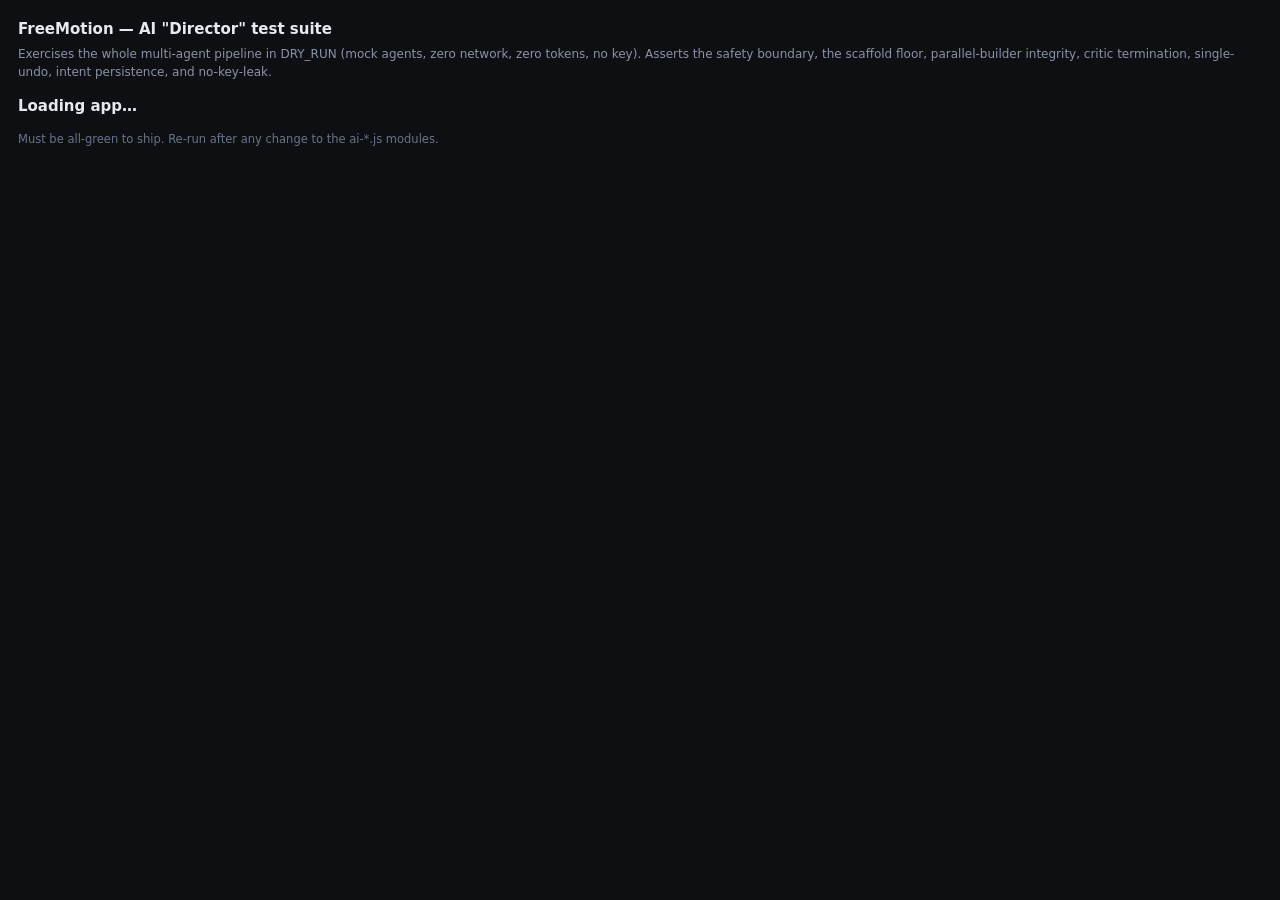
<file: FreeMotion/tests/ai.test.html>
<!doctype html>
<html lang="en">
<head>
<meta charset="utf-8">
<meta name="viewport" content="width=device-width, initial-scale=1">
<title>FreeMotion — AI Director tests</title>
<style>
  body { font: 13px/1.5 system-ui, sans-serif; background: #0d0f13; color: #e6e9ef; margin: 0; padding: 18px; }
  h1 { font-size: 15px; margin: 0 0 4px; }
  .sub { color: #8a93a6; font-size: 12px; margin-bottom: 14px; }
  #sum { font-size: 15px; font-weight: 700; margin: 10px 0 14px; }
  .pill { display: inline-block; padding: 2px 9px; border-radius: 20px; font-size: 12px; margin-right: 8px; }
  .green { background: #10331f; color: #57d98a; } .red { background: #3a1518; color: #ff7a85; }
  .row { padding: 7px 11px; border-radius: 7px; margin: 4px 0; display: flex; gap: 10px; align-items: baseline; }
  .row.ok { background: #11251a; } .row.fail { background: #2a1416; }
  .tag { font-weight: 700; flex: 0 0 46px; }
  .ok .tag { color: #57d98a; } .fail .tag { color: #ff7a85; }
  .err { color: #c98; font-size: 12px; }
  iframe { display: none; }
  .note { color: #6a7488; font-size: 11.5px; margin-top: 14px; }
</style>
</head>
<body>
  <h1>FreeMotion — AI "Director" test suite</h1>
  <div class="sub">Exercises the whole multi-agent pipeline in DRY_RUN (mock agents, zero network, zero tokens, no key). Asserts the safety boundary, the scaffold floor, parallel-builder integrity, critic termination, single-undo, intent persistence, and no-key-leak.</div>
  <div id="sum">Loading app…</div>
  <div id="list"></div>
  <div class="note">Must be all-green to ship. Re-run after any change to the ai-*.js modules.</div>
  <iframe id="app" src="../index.html"></iframe>
  <script>
    var frame = document.getElementById('app');
    var results = [];
    function ok(name) { results.push({ name: name, ok: true }); }
    function fail(name, err) { results.push({ name: name, ok: false, error: err }); }
    function check(name, cond, detail) { cond ? ok(name) : fail(name, detail || 'assertion failed'); }

    frame.addEventListener('load', async function () {
      var FM = frame.contentWindow.FM;
      try {
        if (!FM) throw new Error('FM not initialised');
        FM.ai.DRY_RUN = true;

        // 1) modules present
        ['aiManifest', 'aiOps', 'aiKey', 'aiBudget', 'aiMock', 'aiTemplates', 'ai', 'aiPanel'].forEach(function (m) {
          check('module FM.' + m + ' loaded', !!FM[m]);
        });

        // 2) validator clamps / drops bad ops
        FM.scene.layers = []; FM.scene.selectedId = null;
        var refMap = {};
        var log = FM.aiOps.applyOps([
          { op: 'addText', ref: 'a', text: '<img src=x onerror=alert(1)>', x: 540, y: 900 },
          { op: 'setProp', ref: 'a', path: 'transform.opacity', value: 5 },
          { op: 'addEffect', ref: 'a', type: 'blur', params: { radius: 999 } },
          { op: 'addEffect', ref: 'a', type: 'glitch', params: {} },
          { op: 'addEffect', ref: 'a', type: 'chromakey', params: {} },
          { op: 'addCamera', ref: 'c1' }, { op: 'addCamera', ref: 'c2' },
          { op: 'setParent', ref: 'a', parentRef: 'a' },
          { op: 'totallyFakeOp', ref: 'a' },
        ], refMap);
        var a = FM.layerById(FM.scene, refMap['a']);
        check('AI text stored as data, never markup', a && a.text === '<img src=x onerror=alert(1)>');
        check('opacity 5 clamped to 1', a && a.transform.opacity === 1);
        check('blur 999 clamped to 50', a && a.effects.find(function (e) { return e.type === 'blur'; }).params.radius === 50);
        check('unknown effect dropped', a && !a.effects.some(function (e) { return e.type === 'glitch'; }));
        check('media-only fx on text dropped', a && !a.effects.some(function (e) { return e.type === 'chromakey'; }));
        check('2nd camera refused', FM.scene.layers.filter(function (l) { return l.type === 'camera'; }).length === 1);
        check('self-parent dropped', a && !a.parent);
        check('fake op dropped', log.dropped.some(function (d) { return d.op === 'totallyFakeOp'; }));

        // 3) full dry build: scaffold floor + parallel builders + critic, one undo step
        FM.scene.layers = []; FM.scene.selectedId = null; FM.refreshAll(); FM.history.reset();
        var before = FM.scene.layers.length;
        await FM.ai.generateScene('punchy promo for my app', {}, { dryRun: true, deepPolish: true });
        var after = FM.scene.layers.length;
        check('build produced a real scene (>= 4 layers)', after >= 4, 'got ' + after);
        check('scene has a camera', FM.scene.layers.some(function (l) { return l.type === 'camera'; }));
        check('scene has a caption track', FM.scene.layers.some(function (l) { return l.captions && l.captions.length; }));
        check('intent recorded on project (survives save/undo)', !!FM.scene.project.aiIntent);

        // 4) builders wrote distinct layers (no id collisions)
        var ids = FM.scene.layers.map(function (l) { return l.id; });
        check('all layer ids unique (no builder collision)', new Set(ids).size === ids.length);

        // 5) renders to a frame without throwing
        var rendered = true;
        try { FM.ai._renderToBase64(FM.scene, 2.5); } catch (e) { rendered = false; }
        check('scene renders to a critic frame', rendered);

        // 6) one undo removes the whole build; redo restores; intent survives
        FM.history.undo();
        check('one undo removes the whole build', FM.scene.layers.length === before);
        FM.history.redo();
        check('redo restores the build', FM.scene.layers.length === after);
        check('intent survives undo/redo', !!FM.scene.project.aiIntent);

        // 6b) refine an existing scene from a plain-language tweak (its own undo step)
        var beforeRefine = FM.scene.layers.length;
        await FM.ai.refine('make the title gold and bigger');
        var t1 = FM.scene.layers.find(function (l) { return l.type === 'text' && l.name !== 'Captions'; });
        check('refine recoloured the title (gold)', t1 && t1.color === '#ffce4a');
        check('refine resized the title', t1 && t1.fontSize === 190);
        check('refine kept the layer count stable', FM.scene.layers.length === beforeRefine);
        FM.history.undo();
        var t2 = FM.scene.layers.find(function (l) { return l.type === 'text' && l.name !== 'Captions'; });
        check('refine is its own single undo step', t2 && t2.color !== '#ffce4a');
        FM.history.redo();

        // 7) BYOK key never serialized into the scene/export
        FM.aiKey.set('sk-ant-LEAKTEST-shouldnever-appear-000', false);
        var ser = JSON.stringify({ project: FM.scene.project, layers: FM.scene.layers, selectedId: FM.scene.selectedId });
        check('BYOK key absent from serialized scene', ser.indexOf('sk-ant') < 0);
        var exp = await FM.storage.serializeScene(FM.scene);
        check('BYOK key absent from project export', JSON.stringify(exp).indexOf('sk-ant') < 0);
        FM.aiKey.forget();

        // 8) no-key path falls back to a template scene
        FM.scene.layers = []; FM.scene.selectedId = null; FM.refreshAll();
        FM.ai.DRY_RUN = false;
        var tr = FM.aiTemplates.build({ subject: 'Test', aspect: '9:16' });
        check('no-key template builds an editable scene', FM.scene.layers.length >= 3 && tr.applied >= 3);
      } catch (e) {
        fail('suite crashed', (e && e.message) || String(e));
      }

      var pass = results.filter(function (r) { return r.ok; }).length;
      var green = pass === results.length;
      document.getElementById('sum').innerHTML =
        '<span class="pill ' + (green ? 'green' : 'red') + '">' + pass + '/' + results.length + (green ? ' ✓ all green' : ' ✗') + '</span>';
      document.getElementById('list').innerHTML = results.map(function (r) {
        return '<div class="row ' + (r.ok ? 'ok' : 'fail') + '">' +
          '<span class="tag">' + (r.ok ? 'PASS' : 'FAIL') + '</span>' +
          '<span>' + r.name + (r.error ? ' <span class="err">— ' + r.error + '</span>' : '') + '</span></div>';
      }).join('');
    });
  </script>
</body>
</html>
</file>
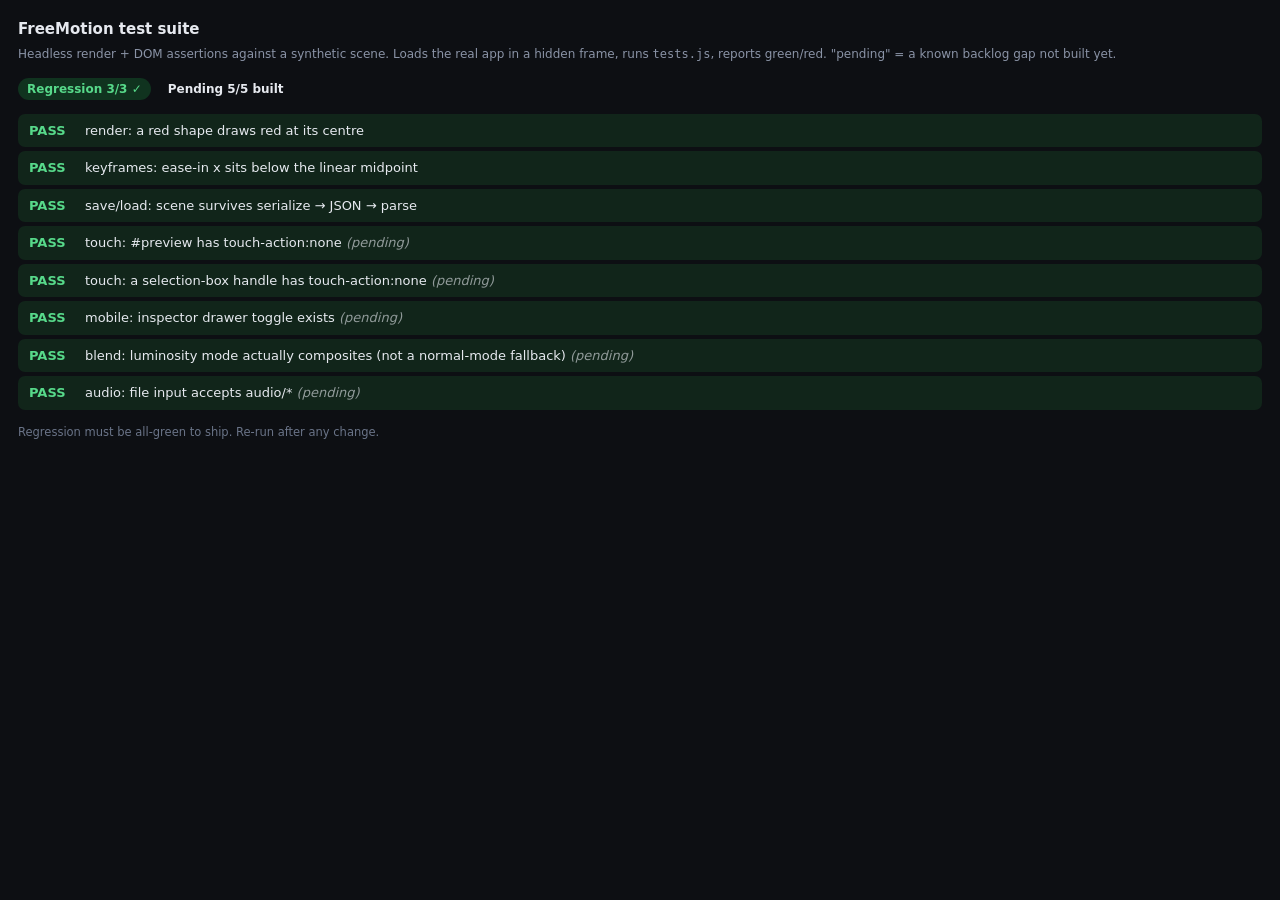
<file: FreeMotion/tests/run.html>
<!doctype html>
<html lang="en">
<head>
<meta charset="utf-8">
<meta name="viewport" content="width=device-width, initial-scale=1">
<title>FreeMotion — test runner</title>
<style>
  body { font: 13px/1.5 system-ui, sans-serif; background: #0d0f13; color: #e6e9ef; margin: 0; padding: 18px; }
  h1 { font-size: 15px; margin: 0 0 4px; }
  .sub { color: #8a93a6; font-size: 12px; margin-bottom: 14px; }
  #sum { font-size: 15px; font-weight: 700; margin: 10px 0 14px; }
  .pill { display: inline-block; padding: 2px 9px; border-radius: 20px; font-size: 12px; margin-right: 8px; }
  .green { background: #10331f; color: #57d98a; } .red { background: #3a1518; color: #ff7a85; }
  .row { padding: 7px 11px; border-radius: 7px; margin: 4px 0; display: flex; gap: 10px; align-items: baseline; }
  .row.ok { background: #11251a; } .row.fail { background: #2a1416; } .row.pend { opacity: .8; }
  .tag { font-weight: 700; flex: 0 0 46px; }
  .ok .tag { color: #57d98a; } .fail .tag { color: #ff7a85; }
  .err { color: #c98; font-size: 12px; }
  .item { color: #6a7488; }
  iframe { display: none; }
  .note { color: #6a7488; font-size: 11.5px; margin-top: 14px; }
</style>
</head>
<body>
  <h1>FreeMotion test suite</h1>
  <div class="sub">Headless render + DOM assertions against a synthetic scene. Loads the real app in a hidden frame, runs <code>tests.js</code>, reports green/red. "pending" = a known backlog gap not built yet.</div>
  <div id="sum">Loading app…</div>
  <div id="list"></div>
  <div class="note">Regression must be all-green to ship. Re-run after any change.</div>
  <iframe id="app" src="../index.html"></iframe>
  <script>
    var frame = document.getElementById('app');
    frame.addEventListener('load', function () {
      var w = frame.contentWindow;
      fetch('tests.js').then(function (r) { return r.text(); }).then(function (src) {
        var s = w.document.createElement('script'); s.textContent = src; w.document.body.appendChild(s);
        if (!w.FMTests) throw new Error('FMTests did not load (is FM initialised?)');
        return w.FMTests.run();
      }).then(function (res) {
        document.getElementById('sum').innerHTML =
          '<span class="pill ' + (res.regressionGreen ? 'green' : 'red') + '">Regression ' + res.regressionPass + '/' + res.regressionTotal + (res.regressionGreen ? ' ✓' : ' ✗') + '</span>' +
          '<span class="pill">Pending ' + res.pendingPass + '/' + res.pendingTotal + ' built</span>';
        document.getElementById('list').innerHTML = res.results.map(function (r) {
          var cls = r.ok ? 'ok' : (r.pending ? 'fail pend' : 'fail');
          return '<div class="row ' + cls + '">' +
            '<span class="tag">' + (r.ok ? 'PASS' : 'FAIL') + '</span>' +
            '<span>' + r.name + (r.pending ? ' <em style="opacity:.6">(pending)</em>' : '') +
            (r.error ? ' <span class="err">— ' + r.error + '</span>' : '') + '</span></div>';
        }).join('');
      }).catch(function (e) {
        document.getElementById('sum').innerHTML = '<span class="pill red">Error</span>' + (e && e.message || e);
      });
    });
  </script>
</body>
</html>
</file>
<file: styles.css>
/* Position Roulette — casino/neon theme (v2) */
:root {
  --bg: #0a0613;
  --panel: rgba(255,255,255,0.04);
  --panel-border: rgba(255,255,255,0.10);
  --ink: #f4eefb;
  --ink-soft: #b9a9d4;
  --pink: #ff4d8d;
  --cyan: #46d6ff;
  --gold: #ffd23f;
  --tile-h: 120px;
  --win-h: 168px;
  --shadow: 0 18px 50px rgba(0,0,0,0.5);
}
* { box-sizing: border-box; -webkit-tap-highlight-color: transparent; }
html, body { margin: 0; padding: 0; }
body {
  font-family: ui-rounded, "SF Pro Rounded", -apple-system, BlinkMacSystemFont, "Segoe UI", Roboto, system-ui, sans-serif;
  color: var(--ink);
  background:
    radial-gradient(1200px 800px at 50% -10%, #2a1146 0%, transparent 60%),
    radial-gradient(900px 700px at 90% 110%, #3a0f3a 0%, transparent 55%),
    radial-gradient(900px 700px at 5% 90%, #100a3a 0%, transparent 55%),
    var(--bg);
  min-height: 100vh; min-height: 100dvh;
  overflow-x: hidden;
}
.hidden { display: none !important; }
.muted { color: var(--ink-soft); font-weight: 400; }

/* ---------- 18+ Gate ---------- */
.gate { position: fixed; inset: 0; z-index: 50; display: flex; align-items: center; justify-content: center;
  padding: 20px; background: radial-gradient(800px 600px at 50% 20%, #1d0f33 0%, #07040f 75%); }
.gate-card { max-width: 460px; width: 100%; text-align: center; padding: 34px 28px 26px; border-radius: 22px;
  background: linear-gradient(180deg, rgba(255,255,255,0.06), rgba(255,255,255,0.02));
  border: 1px solid var(--panel-border); box-shadow: var(--shadow); }
.gate-badge { display: inline-flex; align-items: center; justify-content: center; width: 64px; height: 64px;
  margin-bottom: 8px; border-radius: 50%; font-weight: 800; font-size: 22px; letter-spacing: 1px; color: #1a0a12;
  background: radial-gradient(circle at 30% 25%, #ffe39a, var(--gold)); box-shadow: 0 0 28px rgba(255,210,63,0.55); }
.gate-card h1 { margin: 8px 0 10px; font-size: 30px; letter-spacing: 1px;
  background: linear-gradient(90deg, var(--pink), var(--gold), var(--cyan)); -webkit-background-clip: text; background-clip: text; color: transparent; }
.gate-card p { color: var(--ink-soft); font-size: 14.5px; line-height: 1.55; }
.gate-actions { display: flex; gap: 12px; justify-content: center; margin: 22px 0 6px; }
.gate-fine { font-size: 12px; opacity: 0.65; margin-top: 14px; }

/* ---------- Buttons ---------- */
.btn { border: none; cursor: pointer; font: inherit; font-weight: 700; padding: 13px 22px; border-radius: 14px;
  text-decoration: none; display: inline-flex; align-items: center; justify-content: center;
  transition: transform .12s ease, filter .2s ease; }
.btn:active { transform: translateY(1px) scale(0.99); }
.btn-primary { color: #240916; background: linear-gradient(180deg, #ff7ab0, var(--pink)); box-shadow: 0 10px 26px rgba(255,77,141,0.45); }
.btn-primary:hover { filter: brightness(1.06); }
.btn-ghost { color: var(--ink-soft); background: rgba(255,255,255,0.05); border: 1px solid var(--panel-border); }

/* ---------- App layout ---------- */
.app { max-width: 720px; margin: 0 auto; padding: max(16px, env(safe-area-inset-top)) 16px 60px; }
.topbar { display: flex; align-items: center; justify-content: space-between; gap: 12px; margin-bottom: 14px; }
.brand { display: flex; align-items: center; gap: 12px; }
.brand-coin { font-size: 34px; filter: drop-shadow(0 4px 10px rgba(255,210,63,0.4)); }
.brand-title { font-size: 18px; font-weight: 800; letter-spacing: 1.5px;
  background: linear-gradient(90deg, var(--pink), var(--gold)); -webkit-background-clip: text; background-clip: text; color: transparent; }
.brand-sub { font-size: 11px; color: var(--ink-soft); letter-spacing: 1px; text-transform: uppercase; }
.topbar-right { display: flex; align-items: center; gap: 8px; }
.icon-btn { width: 42px; height: 42px; border-radius: 12px; cursor: pointer; background: var(--panel);
  border: 1px solid var(--panel-border); font-size: 18px; color: var(--ink); }
.icon-btn[data-on="false"] { opacity: 0.5; }

/* ---------- People selector ---------- */
.people { display: flex; gap: 8px; margin-bottom: 14px; }
.people-btn { flex: 1; cursor: pointer; border: 1px solid var(--panel-border); background: var(--panel);
  color: var(--ink-soft); border-radius: 14px; padding: 10px 4px; text-align: center; transition: all .15s ease; }
.people-btn .pe { font-size: 22px; display: block; line-height: 1.1; }
.people-btn .pl { font-size: 11px; font-weight: 700; letter-spacing: .5px; margin-top: 2px; }
.people-btn[data-on="true"] { color: #160a14; border-color: transparent;
  background: linear-gradient(180deg, #ff7ab0, var(--pink)); box-shadow: 0 8px 20px rgba(255,77,141,0.4); }

/* ---------- Filters ---------- */
.filters { background: var(--panel); border: 1px solid var(--panel-border); border-radius: 16px; margin-bottom: 16px; overflow: hidden; }
.filters-head { width: 100%; display: flex; align-items: center; justify-content: space-between; cursor: pointer;
  background: none; border: none; color: var(--ink); font: inherit; font-weight: 700; padding: 14px; }
.filters-summary { color: var(--ink-soft); font-weight: 400; font-size: 13px; margin-left: 6px; }
.caret { transition: transform .2s ease; color: var(--ink-soft); }
.caret.open { transform: rotate(180deg); }
.filters-body { padding: 0 14px 14px; }
.chips { display: flex; flex-wrap: wrap; gap: 8px; }
.chip { cursor: pointer; border: 1px solid var(--panel-border); background: rgba(255,255,255,0.04); color: var(--ink-soft);
  padding: 7px 13px; border-radius: 999px; font-size: 13px; font-weight: 700; transition: all .15s ease; user-select: none; }
.chip[data-on="true"] { color: #160a14; }
.filters-tools { display: flex; gap: 8px; margin-top: 10px; }
.mini-btn { cursor: pointer; font: inherit; font-size: 12px; font-weight: 700; color: var(--ink-soft);
  background: rgba(255,255,255,0.05); border: 1px solid var(--panel-border); border-radius: 8px; padding: 5px 12px; }
.diff-filter { margin-top: 14px; font-size: 13px; color: var(--ink-soft); }
.diff-filter strong { color: var(--gold); }
.diff-filter input[type=range] { width: 100%; margin-top: 8px; accent-color: var(--pink); }
.switch-row { display: flex; align-items: center; gap: 10px; margin-top: 12px; font-size: 13.5px; cursor: pointer; }
.switch-row input { width: 18px; height: 18px; accent-color: var(--pink); flex: 0 0 auto; }

/* ---------- Slot machine ---------- */
.machine { text-align: center; }
.machine-frame { position: relative; padding: 14px; border-radius: 22px;
  background: linear-gradient(180deg, #2a153f, #160a26); border: 2px solid rgba(255,210,63,0.35);
  box-shadow: var(--shadow), inset 0 0 40px rgba(155,92,255,0.18); }
.bulbs { height: 10px; border-radius: 6px; background-image: radial-gradient(circle, var(--gold) 0 2.4px, transparent 3px);
  background-size: 18px 10px; background-position: center; background-repeat: repeat-x; animation: marquee 1s linear infinite; opacity: 0.9; }
.bulbs-bottom { animation-direction: reverse; }
@keyframes marquee { to { background-position: 18px 0; } }
.reel-window { position: relative; height: var(--win-h); overflow: hidden; margin: 12px 0; border-radius: 14px;
  background: radial-gradient(circle at 50% 50%, #1c1030, #0c0718); border: 1px solid rgba(255,255,255,0.08);
  box-shadow: inset 0 0 30px rgba(0,0,0,0.7); }
.reel { position: absolute; top: 0; left: 0; right: 0; will-change: transform; }
.reel.blur .tile { filter: blur(1.5px); }
.tile { height: var(--tile-h); display: flex; align-items: center; gap: 14px; padding: 0 18px; position: relative;
  border-bottom: 1px dashed rgba(255,255,255,0.06); }
.tile.placeholder { justify-content: center; color: var(--ink-soft); font-weight: 700; letter-spacing: 1px; }
.tile-stripe { position: absolute; left: 0; top: 14px; bottom: 14px; width: 5px; border-radius: 4px; }
.tile-fig { width: 96px; height: 80px; flex: 0 0 auto; }
.tile-fig svg { width: 100%; height: 100%; }
.tile-info { text-align: left; flex: 1; min-width: 0; }
.tile-name { font-size: 19px; font-weight: 800; letter-spacing: .3px; }
.tile-cat { font-size: 11px; letter-spacing: 1px; text-transform: uppercase; color: var(--ink-soft); }
.tile-pips { display: flex; gap: 4px; margin-top: 6px; }
.tile-pips i { width: 18px; height: 6px; border-radius: 3px; background: rgba(255,255,255,0.14); }
.reel-center { position: absolute; left: 6px; right: 6px; top: calc((var(--win-h) - var(--tile-h)) / 2); height: var(--tile-h);
  border-radius: 12px; pointer-events: none; border: 2px solid rgba(255,210,63,0.7);
  box-shadow: 0 0 22px rgba(255,210,63,0.35), inset 0 0 24px rgba(255,210,63,0.10); }
.reel-fade { position: absolute; left: 0; right: 0; height: 46px; pointer-events: none; z-index: 2; }
.reel-fade-top { top: 0; background: linear-gradient(180deg, #0c0718, transparent); }
.reel-fade-bottom { bottom: 0; background: linear-gradient(0deg, #0c0718, transparent); }
.lever { position: relative; margin-top: 20px; cursor: pointer; border: none; color: #2a0712; width: 200px; max-width: 80%;
  font: inherit; padding: 16px 0 12px; border-radius: 18px;
  background: linear-gradient(180deg, #ffe39a 0%, var(--gold) 45%, #e0a900 100%);
  box-shadow: 0 14px 0 #9c7400, 0 22px 38px rgba(255,210,63,0.35); transition: transform .08s ease, box-shadow .08s ease; }
.lever:hover { filter: brightness(1.04); }
.lever:active, .lever.pressed { transform: translateY(10px); box-shadow: 0 4px 0 #9c7400, 0 10px 22px rgba(255,210,63,0.3); }
.lever:disabled { cursor: default; filter: grayscale(0.4) brightness(0.85); }
.lever-text { display: block; font-size: 26px; font-weight: 900; letter-spacing: 3px; }
.lever-sub { display: block; font-size: 11px; font-weight: 700; opacity: 0.7; letter-spacing: 2px; text-transform: uppercase; }
.empty-msg { margin-top: 16px; color: var(--gold); font-weight: 700; }

/* ---------- Result ---------- */
.result { margin-top: 24px; display: grid; grid-template-columns: 220px 1fr; gap: 20px;
  background: var(--panel); border: 1px solid var(--panel-border); border-radius: 20px; padding: 20px;
  animation: pop .45s cubic-bezier(.2,.9,.25,1.4); }
@keyframes pop { from { opacity: 0; transform: scale(.94) translateY(10px); } to { opacity: 1; transform: none; } }
.result-figure { display: flex; flex-direction: column; align-items: center; gap: 10px; }
.result-svg { width: 100%; aspect-ratio: 6 / 5; border-radius: 16px; padding: 8px; display: flex; align-items: center; justify-content: center;
  background: radial-gradient(circle at 50% 40%, #1d1233, #0d0820); border: 1px solid rgba(255,255,255,0.08); }
.result-svg svg { width: 100%; height: 100%; }
.pf-svg .pf-figure { filter: drop-shadow(0 3px 3px rgba(0,0,0,0.35)); }
.pf-svg.neon .pf-figure path { filter: drop-shadow(0 0 4px rgba(255,255,255,0.25)); }
.legend { font-size: 11px; color: var(--ink-soft); display: flex; flex-wrap: wrap; align-items: center; gap: 4px 10px; justify-content: center; }
.legend span { display: inline-flex; align-items: center; gap: 5px; }
.legend i { width: 10px; height: 10px; border-radius: 50%; display: inline-block; }
.result-toprow { display: flex; align-items: flex-start; justify-content: space-between; gap: 10px; }
.result-cats { display: flex; flex-wrap: wrap; gap: 6px; margin-bottom: 6px; }
.cat-tag { font-size: 11px; font-weight: 800; letter-spacing: 1px; text-transform: uppercase; padding: 4px 10px; border-radius: 999px; color: #160a14; }
.result-actions { display: flex; gap: 6px; flex: 0 0 auto; }
.round-btn { width: 38px; height: 38px; border-radius: 50%; cursor: pointer; font-size: 17px;
  background: rgba(255,255,255,0.05); border: 1px solid var(--panel-border); filter: grayscale(1) opacity(0.7); transition: all .15s; }
.round-btn:hover { filter: none; }
.round-btn[data-on="true"] { filter: none; background: rgba(255,210,63,0.18); border-color: rgba(255,210,63,0.5); }
.round-btn.ban[data-on="true"] { background: rgba(255,77,110,0.18); border-color: rgba(255,77,110,0.5); }
.result-name { margin: 2px 0 4px; font-size: 30px; font-weight: 900; letter-spacing: .5px; }
.result-tagline { margin: 0 0 16px; color: var(--ink-soft); font-size: 15px; }
.modifier { margin: -6px 0 16px; padding: 11px 14px; border-radius: 12px;
  background: rgba(70,214,255,0.10); border: 1px dashed rgba(70,214,255,0.5); }
.modifier-head { font-size: 12px; font-weight: 800; color: var(--cyan); letter-spacing: .3px; margin-bottom: 8px; }
.modifier-note { color: var(--ink-soft); font-weight: 600; }
.modifier-body { display: flex; align-items: center; gap: 10px; font-size: 14.5px; font-weight: 600; }
.modifier-kind { font-size: 10px; font-weight: 800; letter-spacing: 1px; text-transform: uppercase; color: #0a0613;
  background: var(--cyan); padding: 3px 8px; border-radius: 999px; flex: 0 0 auto; }
.diff-block { display: flex; align-items: center; gap: 10px; margin-bottom: 18px; flex-wrap: wrap; }
.diff-label { font-size: 12px; letter-spacing: 1px; text-transform: uppercase; color: var(--ink-soft); }
.diff-bar { display: flex; gap: 5px; }
.diff-bar span { width: 30px; height: 12px; border-radius: 4px; background: rgba(255,255,255,0.12);
  transform: scaleX(0); transform-origin: left; transition: transform .3s ease; }
.diff-bar span.on { transform: scaleX(1); }
.diff-word { font-weight: 800; font-size: 13px; }
.howto-title { margin: 0 0 8px; font-size: 14px; letter-spacing: 1.5px; text-transform: uppercase; color: var(--gold); }
.steps { margin: 0 0 16px; padding-left: 20px; }
.steps li { margin-bottom: 8px; line-height: 1.5; font-size: 14.5px; }
.tip { background: rgba(255,210,63,0.10); border: 1px solid rgba(255,210,63,0.3); border-radius: 12px; padding: 12px 14px; font-size: 13.5px; line-height: 1.5; }
.tip::before { content: "💡 Tip — "; font-weight: 800; color: var(--gold); }
.again-btn { margin-top: 18px; width: 100%; }

/* ---------- History / Favorites ---------- */
.history { margin-top: 26px; }
.history-label { font-size: 11px; letter-spacing: 1.5px; text-transform: uppercase; color: var(--ink-soft); margin-bottom: 8px; }
.history-chips { display: flex; flex-wrap: wrap; gap: 8px; }
.hchip { font-size: 12px; font-weight: 700; padding: 6px 12px; border-radius: 999px; background: rgba(255,255,255,0.05);
  border: 1px solid var(--panel-border); color: var(--ink-soft); cursor: pointer; }
.hchip:hover { color: var(--ink); border-color: rgba(255,255,255,0.25); }
.empty-note { font-size: 12px; color: var(--ink-soft); opacity: 0.6; }
.foot { margin-top: 30px; text-align: center; color: var(--ink-soft); font-size: 12.5px; opacity: 0.8; }
.confetti { position: fixed; inset: 0; pointer-events: none; z-index: 40; }

/* ---------- Discreet cover ---------- */
.cover { position: fixed; inset: 0; z-index: 60; background: #05060a; color: #cdd3df;
  display: flex; flex-direction: column; align-items: center; justify-content: center; gap: 8px; }
.cover-clock { font-size: 64px; font-weight: 300; letter-spacing: 1px; font-variant-numeric: tabular-nums; }
.cover-hint { font-size: 12px; opacity: 0.35; }

/* hidden iOS haptic helper */
.haptic-switch { position: absolute; width: 0; height: 0; overflow: hidden; opacity: 0; pointer-events: none; }

/* ---------- Tabs ---------- */
.tabs { display: flex; gap: 8px; margin-bottom: 14px; }
.tab { flex: 1; cursor: pointer; font: inherit; font-weight: 800; font-size: 14px; padding: 11px; border-radius: 12px;
  background: var(--panel); border: 1px solid var(--panel-border); color: var(--ink-soft); transition: all .15s; }
.tab[data-on="true"] { color: #160a14; border-color: transparent;
  background: linear-gradient(180deg, #ffe39a, var(--gold)); box-shadow: 0 8px 20px rgba(255,210,63,0.3); }

/* ---------- Dual difficulty range ---------- */
.dual-range { display: flex; align-items: center; gap: 10px; margin-top: 8px; }
.dr-label { font-size: 11px; width: 28px; color: var(--ink-soft); text-transform: uppercase; letter-spacing: 1px; }
.dual-range input[type=range] { flex: 1; accent-color: var(--pink); }
.diff-filter strong { color: var(--gold); }

/* ---------- Browse view ---------- */
.browse-controls { display: flex; align-items: center; gap: 12px; margin-bottom: 14px; }
.browse-search { flex: 1; font: inherit; font-size: 15px; padding: 12px 14px; border-radius: 12px; color: var(--ink);
  background: var(--panel); border: 1px solid var(--panel-border); }
.browse-search::placeholder { color: var(--ink-soft); }
.browse-count { font-size: 12px; color: var(--ink-soft); white-space: nowrap; }
.catalog { display: grid; grid-template-columns: repeat(2, 1fr); gap: 12px; }
.cat-group-title { grid-column: 1 / -1; font-size: 12px; letter-spacing: 1.5px; text-transform: uppercase;
  color: var(--gold); margin: 12px 0 2px; }
.cat-card { display: flex; gap: 12px; align-items: center; cursor: pointer; text-align: left; font: inherit; color: var(--ink);
  background: var(--panel); border: 1px solid var(--panel-border); border-radius: 14px; padding: 10px; transition: all .15s; }
.cat-card:hover { border-color: rgba(255,255,255,0.25); transform: translateY(-2px); }
.cat-card.banned { opacity: 0.45; }
.cat-card-fig { width: 72px; height: 60px; flex: 0 0 auto;
  background: radial-gradient(circle at 50% 40%, #1d1233, #0d0820); border-radius: 10px; }
.cat-card-fig svg { width: 100%; height: 100%; }
.cat-card-info { min-width: 0; }
.cat-card-name { font-size: 15px; font-weight: 800; line-height: 1.15; }
.cat-card-meta { font-size: 11px; color: var(--ink-soft); margin-top: 3px; }
.cat-card-pips { display: flex; gap: 3px; margin-top: 6px; }
.cat-card-pips i { width: 14px; height: 5px; border-radius: 3px; background: rgba(255,255,255,0.14); }
.browse-empty { grid-column: 1 / -1; text-align: center; color: var(--ink-soft); padding: 40px 10px; }

/* ---------- Responsive ---------- */
@media (max-width: 560px) {
  .catalog { grid-template-columns: 1fr; }
  .result { grid-template-columns: 1fr; }
  .result-figure { max-width: 240px; margin: 0 auto; }
  .result-name { font-size: 26px; }
  .brand-sub { display: none; }
  .tile-name { font-size: 17px; }
  .people-btn .pl { font-size: 10px; }
}
</file>
<file: FreeMotion/styles.css>
:root {
  /* Palette matched to real Alight Motion screenshots (see reference/AM-LAYOUT.md): dark navy + teal accent */
  --bg: #0e1320;
  --stage: #0a0e17;
  --panel: #161c28;
  --panel-2: #1e2533;
  --panel-3: #283143;
  --line: #2b3547;
  --line-soft: #1f2734;
  --text: #eef2f8;
  --text-dim: #8b96a8;
  --text-faint: #59647a;
  --accent: #29d9bb;
  --accent-2: #18b89c;
  --am-green: #1ed760;   /* AM's brighter add/export green (FAB + export button) */
  --accent-soft: rgba(41, 217, 187, .15);
  --kf: #ffce4a;
  --good: #4cd497;
  --radius: 10px;
  --radius-sm: 7px;
  --head-w: 104px;   /* timeline track-head: eye + thumb + solo (the NAME is on the clip now, not here) */
}

* { box-sizing: border-box; }
html, body { margin: 0; height: 100%; }
body {
  font-family: -apple-system, BlinkMacSystemFont, "SF Pro Display", "Segoe UI", Inter, sans-serif;
  background: var(--bg);
  color: var(--text);
  font-size: 13px;
  overflow: hidden;
  -webkit-user-select: none;
  user-select: none;
  -webkit-font-smoothing: antialiased;
}

#app {
  display: grid;
  grid-template-rows: 50px 1fr 232px;
  grid-template-columns: minmax(0, 1fr);   /* cap the single column at the viewport so the 1080px canvas can't blow the layout wider than the screen */
  height: 100vh;
  width: 100%;
  overflow: hidden;
}

/* ---------- top bar ---------- */
#topbar {
  display: flex;
  align-items: center;
  gap: 16px;
  padding: 0 16px;
  background: linear-gradient(180deg, #161a21, #12151b);
  border-bottom: 1px solid var(--line);
}
.brand { font-weight: 700; font-size: 15px; letter-spacing: .2px; display: flex; align-items: baseline; gap: 7px; flex: 0 0 auto; white-space: nowrap; }
.brand .ver { color: var(--text-dim); font-weight: 600; font-size: 10px; white-space: nowrap; border: 1px solid var(--line); border-radius: 999px; padding: 2px 8px; transition: color .12s, border-color .12s, background .12s; }
.brand .ver::before { content: '↻ '; opacity: .8; }
.brand .ver:hover { color: var(--accent); border-color: var(--accent); background: rgba(41,217,187,.08); }
.top-actions { display: flex; align-items: center; gap: 9px; flex: 1; }
.spacer { flex: 1; }
.proj-name {
  background: transparent; border: 1px solid transparent; color: var(--text);
  font-size: 13px; font-weight: 600; text-align: center;
  padding: 6px 10px; border-radius: 7px; min-width: 90px; max-width: 240px;
}
.proj-name:hover { background: var(--panel-2); }
.proj-name:focus { background: var(--bg); border-color: var(--accent); outline: none; }

.btn {
  display: inline-flex;
  align-items: center;
  gap: 7px;
  background: var(--panel-2);
  color: var(--text);
  border: 1px solid var(--line);
  border-radius: var(--radius-sm);
  padding: 8px 13px;
  font-size: 12.5px;
  font-weight: 500;
  cursor: pointer;
  transition: background .12s, border-color .12s, transform .04s;
}
.ico { width: 15px; height: 15px; flex: 0 0 auto; }
.icon-btn {
  display: inline-flex; align-items: center; justify-content: center;
  width: 31px; height: 31px; border-radius: 7px;
  background: var(--panel-2); border: 1px solid var(--line); color: var(--text-dim);
  font-size: 17px; line-height: 1; cursor: pointer; transition: background .12s, color .12s;
}
.icon-btn:hover { background: var(--panel-3); color: var(--text); }
.icon-btn.active { background: var(--accent-soft); border-color: var(--accent); color: var(--accent); }
.tb-divider { width: 1px; height: 22px; background: var(--line); margin: 0 3px; }
.btn:hover { background: var(--panel-3); border-color: #333a47; }
.btn:active { transform: translateY(1px); }
.btn:disabled { opacity: .55; cursor: default; }
.btn-accent {
  background: linear-gradient(180deg, var(--accent), var(--accent-2));
  border-color: var(--accent-2);
  color: #06231d;
  font-weight: 600;
  box-shadow: 0 2px 10px rgba(24, 184, 156, .35);
}
.btn-accent:hover { filter: brightness(1.08); background: linear-gradient(180deg, var(--accent), var(--accent-2)); }

/* ---------- main 3-column ---------- */
#main {
  display: grid;
  grid-template-columns: minmax(0, 1fr) 286px;
  min-height: 0;
  min-width: 0;
}
.panel { background: var(--panel); overflow-y: auto; }
#layers-panel { border-right: 1px solid var(--line); }
#inspector-panel { border-left: 1px solid var(--line); }
.panel-title {
  font-size: 10.5px; text-transform: uppercase; letter-spacing: .8px;
  color: var(--text-faint); padding: 13px 14px 8px; font-weight: 700;
}

/* ---------- stage / canvas ---------- */
#stage {
  position: relative;
  display: flex; align-items: center; justify-content: center;
  background: var(--stage);
  min-width: 0; overflow: hidden;
}
#stage::before {
  content: ""; position: absolute; inset: 0;
  background: radial-gradient(circle at 50% 38%, rgba(41,217,187,.05), transparent 60%);
  pointer-events: none;
}
/* Canvas-wrap holds the comp's aspect ratio so the preview always CONTAINS within the stage
   (fits the limiting dimension, centred, never clipped) for ANY comp aspect or stage size.
   #preview fills the wrap exactly so the on-canvas selection box (offset from the wrap) stays aligned. */
#canvas-wrap { position: relative; aspect-ratio: var(--comp-ar, 9 / 16); max-width: 92%; max-height: 92%; }
#preview {
  display: block;
  width: 100%; height: 100%;
  background: #000;
  box-shadow: 0 12px 48px rgba(0,0,0,.6);
  border-radius: 4px;
  cursor: default;
}
#select-box {
  position: absolute; box-sizing: border-box;
  border: 1px solid var(--accent);
  pointer-events: none; z-index: 3;
  box-shadow: 0 0 0 1px rgba(0,0,0,.35);
}
.snap-guide { position: absolute; background: var(--accent); pointer-events: none; z-index: 4; box-shadow: 0 0 5px rgba(41,217,187,.7); }
.snap-guide.v { top: 0; bottom: 0; width: 1px; }
.snap-guide.h { left: 0; right: 0; height: 1px; }
.sb-handle {
  position: absolute; width: 10px; height: 10px; box-sizing: border-box;
  background: #fff; border: 1px solid var(--accent); border-radius: 2px;
  pointer-events: auto; box-shadow: 0 1px 2px rgba(0,0,0,.45);
}
/* Enlarge the TOUCH target without moving the visible 10px dot — a fingertip is ~40px, so on a ~380px
   phone the bare handle is ~4x too small and taps land on the canvas (move/deselect) instead of resize. */
.sb-handle::before, .sb-rot::before { content: ""; position: absolute; inset: -14px; }

/* ===== Move & Transform panel (Alight Motion mode-rail editor) ===== */
.mt-panel { display: flex; gap: 9px; align-items: stretch; padding: 6px 2px 10px; }
.mt-rail { display: flex; flex-direction: column; gap: 9px; justify-content: center; }
.mt-rail button { width: 38px; height: 38px; border-radius: 10px; border: 1px solid var(--line); background: var(--panel-2); color: #9fb0c4; display: flex; align-items: center; justify-content: center; cursor: pointer; padding: 0; flex: none; }
.mt-rail button svg { width: 21px; height: 21px; }
.mt-rail button.on { color: var(--accent); border-color: rgba(41,217,187,.55); background: rgba(41,217,187,.13); box-shadow: inset 0 0 0 1px rgba(41,217,187,.45); }
.mt-kf { font-size: 15px; line-height: 1; }
.mt-kf.active { color: var(--accent); }
/* Playhead sits ON an existing keyframe → amber (var(--kf)), same signal as every other kf button:
   pressing now DELETES that keyframe. Otherwise pressing adds one. */
.mt-kf.here { color: var(--kf); background: rgba(255,206,74,.16); border-color: var(--kf); }
.mt-center { flex: 1; display: flex; flex-direction: column; gap: 10px; min-width: 0; }
.mt-values { display: flex; gap: 8px; align-items: flex-start; justify-content: center; }
.mt-vbox { flex: 1; min-width: 0; display: flex; flex-direction: column; align-items: center; gap: 3px; }
.mt-vbox-val { width: 100%; box-sizing: border-box; text-align: center; font-size: 18px; font-weight: 600; color: var(--accent); background: var(--panel-2); border: 1px solid var(--line); border-radius: 8px; padding: 8px 4px; cursor: ew-resize; user-select: none; font-variant-numeric: tabular-nums; touch-action: none; }
.mt-vbox-val.editing { outline: 2px solid var(--accent); outline-offset: -1px; cursor: text; color: #fff; }
.mt-vbox-lab { font-size: 11px; color: #7d8ca5; }
.mt-link { width: 32px !important; height: 32px !important; align-self: center; margin-top: 4px; flex: none; }
.mt-link.on { color: var(--accent); border-color: rgba(41,217,187,.5); }
/* Edit Shape (media) = Size editor: the two AM top-right toggles + Width/Height boxes. */
.es-media { flex-direction: column; gap: 8px; }
.es-toprow { display: flex; justify-content: flex-end; gap: 8px; }
.es-toggle { width: 42px; height: 34px; border-radius: 9px; border: 1px solid var(--line); background: var(--panel-2); color: #9fb0c4; display: flex; align-items: center; justify-content: center; cursor: pointer; padding: 0; flex: none; }
.es-toggle svg { width: 20px; height: 20px; }
.es-toggle.on { color: var(--accent); border-color: rgba(41,217,187,.55); background: rgba(41,217,187,.13); box-shadow: inset 0 0 0 1px rgba(41,217,187,.45); }
.es-body { display: flex; gap: 9px; align-items: stretch; }
.es-boxes { display: flex; gap: 10px; }
/* Edit Shape header: back button on the left, the two crop toggles pinned top-RIGHT (AM). */
.cat-head-row { display: flex; align-items: center; gap: 8px; }
.cat-back-flex { flex: 1 1 auto; min-width: 0; }
.cat-head-row .es-toprow { flex: none; }
.es-crop-tools { display: flex; gap: 8px; margin-top: 12px; }
.es-freecrop { display: inline-flex; align-items: center; justify-content: center; gap: 7px; flex: 1; }
.es-freecrop svg { width: 17px; height: 17px; }
.es-cropreset { flex: none; }
.mt-control { flex: 1; min-height: 124px; display: flex; flex-direction: column; gap: 8px; }
.mt-control-dual { gap: 14px; justify-content: center; }
/* 2D move trackpad */
.mt-trackpad { flex: 1; position: relative; border-radius: 12px; background: var(--panel-2); display: flex; align-items: center; justify-content: center; min-height: 124px; touch-action: none; cursor: grab; overflow: hidden; }
.mt-trackpad:active { cursor: grabbing; }
.mt-trackpad-hint { color: #56657c; font-size: 13px; pointer-events: none; }
.mt-trackpad::before, .mt-trackpad::after { content: ''; position: absolute; width: 20px; height: 20px; border: 2px solid #475774; }
.mt-trackpad::before { left: 12px; top: 12px; border-right: 0; border-bottom: 0; border-radius: 6px 0 0 0; }
.mt-trackpad::after { right: 12px; bottom: 12px; border-left: 0; border-top: 0; border-radius: 0 0 6px 0; }
/* rotation dial */
.mt-dial { flex: 1; display: flex; align-items: center; justify-content: center; min-height: 124px; }
.mt-dial-ring { position: relative; width: 140px; height: 140px; border-radius: 50%; border: 1px solid var(--line); background: var(--panel-2); touch-action: none; cursor: pointer; }
.mt-dial-knob { position: absolute; width: 22px; height: 22px; border-radius: 50%; background: #fff; transform: translate(-50%,-50%); box-shadow: 0 1px 4px rgba(0,0,0,.55); }
.mt-dial-read { position: absolute; inset: 0; display: flex; align-items: center; justify-content: center; font-size: 22px; font-weight: 600; color: var(--accent); pointer-events: none; }
/* horizontal tick scrubber */
.mt-scrub { position: relative; height: 92px; border-radius: 10px; background: var(--panel-2); overflow: hidden; touch-action: none; cursor: ew-resize; background-image: repeating-linear-gradient(90deg, rgba(255,255,255,.09) 0 1px, transparent 1px 9px); }
.mt-control-dual .mt-scrub { height: 66px; }
.mt-scrub-mid { position: absolute; left: 50%; top: 0; bottom: 0; width: 2px; background: var(--accent); transform: translateX(-50%); }
.mt-scrub-ticks { display: none; }

/* ===== Easing Curve editor — rendered INLINE inside the Move & Transform panel (AM-style), not a separate screen ===== */
.es-inline { display: flex; flex-direction: column; gap: 8px; padding: 2px 0 6px; }
.es-main { display: flex; align-items: center; justify-content: center; gap: 12px; min-height: 0; }
.es-graph { position: relative; flex: 1; min-width: 0; max-width: 300px; display: flex; align-items: center; justify-content: center; }
.es-canvas { width: 100%; max-width: 280px; aspect-ratio: 1 / 1; border-radius: 12px; touch-action: none; }
.es-hint { color: #7d8ca5; font-size: 13px; text-align: center; padding: 20px; line-height: 1.5; }
.es-presets { display: flex; flex-direction: column; gap: 9px; }
.es-preset { width: 46px; height: 36px; border-radius: 9px; border: 1px solid var(--line); background: var(--panel-2); display: flex; align-items: center; justify-content: center; cursor: pointer; padding: 0; }
.es-preset.on { border-color: var(--accent); background: rgba(41,217,187,.14); box-shadow: inset 0 0 0 1px rgba(41,217,187,.5); }
.es-carousel { display: flex; align-items: center; justify-content: center; gap: 12px; padding: 2px 0; }
.es-car-arrow { width: 34px; height: 34px; border-radius: 8px; border: 1px solid var(--line); background: var(--panel-2); color: #9fb0c4; font-size: 20px; line-height: 1; cursor: pointer; }
.es-car-label { min-width: 150px; text-align: center; color: #b8c4d6; font-size: 14px; }
.es-foot { display: flex; align-items: center; justify-content: center; gap: 14px; padding: 4px 0 0; }
.es-loop { width: 40px; height: 40px; border-radius: 10px; border: 1px solid var(--line); background: var(--panel-2); color: #9fb0c4; font-size: 20px; line-height: 1; cursor: pointer; }
.es-loop.on { color: var(--accent); border-color: rgba(41,217,187,.5); background: rgba(41,217,187,.12); }

/* ===== Volume panel (keyframeable audio level + easing) ===== */
.vol-panel .mt-center { gap: 12px; }
.vol-control { display: flex; flex-direction: column; gap: 11px; width: 100%; }
.vol-slider-row { display: flex; align-items: center; gap: 11px; }
.vol-mute { width: 38px; height: 38px; flex: none; display: inline-flex; align-items: center; justify-content: center; background: var(--panel-2); border: 1px solid var(--line); border-radius: 10px; color: #b8c4d6; cursor: pointer; }
.vol-mute svg { width: 20px; height: 20px; fill: none; stroke: currentColor; stroke-width: 1.7; }
.vol-mute:hover { color: var(--accent); border-color: rgba(41,217,187,.5); }
.vol-slider { flex: 1; min-width: 0; -webkit-appearance: none; appearance: none; height: 8px; border-radius: 5px; background: var(--line); outline: none; cursor: pointer; }
.vol-slider::-webkit-slider-thumb { -webkit-appearance: none; appearance: none; width: 26px; height: 26px; border-radius: 50%; background: var(--accent); border: 3px solid #0c1016; box-shadow: 0 1px 4px rgba(0,0,0,.4); cursor: pointer; }
.vol-slider::-moz-range-thumb { width: 22px; height: 22px; border-radius: 50%; background: var(--accent); border: 3px solid #0c1016; cursor: pointer; }

/* ===== Paste Style picker (AM) ===== */
.ps-overlay { position: fixed; inset: 0; z-index: 80; display: flex; align-items: center; justify-content: center; background: rgba(0,0,0,.5); padding: 18px; }
.ps-card { background: #1b2233; border: 1px solid var(--line); border-radius: 18px; padding: 16px; width: min(340px, 88vw); box-shadow: 0 22px 54px rgba(0,0,0,.55); }
.ps-title { display: flex; align-items: center; gap: 8px; font-size: 17px; font-weight: 600; color: var(--text); margin: 2px 4px 14px; }
.ps-grid { display: grid; grid-template-columns: repeat(3, 1fr); gap: 10px; }
.ps-cat { aspect-ratio: 1 / 1; display: flex; align-items: center; justify-content: center; background: var(--panel-2); border: 1px solid var(--line); border-radius: 13px; color: #8d9bb2; cursor: pointer; transition: background .12s, color .12s, border-color .12s; }
.ps-cat svg { width: 30px; height: 30px; fill: none; stroke: currentColor; stroke-width: 1.7; }
.ps-cat.on { color: var(--accent); border-color: rgba(41,217,187,.55); background: rgba(41,217,187,.12); }
.ps-cat.dis { opacity: .32; pointer-events: none; }
.ps-aa { font-size: 23px; font-weight: 700; letter-spacing: -1px; }
.ps-foot { display: flex; justify-content: flex-end; align-items: center; gap: 22px; margin-top: 16px; padding: 2px 6px 0; }
.ps-cancel { background: none; border: none; color: var(--text-dim); font-size: 15px; cursor: pointer; padding: 4px; }
.ps-cancel:hover { color: var(--text); }
.ps-paste { background: none; border: none; color: var(--accent); font-size: 15px; font-weight: 700; cursor: pointer; padding: 4px; }
.sb-nw { left: -5px; top: -5px; cursor: nwse-resize; }
.sb-ne { right: -5px; top: -5px; cursor: nesw-resize; }
.sb-se { right: -5px; bottom: -5px; cursor: nwse-resize; }
.sb-sw { left: -5px; bottom: -5px; cursor: nesw-resize; }
.sb-rot { left: 50%; top: -28px; margin-left: -5px; width: 10px; height: 10px; border-radius: 50%; cursor: grab; }
.sb-rot::after {
  content: ""; position: absolute; left: 50%; top: 9px;
  width: 1px; height: 16px; background: var(--accent);
  transform: translateX(-50%); z-index: -1;
}
#drop-hint {
  position: absolute; inset: 0;
  display: flex; flex-direction: column; gap: 14px;
  align-items: center; justify-content: center;
  color: var(--text-dim); text-align: center; line-height: 1.5;
  pointer-events: none;
}
.dh-icon { font-size: 44px; opacity: .85; }
#stage.dragover { box-shadow: inset 0 0 0 2px var(--accent); }

/* AM right-side view toolbar (fit · grid · layers · camera · zoom). Docked over the canvas right edge. */
#view-bar {
  position: absolute; top: 6px; right: 6px; bottom: 6px; width: 46px; z-index: 20;
  display: flex; flex-direction: column; align-items: center; gap: 4px; padding: 8px 0;
  background: rgba(18,24,36,.9); border: 1px solid var(--line); border-radius: 13px;
  backdrop-filter: blur(6px); -webkit-backdrop-filter: blur(6px);
}
#view-bar.hidden { display: none; }
.vb-btn {
  width: 38px; height: 38px; display: flex; align-items: center; justify-content: center;
  background: transparent; border: none; color: var(--text); border-radius: 9px; cursor: pointer;
}
.vb-btn svg { width: 23px; height: 23px; }
.vb-btn:hover { background: rgba(255,255,255,.08); }
.vb-btn.on { color: var(--accent); }
.vb-btn:disabled { opacity: .35; cursor: default; }
#vb-zoom {
  margin-top: auto; display: flex; flex-direction: column; align-items: center;
  background: var(--panel-2); border: 1px solid var(--line); border-radius: 10px; padding: 3px 0; width: 38px;
}
.vb-z { width: 34px; height: 26px; background: none; border: none; color: var(--text); font-size: 18px; line-height: 1; cursor: pointer; }
.vb-z:hover { color: var(--accent); }
#vb-zlabel { font-size: 9.5px; color: var(--text-dim); font-variant-numeric: tabular-nums; padding: 1px 0; }

/* ---------- layer list ---------- */
#layer-list { padding: 4px 8px; display: flex; flex-direction: column; gap: 4px; }
.layer-row {
  display: flex; align-items: center; gap: 10px;
  padding: 7px 8px; border-radius: var(--radius-sm); cursor: pointer;
  border: 1px solid transparent; background: var(--panel-2);
  transition: background .12s, border-color .12s;
}
.layer-row:hover { background: var(--panel-3); }
.layer-row.sel { background: var(--accent-soft); border-color: var(--accent); }
.layer-row.dragging { opacity: .45; }
.layer-row.drop-target { box-shadow: inset 0 2px 0 var(--accent); }
.lr-thumb {
  width: 46px; height: 34px; flex: 0 0 auto;
  border-radius: 5px; background: #000; border: 1px solid var(--line);
  object-fit: cover;
}
.lr-name { flex: 1; overflow: hidden; text-overflow: ellipsis; white-space: nowrap; font-weight: 500; }
.lr-vis { color: var(--text-dim); cursor: pointer; font-size: 13px; opacity: .8; }
.lr-vis:hover { opacity: 1; }
.lr-lock { cursor: pointer; font-size: 11px; opacity: .55; }
.lr-lock:hover { opacity: 1; }
.lr-lock.on { opacity: 1; }
.empty { color: var(--text-faint); padding: 14px; line-height: 1.6; font-size: 12.5px; }

/* ---------- inspector ---------- */
#inspector { padding: 4px 14px 14px; }   /* tighter bottom pad so dense categories (Edit Shape) fit the side panel without scrolling */

/* AM property-category model */
.insp-head { display: flex; align-items: center; gap: 9px; padding: 10px 0 12px; border-bottom: 1px solid var(--line-soft); margin-bottom: 14px; }
.insp-thumb { width: 46px; height: 30px; border-radius: 5px; background: #000; border: 1px solid var(--line); flex: 0 0 auto; }
.insp-name { flex: 1; min-width: 0; background: var(--bg); color: var(--text); border: 1px solid var(--line); border-radius: 6px; padding: 7px 9px; font-size: 13px; font-weight: 600; }
.insp-name:focus { outline: none; border-color: var(--accent); }
.insp-del { width: 30px; height: 30px; flex: 0 0 auto; display: flex; align-items: center; justify-content: center; background: var(--panel-2); border: 1px solid var(--line); border-radius: 6px; color: var(--text-dim); cursor: pointer; }
.insp-del svg { width: 15px; height: 15px; }
.insp-del:hover { color: #ff6b6b; border-color: #ff6b6b; }
.cat-wrap { display: flex; flex-direction: column; gap: 9px; }
.cat-grid { display: grid; grid-template-columns: 1fr 1fr; gap: 9px; }
.cat-card { display: flex; flex-direction: column; align-items: center; justify-content: center; gap: 9px; padding: 17px 8px; background: var(--panel-2); border: 1px solid var(--line); border-radius: var(--radius); cursor: pointer; transition: background .12s, border-color .12s, transform .04s; }
.cat-card { position: relative; }
.cat-num { position: absolute; top: 5px; left: 7px; font-size: 10px; font-weight: 700; line-height: 1; color: var(--text-faint); font-variant-numeric: tabular-nums; opacity: .8; }
.cat-card:hover .cat-num { color: var(--accent); }
.cat-card:hover { background: var(--panel-3); border-color: var(--accent); }
.cat-card:active { transform: translateY(1px); }
.cat-ico { color: var(--accent); display: flex; }
.cat-ico svg { width: 26px; height: 26px; }
.cat-label { font-size: 11.5px; color: var(--text-dim); text-align: center; line-height: 1.3; }
.cat-card:hover .cat-label { color: var(--text); }
/* PC: a lone last card (odd count in a 2-col grid) spans the full width — no orphan gap. */
/* PC: 3-across squares, Effects as the big full-width card at the bottom; span classes pad the
   last row of squares so no orphan gap remains. (Phone keeps its own 3+4 layout below.) */
@media (min-width: 701px) {
  .cat-grid { grid-template-columns: repeat(3, 1fr); }
  .cat-card-fx { grid-column: 1 / -1; }
  .cat-span2 { grid-column: span 2; }
  .cat-span3 { grid-column: 1 / -1; }
  .cat-grid-top .cat-card:only-child { grid-column: 1 / -1; }
}

/* Blending & Opacity — AM-style category dropdowns */
.blend-cat { background: var(--panel-2); border: 1px solid var(--line); border-radius: 12px; margin-bottom: 9px; overflow: hidden; }
.blend-cat.active { border-color: rgba(41,217,187,.4); }
.blend-cat-head { display: flex; align-items: center; gap: 10px; width: 100%; padding: 13px 14px; background: transparent; border: 0; color: var(--text); font-size: 14.5px; cursor: pointer; text-align: left; }
.blend-cat-head:hover { background: var(--panel-3); }
.blend-arrow { color: var(--text-faint); font-size: 11px; width: 12px; }
.blend-cat-name { flex: 1; }
.blend-cur { color: var(--accent); font-size: 13px; }
.blend-check { color: var(--accent); font-weight: 700; }
.blend-list { display: flex; flex-direction: column; padding: 2px 8px 8px; gap: 4px; }
.blend-mode { text-align: left; padding: 10px 12px; border: 1px solid transparent; border-radius: 9px; background: var(--bg); color: var(--text); font-size: 13.5px; cursor: pointer; }
.blend-mode:hover { border-color: var(--line); }
.blend-mode.on { border-color: var(--accent); color: var(--accent); background: var(--accent-soft); }

/* Point editor overlay */
#pe-overlay { position: absolute; z-index: 40; touch-action: none; cursor: crosshair; }
/* Edit Points panel (AM): curve/corner/delete rail + X/Y + move-point trackpad */
.pep-btn { width: 38px; height: 38px; border-radius: 10px; border: 1px solid var(--line); background: var(--panel-2); color: #9fb0c4; display: flex; align-items: center; justify-content: center; cursor: pointer; padding: 0; flex: none; }
.pep-btn svg { width: 21px; height: 21px; }
.pep-btn.on { color: var(--accent); border-color: rgba(41,217,187,.55); background: rgba(41,217,187,.13); box-shadow: inset 0 0 0 1px rgba(41,217,187,.45); }
.pep-btn.pep-del:hover { color: #e77; border-color: rgba(230,110,110,.5); }
#crop-overlay { position: absolute; z-index: 44; touch-action: none; cursor: crosshair; }
/* Eyedropper: full-screen catch layer + magnifier loupe + hex readout */
#ed-overlay { position: fixed; inset: 0; z-index: 70; touch-action: none; cursor: crosshair; }
#ed-loupe { position: fixed; z-index: 71; width: 108px; height: 108px; pointer-events: none; filter: drop-shadow(0 4px 12px rgba(0,0,0,.55)); }
#ed-bar { position: fixed; z-index: 71; display: flex; align-items: center; gap: 7px; background: var(--panel); border: 1px solid var(--line); border-radius: 999px; padding: 4px 10px 4px 5px; pointer-events: none; box-shadow: 0 4px 14px rgba(0,0,0,.5); }
#ed-bar .ed-sw { width: 18px; height: 18px; border-radius: 50%; border: 1px solid rgba(255,255,255,.4); }
#ed-bar .ed-hex { font-size: 12px; font-variant-numeric: tabular-nums; color: var(--text); }
.eyedrop-btn { flex: none; width: 34px; height: 34px; border: 1px solid var(--line); background: var(--panel-2); color: #9fb0c4; border-radius: 8px; display: flex; align-items: center; justify-content: center; cursor: pointer; padding: 0; }
.eyedrop-btn svg { width: 18px; height: 18px; }
.eyedrop-btn:hover { color: var(--accent); border-color: rgba(41,217,187,.5); }
#crop-bar { position: fixed; left: 50%; transform: translateX(-50%); bottom: max(18px, env(safe-area-inset-bottom)); z-index: 60; display: flex; align-items: center; gap: 8px; background: var(--panel); border: 1px solid var(--line); border-radius: 999px; padding: 8px 10px 8px 16px; box-shadow: 0 6px 24px rgba(0,0,0,.5); max-width: 94vw; }
#crop-bar .cb-hint { font-size: 12px; color: var(--text-faint); margin-right: 4px; }
#crop-bar button { border: 1px solid var(--line); background: var(--panel-2); color: var(--text); border-radius: 999px; padding: 6px 14px; font-size: 12.5px; cursor: pointer; }
#crop-bar .cb-done { background: var(--accent); border-color: var(--accent); color: #06231d; font-weight: 700; }
#crop-bar .cb-cancel { color: var(--text-dim); }

/* ===== AM-style focused text-edit mode (text-edit.js) ===== */
.te-bar { position: fixed; top: 0; left: 0; right: 0; z-index: 80; display: flex; align-items: center; gap: 8px;
  padding: max(8px, env(safe-area-inset-top)) 10px 8px; background: var(--panel); border-bottom: 1px solid var(--line); box-shadow: 0 4px 18px rgba(0,0,0,.4); }
.te-btn { display: flex; align-items: center; justify-content: center; gap: 6px; min-height: 40px; padding: 6px 12px;
  background: var(--panel-2); border: 1px solid var(--line); border-radius: 10px; color: var(--text); font-size: 13.5px; cursor: pointer; }
.te-btn.on { border-color: var(--accent); background: rgba(41,217,187,.13); color: var(--accent); }
.te-btn:active { filter: brightness(1.12); }
.te-align { width: 44px; padding: 6px; }
.te-align svg { width: 20px; height: 20px; }
.te-font { flex: 1 1 auto; min-width: 0; justify-content: flex-start; }
.te-font-lbl { overflow: hidden; text-overflow: ellipsis; white-space: nowrap; }
.te-size { flex: 0 0 auto; }
.te-size-lbl { font-variant-numeric: tabular-nums; font-weight: 600; }
.te-size-unit { color: var(--text-dim); font-size: 11px; }
.te-caret { color: var(--text-dim); font-size: 10px; }
.te-color { padding: 6px 10px; }
.te-swatch { width: 22px; height: 22px; border-radius: 6px; border: 1px solid rgba(255,255,255,.35); display: block; }
.te-done { background: var(--accent); border-color: var(--accent); color: #06231d; font-weight: 800; font-size: 17px; min-width: 46px; }

.te-dock { position: fixed; left: 0; right: 0; bottom: 0; z-index: 80; padding: 8px 10px calc(8px + env(safe-area-inset-bottom));
  background: var(--panel); border-top: 1px solid var(--line); box-shadow: 0 -4px 18px rgba(0,0,0,.4); }
#te-input { width: 100%; box-sizing: border-box; min-height: 52px; max-height: 30vh; resize: none; padding: 11px 13px;
  background: var(--bg); border: 1.5px solid var(--line); border-radius: 12px; color: var(--text);
  font-size: 16px; line-height: 1.35; font-family: inherit; outline: none; }
#te-input:focus { border-color: var(--accent); box-shadow: 0 0 0 3px rgba(41,217,187,.28); }

.te-pop { position: fixed; left: 8px; right: 8px; z-index: 79; background: var(--panel); border: 1px solid var(--line);
  border-radius: 14px; box-shadow: 0 10px 30px rgba(0,0,0,.55); padding: 10px; }
.te-font-rail { display: flex; gap: 8px; overflow-x: auto; overflow-y: hidden; scrollbar-width: none; -webkit-overflow-scrolling: touch; padding: 2px; }
.te-font-rail::-webkit-scrollbar { display: none; }
.te-font-card { flex: 0 0 auto; display: flex; flex-direction: column; align-items: center; gap: 5px; min-width: 76px; max-width: 108px;
  padding: 9px 8px; background: var(--panel-2); border: 1px solid var(--line); border-radius: 10px; color: var(--text); cursor: pointer; }
.te-font-card.on { border-color: var(--accent); background: rgba(41,217,187,.13); }
.te-font-abc { font-size: 26px; line-height: 1; white-space: nowrap; }
.te-font-name { font-size: 11px; color: var(--text-dim); max-width: 92px; overflow: hidden; text-overflow: ellipsis; white-space: nowrap; }
.te-font-import .te-font-abc { color: var(--accent); font-weight: 700; }
.te-size-row { display: flex; align-items: center; gap: 12px; padding: 6px 8px; }
.te-size-slider { flex: 1 1 auto; accent-color: var(--accent); }
.te-size-val { min-width: 46px; text-align: right; color: var(--accent); font-weight: 700; font-variant-numeric: tabular-nums; }
/* Keyframe-aware colour row (Border/Shadow): ◆ diamond + label + colour picker on one line. */
.kf-color-row { display: flex; align-items: center; gap: 8px; }
.kf-color-row > label { flex: 0 0 auto; }
.kf-color-row .color-field-wrap { flex: 1 1 auto; min-width: 0; }
.te-color-wrap { padding: 2px; }
.te-extras { padding: 6px 12px; font-size: 15px; }
.te-extras .te-caret { display: none; }
.te-pop-extras { max-height: 46vh; overflow-y: auto; -webkit-overflow-scrolling: touch; }
.te-extras-inner .prop-row { margin: 6px 0; }
.te-extras-empty { color: var(--text-dim); font-size: 13px; padding: 8px; }
.te-open { width: 100%; margin-bottom: 6px; }
/* Text-edit is a full-screen takeover (like AM): hide the inspector grid + timeline so nothing pokes
 * through under the editor. The te-bar covers the top bar; the canvas fills the space between. */
body.text-editing { overflow: hidden; }   /* curb iOS's auto-scroll when the keyboard opens */
body.text-editing #inspector-panel,
body.text-editing #timeline-panel { display: none !important; }
/* Collapse the inspector's side column so the canvas fills the width, and pad the stage so the canvas
 * centres between the top toolbar and the docked text field. The #app ROW collapse is mobile-only
 * (in the max-width:700px block) — applying it on desktop would nuke the top bar + timeline layout. */
body.text-editing #main { grid-template-columns: 1fr !important; }
body.text-editing #stage { padding: 56px 0 104px; box-sizing: border-box; }
#pe-bar { position: fixed; left: 50%; transform: translateX(-50%); bottom: max(18px, env(safe-area-inset-bottom)); z-index: 60; display: flex; align-items: center; gap: 12px; background: var(--panel); border: 1px solid var(--line); border-radius: 999px; padding: 8px 10px 8px 16px; box-shadow: 0 6px 24px rgba(0,0,0,.5); }
#pe-bar span { font-size: 12px; color: var(--text-faint); max-width: 58vw; }
.pe-btn { width: 100%; margin: 8px 0 2px; }
#btn-del-layer:hover { color: #ff6b6b; border-color: #ff6b6b; }
.cat-back { display: flex; align-items: center; gap: 4px; background: none; border: none; color: var(--accent); font-size: 13px; font-weight: 600; cursor: pointer; padding: 2px 0 10px; }

/* ---------- AM-style Add menu (PC inspector no-selection state + mobile + bottom-sheet) ---------- */
.addmenu { display: flex; gap: 10px; align-items: stretch; }
.addmenu-main { flex: 1 1 auto; min-width: 0; display: flex; flex-direction: column; gap: 9px; }
.addmenu-tabs { display: flex; gap: 7px; overflow-x: auto; scrollbar-width: none; }
.addmenu-tabs::-webkit-scrollbar { display: none; }
.addmenu-tab, .addmenu-card {
  display: flex; flex-direction: column; align-items: center; justify-content: center; gap: 6px;
  background: var(--panel-2); border: 1px solid var(--line); border-radius: var(--radius-sm);
  color: var(--text-dim); cursor: pointer; padding: 11px 6px; min-width: 0;
  transition: background .12s, border-color .12s, color .12s, transform .04s;
}
.addmenu-tab { flex: 0 0 auto; min-width: 66px; }
.addmenu-tab:hover, .addmenu-card:hover { background: var(--panel-3); color: var(--text); border-color: var(--accent); }
.addmenu-tab:active, .addmenu-card:active { transform: translateY(1px); }
.addmenu-tab.active { background: rgba(41,217,187,.16); border-color: var(--accent); color: var(--accent); }
.addmenu-ic { display: flex; color: var(--accent); }
.addmenu-ic svg { width: 22px; height: 22px; }
.add-emoji { font-size: 22px; line-height: 1; }
.addmenu-lbl { font-size: 10.5px; line-height: 1.15; text-align: center; white-space: nowrap; max-width: 78px; overflow: hidden; text-overflow: ellipsis; }
.addmenu-body { flex: 1 1 auto; }
.addmenu-grid { display: grid; grid-template-columns: repeat(2, 1fr); gap: 8px; }
.addmenu-side { display: flex; flex-direction: column; gap: 7px; flex: 0 0 auto; }
.addmenu-close { background: var(--panel-2); border: 1px solid var(--line); color: var(--text-dim); border-radius: var(--radius-sm); cursor: pointer; padding: 10px 6px; font-size: 13px; }
.addmenu-close:hover { background: var(--panel-3); color: var(--text); }

/* PC inspector column (narrow): stack — quick-add row on top, then tabs, then the chosen section. */
.addmenu--panel { flex-direction: column; }
.addmenu--panel .addmenu-side { flex-direction: row; flex-wrap: wrap; order: -1; }
.addmenu--panel .addmenu-side > .addmenu-card { flex: 1 1 0; min-width: 70px; }

/* Mobile bottom-sheet: AM layout — content on the left, quick-add rail on the right. */
.addmenu-host { padding: 0 12px 6px; }
.addmenu--sheet { padding-top: 2px; }
.addmenu--sheet .addmenu-side { flex: 0 0 88px; }
.addmenu--sheet .addmenu-grid { grid-template-columns: repeat(2, 1fr); }
.cat-back:hover { color: var(--text); }
.insp-sub-label { font-size: 10.5px; text-transform: uppercase; letter-spacing: .8px; color: var(--text-faint); font-weight: 700; margin: 14px 0 8px; }

/* Color & Fill — AM-style None / Solid / Gradient / Media selector */
.fill-tabs { display: flex; gap: 6px; background: var(--panel); border: 1px solid var(--line); border-radius: 12px; padding: 5px; margin-bottom: 13px; }
.fill-tab { flex: 1; height: 42px; display: flex; align-items: center; justify-content: center; border: 0; border-radius: 9px; background: transparent; color: var(--text-faint); cursor: pointer; transition: background .12s, color .12s; }
.fill-tab svg { width: 22px; height: 22px; }
.fill-tab.on { background: var(--bg); color: var(--accent); box-shadow: inset 0 0 0 1px var(--accent-soft); }
.fill-tab:hover:not(.on) { color: var(--text); }
.fill-none { display: flex; flex-direction: column; align-items: center; justify-content: center; gap: 10px; color: var(--text-faint); padding: 32px 0 24px; }
.fill-none svg { width: 62px; height: 62px; opacity: .45; }
.fill-none span { font-size: 13px; }
.fill-readout { display: flex; align-items: center; justify-content: center; gap: 10px; font-variant-numeric: tabular-nums; font-size: 14px; letter-spacing: .04em; color: var(--text); background: var(--bg); border: 1px solid var(--line); border-radius: 9px; padding: 7px 12px; margin-bottom: 11px; text-align: center; }
.fill-kf { border: 0; background: transparent; color: var(--text-faint); font-size: 17px; line-height: 1; padding: 4px 6px; cursor: pointer; border-radius: 6px; }
/* Speed panel rail (◆ + easing, like Volume) + per-param effect easing buttons */
.spd-panel { display: flex; gap: 10px; align-items: flex-start; }
.spd-center { flex: 1; min-width: 0; }
.fx-ease { flex: 0 0 auto; width: 24px; height: 24px; display: flex; align-items: center; justify-content: center; border: 0; border-radius: 6px; background: transparent; color: var(--text-faint); cursor: pointer; padding: 0; }
.fx-ease svg { width: 16px; height: 16px; }
.fx-ease:hover { color: var(--accent); background: var(--panel-2); }
.fill-kf.on { color: var(--accent); }
.fill-kf.here { color: var(--kf); }   /* on an existing colour keyframe → amber (press to delete) */
.fill-kf:hover { background: var(--panel-2); }
.swatch-grid { display: grid; grid-template-columns: repeat(8, 1fr); gap: 6px; margin-bottom: 13px; }
.swatch-cell { aspect-ratio: 1; border-radius: 7px; border: 1px solid rgba(255,255,255,.09); cursor: pointer; padding: 0; }
.swatch-cell.on { outline: 2px solid var(--accent); outline-offset: 1px; border-color: transparent; }
.grad-preview { height: 36px; border-radius: 9px; border: 1px solid var(--line); margin-bottom: 11px; }
.grad-types { display: flex; gap: 6px; margin-bottom: 11px; }
.grad-type { flex: 1; height: 40px; display: flex; align-items: center; justify-content: center; border: 1px solid var(--line); border-radius: 9px; background: var(--bg); color: var(--text-faint); cursor: pointer; }
.grad-type svg { width: 20px; height: 20px; }
.grad-type.on { color: var(--accent); border-color: var(--accent); background: var(--accent-soft); }
.fill-media-prev { height: 120px; border-radius: 10px; border: 1px solid var(--line); background-size: cover; background-position: center; margin-bottom: 10px; }
.fill-media-pick, .fill-media-rm { width: 100%; margin-bottom: 8px; }
.fill-media-rm { background: transparent; border: 1px solid var(--line); color: #d98d8d; }
.fill-media-rm:hover { border-color: #d98d8d; background: rgba(217,141,141,.08); }
.insp-hint { font-size: 11.5px; color: var(--text-faint); line-height: 1.45; margin-top: 4px; }
.cw-wrap { position: relative; width: 176px; height: 176px; margin: 4px auto 0; }
.cw-canvas { display: block; border-radius: 50%; cursor: crosshair; box-shadow: 0 0 0 1px var(--line); touch-action: none; }
.cw-knob { position: absolute; width: 14px; height: 14px; margin: -7px 0 0 -7px; border-radius: 50%; background: #fff; border: 2px solid #06231d; box-shadow: 0 1px 4px rgba(0,0,0,.6); pointer-events: none; }
.insp-sub { margin-top: 18px; }
.insp-sub h4 { margin: 0 0 9px; font-size: 10.5px; text-transform: uppercase; letter-spacing: .8px; color: var(--text-faint); font-weight: 700; }
.insp-section { margin-bottom: 18px; }
.insp-section h4 {
  margin: 14px 0 9px; font-size: 10.5px; text-transform: uppercase;
  letter-spacing: .8px; color: var(--text-faint); font-weight: 700;
}
.prop-wrap { margin-bottom: 8px; }
.prop-wrap .prop-row { margin-bottom: 0; }
.prop-slider { padding: 5px 0 1px 74px; }
.prop-slider input[type=range] { width: 100%; display: block; }
.prop-row { display: flex; align-items: center; gap: 8px; margin-bottom: 6px; }
.prop-row label { width: 66px; color: var(--text-dim); font-size: 12px; }
.prop-row input[type=number], .prop-row input[type=text], .prop-row select {
  flex: 1; min-width: 0;
  background: var(--bg); color: var(--text);
  border: 1px solid var(--line); border-radius: 6px;
  padding: 7px 9px; font-size: 12.5px;
  transition: border-color .12s;
}
.prop-row input:focus, .prop-row select:focus { outline: none; border-color: var(--accent); }
.prop-row input[type=color] { width: 36px; height: 32px; padding: 0; border: 1px solid var(--line); border-radius: 6px; background: var(--bg); cursor: pointer; }
.preset-wrap { flex: 1; display: flex; flex-wrap: wrap; gap: 5px; align-items: center; min-width: 0; }
.preset-chip { display: inline-flex; align-items: center; background: rgba(255,255,255,.06); border: 1px solid rgba(255,255,255,.12); border-radius: 6px; overflow: hidden; }
.preset-chip.builtin { border-color: rgba(106,160,255,.38); background: rgba(106,160,255,.1); }
.preset-name { padding: 3px 7px; background: none; border: none; color: var(--ink, #cfd6e4); cursor: pointer; font-size: 11px; }
.preset-name:hover { color: #fff; background: rgba(255,255,255,.06); }
.preset-del { padding: 3px 6px; background: none; border: none; color: #8893a6; cursor: pointer; font-size: 12px; line-height: 1; }
.preset-del:hover { color: #ff6b6b; }
.preset-empty { color: #6b7588; font-size: 11px; font-style: italic; }
.fx-act { padding: 3px 9px; border: 1px solid rgba(255,255,255,.14); background: rgba(255,255,255,.04); color: var(--ink, #cfd6e4); border-radius: 6px; cursor: pointer; font-size: 11px; margin-left: 5px; }
.fx-act:hover:not(:disabled) { border-color: var(--accent); color: #fff; }
.fx-act:disabled { opacity: .35; cursor: default; }
.fx-mv { width: 15px; height: 16px; padding: 0; border: none; background: none; cursor: pointer; font-size: 8px; line-height: 1; color: #7c8aa3; flex: none; }
.fx-mv:hover { color: var(--accent); }
.fx-mv.dis { opacity: .22; pointer-events: none; }
.fx-toggle { width: 16px; height: 16px; padding: 0; border: none; background: none; cursor: pointer; font-size: 11px; line-height: 1; color: #4a5468; flex: none; }
.fx-toggle.on { color: var(--accent); }
.fx-row.fx-off .fx-name, .fx-row.fx-off .fx-slider, .fx-row.fx-off .prop-row, .fx-row.fx-off .kf-btn { opacity: .38; }
.color-field-wrap { flex: 1; min-width: 0; display: flex; flex-direction: column; gap: 6px; }
.color-recents { display: flex; flex-wrap: wrap; gap: 4px; }
.swatch-chip { width: 16px; height: 16px; padding: 0; border-radius: 4px; border: 1px solid rgba(255,255,255,.18); cursor: pointer; }
.swatch-chip:hover { transform: scale(1.15); border-color: var(--accent); }
.color-field { display: flex; align-items: center; gap: 7px; flex: 1; min-width: 0; }
.color-field input[type=color] { flex: 0 0 auto; }
.color-field .hex-input { flex: 1; min-width: 0; text-transform: lowercase; font-family: ui-monospace, SFMono-Regular, Menlo, monospace; letter-spacing: .3px; }
.seg { display: flex; gap: 5px; flex: 1; min-width: 0; }
.seg-btn { flex: 1; padding: 7px 0; background: var(--panel-2); border: 1px solid var(--line); border-radius: 6px; color: var(--text-dim); cursor: pointer; font-size: 12.5px; }
.seg-btn:hover { background: var(--panel-3); color: var(--text); }
.seg-btn.on { background: var(--accent); color: #06231d; border-color: var(--accent); }
.kf-btn {
  width: 26px; height: 28px; flex: 0 0 auto;
  display: flex; align-items: center; justify-content: center;
  background: var(--panel-2); border: 1px solid var(--line); border-radius: 6px;
  color: var(--text-faint); cursor: pointer; font-size: 10px;
}
.kf-btn:hover { color: var(--text-dim); }
.kf-btn.active { color: var(--accent); border-color: var(--accent); }
.kf-btn.here { color: var(--kf); border-color: var(--kf); background: rgba(255,206,74,.12); }
.insp-hint { font-size: 11px; color: var(--text-dim); line-height: 1.55; margin: 0 0 12px; padding: 9px 11px; background: var(--bg); border: 1px solid var(--line-soft); border-radius: var(--radius-sm); }
.chk-row { display: flex; align-items: center; gap: 9px; margin: 9px 0; color: var(--text-dim); cursor: pointer; }
.chk-row input { width: 15px; height: 15px; accent-color: var(--accent); }

/* easing curve editor */
.ge-ctrls { display: flex; gap: 8px; margin-bottom: 10px; }
.ge-ctrls select { flex: 1; background: var(--bg); color: var(--text); border: 1px solid var(--line); border-radius: 6px; padding: 6px 8px; font-size: 12px; }
.ge-canvas { width: 100%; border: 1px solid var(--line); border-radius: 8px; background: #0a0c10; cursor: crosshair; touch-action: none; }
.ge-vals { display: flex; gap: 8px; margin-top: 9px; }
.ge-val { flex: 1; display: flex; align-items: center; gap: 5px; font-size: 11px; color: var(--text-dim); }
.ge-val input { flex: 1; min-width: 0; background: var(--bg); color: var(--text); border: 1px solid var(--line); border-radius: 6px; padding: 5px 7px; font-size: 12px; }
.ge-presets { display: flex; flex-wrap: wrap; gap: 6px; margin-top: 9px; }
.ge-preset { flex: 1 1 30%; background: var(--panel-2); border: 1px solid var(--line); color: var(--text-dim); border-radius: 6px; padding: 6px 0; font-size: 11px; cursor: pointer; }
.ge-preset:hover { background: var(--panel-3); color: var(--text); border-color: var(--accent); }

/* effects */
.fx-row { background: var(--panel-2); border: 1px solid var(--line-soft); border-radius: var(--radius-sm); padding: 9px 10px; margin-bottom: 8px; }
.fx-head { display: flex; align-items: center; justify-content: space-between; margin-bottom: 7px; }
.fx-name { font-weight: 600; font-size: 12px; }
.fx-rm { background: none; border: none; color: var(--text-faint); font-size: 17px; line-height: 1; cursor: pointer; padding: 0 2px; }
.fx-rm:hover { color: #ff6b6b; }
.fx-slider { display: flex; align-items: center; gap: 9px; }
.fx-val { color: var(--text-dim); font-size: 11px; font-variant-numeric: tabular-nums; min-width: 40px; text-align: right; }

/* ===== AM effects list + per-effect editor ===== */
.fx-list { display: flex; flex-direction: column; gap: 7px; }
.fx-row { background: var(--panel-2); border: 1px solid var(--line-soft); border-radius: 10px; padding: 0; margin: 0; overflow: hidden; position: relative; }
/* effect-row gestures: swipe-left to delete, press-hold + drag to reorder */
.fx-head { display: flex; align-items: center; gap: 6px; padding: 9px 8px 9px 4px; margin: 0; touch-action: pan-y; user-select: none; -webkit-user-select: none; cursor: pointer; }
.fx-grip { width: 22px; flex: none; text-align: center; color: var(--text-dim); font-size: 14px; cursor: grab; line-height: 1; touch-action: none; }   /* the drag handle owns its gesture (no pan-y scroll hijack on touch) */
.fx-row.fx-dragging { z-index: 6; box-shadow: 0 10px 24px rgba(0,0,0,.45); border-color: var(--accent); opacity: .97; }
.fx-row.fx-dragging .fx-grip { cursor: grabbing; color: var(--accent); }
.fx-row.fx-swipe-armed { border-color: #e5484d; }
/* iOS-style swipe-to-delete: an opaque wrapper slides left over a red DELETE panel */
.fx-del-bg { position: absolute; inset: 0; display: flex; align-items: center; justify-content: flex-end; padding-right: 20px; background: linear-gradient(90deg, #a52428, #e5484d); color: #fff; border-radius: 10px; }
.fx-del-ico { display: flex; transition: transform .13s cubic-bezier(.34,1.56,.64,1); }
.fx-del-ico svg { width: 21px; height: 21px; }
.fx-row.fx-swipe-armed .fx-del-ico { transform: scale(1.3); }
.fx-swipe-wrap { position: relative; z-index: 1; background: var(--panel-2); will-change: transform; }
.fx-row.fx-off .fx-swipe-wrap { background: var(--panel-2); }
.fx-disc { background: none; border: none; color: var(--text-dim); font-size: 11px; cursor: pointer; width: 20px; padding: 0; }
.fx-row .fx-name { font-weight: 600; font-size: 13px; color: var(--text); cursor: pointer; }
.fx-spacer { flex: 1; }
.fx-icon-btn { width: 32px; height: 32px; display: inline-flex; align-items: center; justify-content: center; background: none; border: none; color: var(--text-dim); cursor: pointer; border-radius: 8px; font-size: 16px; padding: 0; flex: none; }
.fx-icon-btn svg { width: 19px; height: 19px; fill: none; stroke: currentColor; stroke-width: 1.7; }
.fx-icon-btn:hover { background: rgba(255,255,255,.07); color: var(--text); }
.fx-eye.off { opacity: .4; }
.fx-del:hover { color: #ff6b6b; }
.fx-mv { font-size: 12px; width: 22px; }
.fx-mv.dis { opacity: .25; pointer-events: none; }
.fx-row.fx-off .fx-name { opacity: .45; }
.fx-ed-body { padding: 4px 11px 13px; display: flex; flex-direction: column; gap: 11px; border-top: 1px solid var(--line-soft); }
/* value scrubber (AM signature) */
.fx-scrub-row { display: flex; align-items: center; gap: 8px; }
.fx-kf { width: 20px; height: 20px; background: none; border: none; color: #4a5468; cursor: pointer; font-size: 11px; flex: none; padding: 0; }
.fx-kf.active { color: var(--accent); }
.fx-kf.here { color: var(--kf); }
.fx-kf-spacer { width: 20px; flex: none; }
.fx-scrub-label { font-size: 12px; color: var(--text-dim); min-width: 72px; }
.fx-scrub { flex: 1; height: 34px; border-radius: 8px; background-color: var(--panel-3); position: relative; cursor: ew-resize; overflow: hidden; touch-action: none;
  background-image: repeating-linear-gradient(90deg, var(--line) 0 1px, transparent 1px 9px); }
.fx-scrub-notch { position: absolute; left: 50%; top: 5px; bottom: 5px; width: 2px; margin-left: -1px; background: var(--accent); border-radius: 1px; }
.fx-scrub-val { width: 62px; flex: none; text-align: center; background: var(--panel-3); border: 1px solid var(--line); border-radius: 7px; color: var(--text); font-size: 12px; height: 30px; font-variant-numeric: tabular-nums; }
/* segmented sub-mode */
.fx-seg-row { display: flex; align-items: center; gap: 8px; }
.fx-seg { flex: 1; display: flex; background: var(--panel-3); border-radius: 8px; padding: 3px; gap: 3px; }
.fx-seg-btn { flex: 1; padding: 7px 4px; background: none; border: none; color: var(--text-dim); font-size: 11.5px; border-radius: 6px; cursor: pointer; white-space: nowrap; }
.fx-seg-btn.on { background: var(--accent); color: #06231d; font-weight: 600; }
.fx-add-btn { width: 100%; margin-top: 10px; padding: 13px; background: var(--panel-2); border: 1px solid var(--line); border-radius: 10px; color: var(--text); font-size: 13.5px; font-weight: 600; cursor: pointer; }
.fx-add-btn:hover { border-color: var(--accent); }
.fx-stack-tools { display: flex; gap: 6px; margin-top: 9px; justify-content: center; }
.fx-stack-tools .fx-act { margin: 0; }

/* ===== Add-Effect browser (full-screen, AM) ===== */
#fx-browser { position: fixed; inset: 0; z-index: 160; background: var(--panel, #10141d); display: flex; flex-direction: column; }
#fx-browser.hidden { display: none; }
.fxb-top { display: flex; align-items: center; gap: 10px; padding: 14px; border-bottom: 1px solid var(--line-soft); }
.fxb-close, .fxb-search-btn { width: 38px; height: 38px; display: inline-flex; align-items: center; justify-content: center; background: var(--panel-2); border: 1px solid var(--line); border-radius: 50%; color: var(--text); cursor: pointer; font-size: 15px; flex: none; }
.fxb-search-btn svg { width: 19px; height: 19px; }
.fxb-title { flex: 1; text-align: center; font-weight: 700; font-size: 16px; }
.fxb-search-input { margin: 10px 14px 0; padding: 11px 14px; background: var(--panel-2); border: 1px solid var(--line); border-radius: 10px; color: var(--text); font-size: 14px; }
.fxb-search-input.hidden { display: none; }
.fxb-scroll { flex: 1; overflow-y: auto; padding: 14px; -webkit-overflow-scrolling: touch; }
.fxb-section { margin-bottom: 22px; }
.fxb-sec-title { font-size: 11px; color: var(--text-dim); text-transform: uppercase; letter-spacing: .6px; margin-bottom: 10px; }
.fxb-featured { display: flex; gap: 12px; overflow-x: auto; scrollbar-width: none; padding-bottom: 4px; }
.fxb-featured::-webkit-scrollbar { display: none; }
.fxb-card { flex: 0 0 150px; background: var(--panel-2); border: 1px solid var(--line); border-radius: 12px; padding: 0; overflow: hidden; cursor: pointer; }
.fxb-card .fxb-thumb { height: 94px; border-radius: 0; }
.fxb-card-name { padding: 9px 10px; font-size: 12.5px; font-weight: 600; color: var(--text); }
.fxb-pager { display: flex; overflow-x: auto; scroll-snap-type: x mandatory; scrollbar-width: none; }
.fxb-pager::-webkit-scrollbar { display: none; }
.fxb-page { flex: 0 0 100%; scroll-snap-align: start; }
.fxb-grid { display: grid; grid-template-columns: repeat(4, 1fr); gap: 10px; }
.fxb-tile { position: relative; background: var(--panel-2); border: 1px solid var(--line); border-radius: 11px; padding: 0 0 7px; overflow: hidden; cursor: pointer; display: flex; flex-direction: column; }
.fxb-tile .fxb-thumb { height: 62px; border-radius: 0; }
.fxb-tile-name { padding: 6px 4px 0; font-size: 10.5px; color: var(--text-dim); text-align: center; line-height: 1.2; }
.fxb-star { position: absolute; top: 3px; right: 5px; font-size: 13px; color: rgba(255,255,255,.32); cursor: pointer; line-height: 1; }
.fxb-star.on { color: #ffce4a; }
.fxb-empty { color: var(--text-faint); font-size: 12px; font-style: italic; padding: 22px 12px; text-align: center; }
.fxb-dots { display: flex; justify-content: center; gap: 6px; margin-top: 10px; }
.fxb-dot { width: 6px; height: 6px; border-radius: 50%; background: var(--line); }
.fxb-dot.on { background: var(--accent); }
.fxb-cats { display: flex; flex-direction: column; gap: 9px; }
.fxb-banner { display: flex; align-items: center; justify-content: space-between; padding: 18px 16px; border: 1px solid var(--line); border-radius: 12px; color: #fff; font-weight: 700; font-size: 15px; cursor: pointer; background: linear-gradient(120deg, var(--panel-3), var(--panel-2)); }
.fxb-banner[data-cat="color"] { background: linear-gradient(120deg, rgba(255,106,106,.32), rgba(255,210,74,.18)); }
.fxb-banner[data-cat="blur"] { background: linear-gradient(120deg, rgba(106,141,255,.32), rgba(177,140,255,.18)); }
.fxb-banner[data-cat="distort"] { background: linear-gradient(120deg, rgba(0,210,255,.3), rgba(41,217,187,.18)); }
.fxb-banner[data-cat="proc"] { background: linear-gradient(120deg, rgba(255,140,240,.3), rgba(140,106,255,.2)); }
.fxb-banner[data-cat="matte"] { background: linear-gradient(120deg, rgba(41,217,187,.3), rgba(26,143,110,.2)); }
.fxb-banner[data-cat="stylize"] { background: linear-gradient(120deg, rgba(255,94,158,.3), rgba(255,148,94,.18)); }
.fxb-banner[data-cat="drawing"] { background: linear-gradient(120deg, rgba(255,214,102,.3), rgba(255,132,66,.18)); }
.fxb-banner[data-cat="move"] { background: linear-gradient(120deg, rgba(102,255,178,.28), rgba(56,182,255,.18)); }
.fxb-banner[data-cat="repeat"] { background: linear-gradient(120deg, rgba(196,113,255,.3), rgba(255,113,206,.18)); }
.fxb-banner[data-cat="opacity"] { background: linear-gradient(120deg, rgba(148,163,255,.3), rgba(94,234,212,.16)); }
.fxb-banner[data-cat="text"] { background: linear-gradient(120deg, rgba(255,255,255,.18), rgba(148,163,184,.14)); }
.fxb-banner[data-cat="threed"] { background: linear-gradient(120deg, rgba(126,231,255,.3), rgba(94,106,255,.22)); }
.fxb-banner[data-cat="other"] { background: linear-gradient(120deg, rgba(170,180,200,.24), rgba(110,120,140,.16)); }
.fxb-banner-count { font-size: 12px; font-weight: 500; color: rgba(255,255,255,.7); }
.fxb-catview { position: absolute; inset: 0; z-index: 5; background: var(--panel, #10141d); display: flex; flex-direction: column; }
.fxb-catview-top { display: flex; align-items: center; gap: 10px; padding: 14px; border-bottom: 1px solid var(--line-soft); }
.fxb-back { background: none; border: none; color: var(--accent); font-size: 15px; cursor: pointer; }
.fxb-catview-title { font-weight: 700; font-size: 16px; }
.fxb-catview-scroll { flex: 1; overflow-y: auto; padding: 14px; }
.fxb-thumb { width: 100%; height: 62px; display: flex; align-items: center; justify-content: center; background: linear-gradient(135deg, #3a7bd5, #00d2ff); }
.fxb-thumb[data-cat="color"] { background: linear-gradient(135deg, #ff6a6a, #ffd24a); }
.fxb-thumb[data-cat="blur"] { background: linear-gradient(135deg, #6a8dff, #b18cff); }
.fxb-thumb[data-cat="distort"] { background: linear-gradient(135deg, #00d2ff, #29d9bb); }
.fxb-thumb[data-cat="proc"] { background: linear-gradient(135deg, #ff8cf0, #8c6aff); }
.fxb-thumb[data-cat="matte"] { background: linear-gradient(135deg, #29d9bb, #1a8f6e); }
.fxb-thumb[data-cat="stylize"] { background: linear-gradient(135deg, #ff5e9e, #ff945e); }
.fxb-thumb[data-cat="drawing"] { background: linear-gradient(135deg, #ffd666, #ff8442); }
.fxb-thumb[data-cat="move"] { background: linear-gradient(135deg, #66ffb2, #38b6ff); }
.fxb-thumb[data-cat="repeat"] { background: linear-gradient(135deg, #c471ff, #ff71ce); }
.fxb-thumb[data-cat="opacity"] { background: linear-gradient(135deg, #94a3ff, #5eead4); }
.fxb-thumb[data-cat="text"] { background: linear-gradient(135deg, #cbd5e1, #64748b); }
.fxb-thumb[data-cat="threed"] { background: linear-gradient(135deg, #7ee7ff, #5e6aff); }
.fxb-thumb[data-cat="other"] { background: linear-gradient(135deg, #aab4c8, #6e788c); }
.fxb-thumb-glyph { font-size: 22px; font-weight: 800; color: rgba(255,255,255,.92); }
input[type=range] {
  -webkit-appearance: none; appearance: none; flex: 1; height: 4px;
  background: var(--panel-3); border-radius: 3px; outline: none;
}
input[type=range]::-webkit-slider-thumb {
  -webkit-appearance: none; appearance: none; width: 14px; height: 14px;
  border-radius: 50%; background: var(--accent); cursor: pointer;
  box-shadow: 0 1px 4px rgba(0,0,0,.5);
}

/* ---------- timeline ---------- */
#timeline-panel {
  background: var(--panel);
  border-top: 1px solid var(--line);
  /* 3 rows: transport · centred timecode pill · timeline. (Was 40px 1fr — adding the timecode as a
     grid child with only 2 rows dumped it into the 1fr row, ballooning it and squashing the timeline.) */
  display: grid; grid-template-rows: 40px 26px 1fr;
  position: relative;   /* anchors the fixed-centre #tl-centerline (phone) */
}
/* AM transport: all 7 controls spread evenly across the FULL row width (play lands in the middle as the
   4th of 7). The side groups are display:contents so every button is a direct flex child + spreads. */
#transport {
  display: flex; justify-content: space-between; align-items: center;
  padding: 4px 14px; border-bottom: 1px solid var(--line-soft);
}
.t-side { display: contents; }
/* AM-style centred timecode pill, just under the transport row (fills its 26px grid row, centred). */
#tc-bar { display: flex; justify-content: center; align-items: center; }
#tc-bar #time-readout {
  background: var(--panel-2); border: 1px solid var(--line); color: var(--text);
  padding: 2px 12px; border-radius: 7px; font-size: 12.5px; font-variant-numeric: tabular-nums; margin: 0;
}
/* AM: transport controls are bare icons — no box/background at rest. */
.tbtn {
  background: transparent; border: none; color: var(--text);
  min-width: 34px; height: 34px; border-radius: 8px; cursor: pointer; font-size: 0;
  display: inline-flex; align-items: center; justify-content: center;
}
.tbtn:hover { background: rgba(255,255,255,.07); }
.tco { width: 21px; height: 21px; display: block; flex: 0 0 auto; }
.tbtn-play .tco { width: 25px; height: 25px; }   /* play reads as the focal control */
.prate { background: var(--panel-2); border: 1px solid var(--line); color: var(--text); height: 30px; border-radius: 6px; font-size: 11.5px; padding: 0 4px; cursor: pointer; }
.tbtn.active { color: var(--accent); }
#time-readout { color: var(--text-dim); font-variant-numeric: tabular-nums; font-size: 12px; margin-left: 2px; }
#tl-zoom-label { color: var(--text-dim); font-variant-numeric: tabular-nums; font-size: 11.5px; min-width: 30px; text-align: center; }
.time-edit { width: 64px; background: var(--panel-3); border: 1px solid var(--accent); color: var(--text); border-radius: 5px; padding: 2px 6px; font-size: 12px; font-variant-numeric: tabular-nums; margin-left: 2px; }

/* touch-action:none so JS owns ALL timeline gestures — horizontal grab-scrub works ANYWHERE (lanes,
   empty space, ruler), not just the ruler. The scrub handler does vertical pan itself when needed. */
#timeline { position: relative; overflow: auto; touch-action: none; overscroll-behavior: contain; }
#tl-inner { position: relative; min-height: 100%; }
#tl-rulerrow { display: flex; height: 22px; position: sticky; top: 0; z-index: 7; background: var(--panel); }
.tl-headspace { width: var(--head-w); flex: 0 0 var(--head-w); border-right: 1px solid var(--line); border-bottom: 1px solid var(--line-soft); position: sticky; left: 0; z-index: 9; background: var(--panel); }
#tl-ruler {
  position: relative; flex: 1;
  border-bottom: 1px solid var(--line-soft);
  color: var(--text-faint); font-size: 10px;
}
/* Ticks are LINES only (no numbers) — major a touch taller than the per-frame notches. */
.tick { position: absolute; top: 0; height: 10px; border-left: 1px solid var(--line); }
.notch { position: absolute; top: 0; height: 6px; width: 0; border-left: 1px solid var(--line-soft); opacity: .5; pointer-events: none; }
.tl-marker { position: absolute; top: 0; width: 0; height: 0; margin-left: -5px; border-left: 5px solid transparent; border-right: 5px solid transparent; border-top: 7px solid var(--kf); z-index: 3; }
.tl-marker::after { content: ""; position: absolute; left: -0.5px; top: 7px; width: 1px; height: 320px; background: rgba(255,206,74,.35); }
.marker-edit { position: absolute; top: 1px; transform: translateX(-50%); width: 88px; z-index: 12; background: var(--panel-3); border: 1px solid var(--kf); color: var(--text); border-radius: 5px; padding: 1px 5px; font-size: 11px; }
#tl-tracks { position: relative; }

/* AM-style: each layer is a timeline row — head (eye/thumb/name/lock) + clip lane. No separate panel. */
.track-row { display: flex; height: 42px; border-bottom: 1px solid var(--line-soft); }
.track-head {
  width: var(--head-w); flex: 0 0 var(--head-w);
  display: flex; align-items: center; gap: 6px; padding: 0 8px;
  border-right: 1px solid var(--line); cursor: grab; background: var(--panel);
  position: sticky; left: 0; z-index: 6;
}
.track-head.sel { background: rgba(41,217,187,.10); box-shadow: inset 2px 0 0 var(--accent); }
.track-head.sel.primary { background: rgba(41,217,187,.18); }
.track-head.dragging { opacity: .5; }
.track-head.drop-target { box-shadow: inset 0 2px 0 var(--accent); }
.th-eye { flex: 0 0 auto; display: flex; align-items: center; line-height: 1; cursor: pointer; opacity: .85; user-select: none; color: var(--text-dim); }
.th-eye svg { width: 15px; height: 15px; display: block; }
.th-eye:hover { opacity: 1; }
.th-eye.off { opacity: .45; }
.th-thumb { width: 30px; height: 19px; flex: 0 0 auto; border-radius: 4px; background: #000; }
.th-solo { flex: 0 0 auto; font-size: 10px; font-weight: 800; line-height: 1; width: 16px; height: 16px; display: flex; align-items: center; justify-content: center; border-radius: 4px; border: 1px solid var(--line); color: var(--text-faint); cursor: pointer; }
.th-solo:hover { color: var(--text); }
.th-solo.on { background: var(--kf); border-color: var(--kf); color: #1a1400; }
.clip-trim { position: absolute; top: 0; bottom: 0; width: 5px; z-index: 3; pointer-events: none; background: repeating-linear-gradient(45deg, rgba(255,255,255,.45) 0 2px, transparent 2px 4px); }
.clip-trim.l { left: 0; } .clip-trim.r { right: 0; }
.th-name { display: none; }   /* AM: the layer NAME lives ON the clip bar (.clip-label), never in the left head column */
.th-name-edit { flex: 1 1 auto; min-width: 0; width: 100%; background: var(--panel-3); border: 1px solid var(--accent); color: var(--text); border-radius: 5px; padding: 2px 5px; font-size: 11.5px; }
.track-lane { flex: 1; position: relative; min-width: 0; touch-action: none; }
/* The hint lives inside the horizontally-scrolling track area, so it inherits the (wide) scroll
   width and its text runs off the right edge instead of wrapping. Pin it sticky to the visible
   viewport and cap its width so it always wraps on-screen (esp. mobile at 375px). */
.tl-empty { color: var(--text-faint); font-size: 12px; padding: 16px var(--head-w); padding-right: 16px; position: sticky; left: 0; max-width: 100vw; box-sizing: border-box; white-space: normal; }
.clip {
  position: absolute; top: 5px; height: 32px;
  background: linear-gradient(180deg, #34507e, #283c63);
  border: 1px solid #4d6db5; border-radius: 7px; overflow: hidden;
  display: flex; align-items: center; gap: 6px; padding-left: 4px;
  font-size: 11px; color: #ffffff; text-shadow: 0 1px 2px rgba(0,0,0,.55);
  white-space: nowrap; cursor: grab;
  box-shadow: 0 2px 6px rgba(0,0,0,.3);
}
.clip:active { cursor: grabbing; }
/* AM: a selected clip gets a WHITE bar/outline with grip caps + chevron arrows at each end. */
.clip.sel { border-color: #fff; box-shadow: 0 0 0 2px #fff, 0 2px 10px rgba(0,0,0,.45); overflow: visible; }   /* let the grip caps sit OUTSIDE the clip */
.clip.under-playhead { box-shadow: inset 0 0 0 1px rgba(255,255,255,.35), 0 2px 6px rgba(0,0,0,.3); }
.clip.sel.under-playhead { box-shadow: 0 0 0 2px #fff, inset 0 0 0 1px rgba(255,255,255,.5), 0 2px 8px rgba(0,0,0,.4); }
.clip.reversed { background-image: linear-gradient(180deg, #5a3a78, #3f2860); }
.clip-thumb { width: 40px; height: 24px; flex: 0 0 auto; border-radius: 4px; background: #000; }
/* width:100% stretches the (8192px-capped) backing canvas across the FULL clip width, so the strip
   doesn't stop partway and leave a blank tail on long/deeply-zoomed clips. */
.clip-wave { position: absolute; left: 0; right: 0; width: 100%; top: 0; height: 100%; z-index: 0; pointer-events: none; opacity: .85; }
.clip-filmstrip { position: absolute; left: 0; right: 0; width: 100%; top: 0; height: 100%; z-index: 0; pointer-events: none; border-radius: 7px; }
.clip-thumb { position: relative; z-index: 1; }
.clip-grip { position: absolute; top: 0; bottom: 0; width: 9px; cursor: ew-resize; z-index: 4; display: flex; align-items: center; justify-content: center; }
.clip-grip.left { left: 0; border-radius: 7px 0 0 7px; }
.clip-grip.right { right: 0; border-radius: 0 7px 7px 0; }
.clip-grip:hover { background: rgba(255,255,255,.3); }
/* chevron arrows — only shown on the SELECTED clip's grips (white caps, like AM), sitting just OUTSIDE each clip edge */
.clip.sel .clip-grip { background: #fff; width: 13px; }
.clip.sel .clip-grip.left { left: -13px; border-radius: 7px 0 0 7px; }
.clip.sel .clip-grip.right { right: -13px; border-radius: 0 7px 7px 0; }
.clip.sel .clip-grip::after { content: ''; width: 5px; height: 5px; border-top: 2px solid #1b1f27; border-right: 2px solid #1b1f27; }
.clip.sel .clip-grip.left::after { transform: rotate(-135deg); margin-left: 2px; }
.clip.sel .clip-grip.right::after { transform: rotate(45deg); margin-right: 2px; }
/* AM: the layer name printed ON the clip bar, left-aligned, readable over fills/waveforms.
   Phone-only: on desktop the track-head column still shows the name (no redundancy). */
.clip-label {
  position: absolute; left: 9px; right: 9px; top: 50%; transform: translateY(-50%);
  z-index: 2; pointer-events: none; line-height: 1.1;
  font-size: 11px; font-weight: 600; color: #fff;
  text-shadow: 0 1px 2px rgba(0,0,0,.9), 0 0 3px rgba(0,0,0,.65);   /* legible over any fill / filmstrip / light bar */
  overflow: hidden; text-overflow: ellipsis; white-space: nowrap;
}
.clip-speed { position: absolute; top: 3px; right: 4px; z-index: 2; font-size: 9.5px; font-weight: 700; line-height: 1; padding: 2px 4px; border-radius: 4px; background: rgba(0,0,0,.55); color: #fff; letter-spacing: .3px; pointer-events: none; }
.quick-row { display: flex; gap: 8px; padding: 6px 2px 10px; }
.qr-btn { flex: 1; height: 36px; display: flex; align-items: center; justify-content: center; background: var(--panel-2); border: 1px solid var(--line); border-radius: 10px; color: var(--text-dim); cursor: pointer; }
.qr-btn svg { width: 18px; height: 18px; }
.qr-btn:hover { background: var(--panel-3); color: var(--text); }
.qr-btn.on { background: rgba(41,217,187,.16); border-color: var(--accent); color: var(--accent); }
.qr-btn:disabled, .qr-btn.disabled { opacity: .35; cursor: default; }
.qr-btn:disabled:hover { background: var(--panel-2); color: var(--text-dim); }
.align-row { padding: 0 2px 4px; }
.align-label { font-size: 11px; color: var(--text-dim); text-transform: uppercase; letter-spacing: .5px; margin: 2px 0 6px; }

.cap-title { font-size: 11px; font-weight: 700; color: var(--text-faint); text-transform: uppercase; letter-spacing: .5px; margin: 12px 0 7px; }
.cap-list { display: flex; flex-direction: column; gap: 7px; }
.cap-row { display: flex; align-items: center; gap: 6px; }
.cap-text { flex: 1 1 auto; min-width: 0; background: var(--panel-2); border: 1px solid var(--line); color: var(--text); border-radius: 6px; padding: 6px 8px; font-size: 12px; }
.cap-times { display: flex; gap: 4px; flex: 0 0 auto; }
.cap-time { width: 46px; background: var(--panel-2); border: 1px solid var(--line); color: var(--text-dim); border-radius: 6px; padding: 6px 4px; font-size: 11px; text-align: center; }
.cap-del { flex: 0 0 auto; width: 24px; height: 28px; background: transparent; border: 1px solid var(--line); color: var(--text-dim); border-radius: 6px; cursor: pointer; font-size: 11px; }
.cap-del:hover { color: #ff6b6b; border-color: #ff6b6b; }
.cap-add, .cap-make { margin-top: 9px; width: 100%; justify-content: center; }
#tl-loopregion {
  position: absolute; top: 0; bottom: 0; z-index: 4;
  background: rgba(41,217,187,.10);
  border-left: 2px solid var(--accent); border-right: 2px solid var(--accent);
  pointer-events: none;
}
#tl-loopregion.hidden { display: none; }
#tl-snapline {
  position: absolute; top: 24px; bottom: 0; width: 1px; margin-left: -0.5px;
  background: var(--accent); pointer-events: none; z-index: 6;
  box-shadow: 0 0 5px rgba(41,217,187,.7);
}
#tl-snapline.hidden { display: none; }
/* The old in-scroller moving playhead is retired — the fixed-centre line below replaces it everywhere. */
#tl-playhead { display: none; }
/* Fixed-centre playhead (phone AND desktop): lives OUTSIDE #timeline (the scroller), so it physically
   CANNOT move — the content scrolls under it. Pinned ENTIRELY in CSS at true screen centre (50vw);
   JS never positions it (avoids iOS URL-bar drift). Spans the timeline area below the 40px transport. */
#tl-centerline {
  position: absolute; width: 0; z-index: 12; display: block;
  left: 50vw; top: 66px; bottom: 0;   /* 40px transport + 26px timecode row → starts at the timeline */
  border-left: 2px solid #eaf0f8; pointer-events: none;
  box-shadow: 0 0 6px rgba(255,255,255,.45);
}
#tl-centerline::before {
  content: ""; position: absolute; top: 0; left: -5px;
  border-left: 5px solid transparent; border-right: 5px solid transparent;
  border-top: 8px solid #eaf0f8;
}
.kf-dot { position: absolute; top: 13px; width: 11px; height: 11px; background: #ffffff; transform: translateX(-5.5px) rotate(45deg); z-index: 6; box-shadow: 0 0 0 1px rgba(0,0,0,.55); cursor: ew-resize; }
.kf-dot.ease-linear { background: #ffffff; }      /* linear */
.kf-dot.ease-smooth { background: var(--accent); } /* ease in/out */
.kf-dot.ease-back { background: var(--kf); }       /* overshoot / anticipate */
.kf-dot.ease-custom { background: #b18cff; }       /* hand-shaped bezier */
.kf-dot.ease-hold { background: #7d8ca5; transform: translateX(-5.5px) rotate(0deg); border-radius: 1px; }  /* stepped / hold — flat square */
.kf-dot:hover { background: #d7fff5 !important; }

/* ---------- overlays ---------- */
.hidden { display: none !important; }
#export-overlay, #export-dialog, #canvas-dialog {
  position: fixed; inset: 0; z-index: 50;
  display: flex; align-items: center; justify-content: center;
  background: rgba(0,0,0,.65); backdrop-filter: blur(3px);
}
.aspect-row { display: flex; gap: 7px; margin-bottom: 16px; }
.aspect-chip { flex: 1; display: flex; flex-direction: column; align-items: center; justify-content: flex-end; gap: 5px; padding: 9px 0 8px; background: var(--panel-2); border: 1px solid var(--line); border-radius: 8px; color: var(--text-dim); cursor: pointer; font-size: 11px; height: 58px; }
.aspect-chip:hover { background: var(--panel-3); color: var(--text); }
.aspect-chip.on { background: var(--accent); color: #06231d; border-color: var(--accent); }
.ac-frame { border: 1.5px solid currentColor; border-radius: 1px; }
.ac-169 { width: 22px; height: 12px; }
.ac-916 { width: 12px; height: 22px; }
.ac-45 { width: 16px; height: 20px; }
.ac-11 { width: 18px; height: 18px; }
.ac-43 { width: 22px; height: 16px; }
.cv-size { color: var(--text); font-variant-numeric: tabular-nums; font-weight: 600; }
.export-card {
  background: var(--panel); border: 1px solid var(--line);
  border-radius: 14px; padding: 22px 24px; width: 330px;
  box-shadow: 0 24px 70px rgba(0,0,0,.6);
}
.export-title { font-weight: 700; margin-bottom: 14px; font-size: 16px; }
#export-status { color: var(--text-dim); margin-bottom: 14px; font-variant-numeric: tabular-nums; }
.progress { height: 8px; background: var(--bg); border-radius: 5px; overflow: hidden; margin-bottom: 18px; }
#export-bar { height: 100%; width: 0%; background: linear-gradient(90deg, var(--accent), var(--accent-2)); transition: width .1s; }
.field { display: flex; align-items: center; justify-content: space-between; gap: 12px; margin-bottom: 13px; }
.field span { color: var(--text-dim); }
.field select { background: var(--bg); color: var(--text); border: 1px solid var(--line); border-radius: 6px; padding: 7px 9px; }
.dialog-actions { display: flex; justify-content: flex-end; gap: 9px; margin-top: 10px; }

#shortcuts-overlay { position: fixed; inset: 0; z-index: 200; display: flex; align-items: center; justify-content: center; background: rgba(4,7,14,.62); }
#shortcuts-overlay.hidden { display: none; }
.shortcuts-card { background: var(--panel-2); border: 1px solid var(--line); border-radius: 14px; padding: 22px 24px; min-width: 360px; max-width: 440px; box-shadow: 0 20px 60px rgba(0,0,0,.6); }
.shortcuts-title { font-size: 15px; font-weight: 700; margin-bottom: 14px; color: var(--text); }
.shortcuts-list { display: flex; flex-direction: column; gap: 7px; margin-bottom: 16px; }
.shortcut-row { display: flex; align-items: center; gap: 14px; }
.shortcut-key { flex: 0 0 116px; text-align: right; font-size: 11.5px; font-weight: 600; color: var(--text); font-family: ui-monospace, Menlo, monospace; }
.shortcut-key.wide { flex-basis: 136px; }
.shortcut-desc { font-size: 12.5px; color: var(--text-dim); }
.shortcuts-sub { font-size: 10.5px; text-transform: uppercase; letter-spacing: .09em; color: var(--text-dim); opacity: .7; margin: 6px 0 8px; }

#ctx-menu { position: fixed; z-index: 100; background: var(--panel-2); border: 1px solid var(--line); border-radius: 8px; padding: 5px; min-width: 152px; box-shadow: 0 12px 34px rgba(0,0,0,.6); }
.ctx-item { padding: 8px 12px; border-radius: 6px; font-size: 12.5px; color: var(--text); cursor: pointer; }
.ctx-item:hover { background: var(--panel-3); }
.ctx-item.danger { color: #ff6b6b; }
.ctx-item.danger:hover { background: rgba(255,107,107,.12); }
.ctx-item.disabled { opacity: .4; cursor: default; }
.ctx-item.disabled:hover { background: none; }
.ctx-sep { height: 1px; background: var(--line); margin: 4px 6px; }

#toast {
  position: fixed; bottom: 244px; left: 50%; transform: translateX(-50%);
  z-index: 60; background: var(--panel-3); color: var(--text);
  border: 1px solid var(--accent); border-radius: 9px;
  padding: 10px 18px; font-size: 12.5px; box-shadow: 0 10px 30px rgba(0,0,0,.6);
  font-variant-numeric: tabular-nums;
}

/* ============================================================
   TOUCH + MOBILE  (BACKLOG: mobile-touch, mobile-layout — cycle 1)
   ============================================================ */

/* Let finger-drags manipulate layers / scrub instead of scrolling the page.
   Applied only to the surfaces you DRAG ON, so the timeline can still pan-scroll. */
#preview, #canvas-wrap, .sb-handle, .clip, .clip-grip, #tl-ruler, .kf-dot {
  touch-action: none;
}

/* AM-style mobile chrome (phone only) — hidden on desktop. */
#topbar-m, #add-fab, #add-sheet { display: none; }

/* The inspector-drawer toggle is a phone-only floating button (hidden on desktop). */
#insp-toggle { display: none; }
/* The bottom-sheet grab/close handle is injected by mobile.js; hidden on desktop. */
#insp-grab { display: none; }

@media (max-width: 700px) {
  /* Preview is a FIXED window (doesn't resize with the comp aspect); the timeline gets the rest. */
  :root { --stage-h: 40vh; }
  #app { grid-template-rows: auto var(--stage-h) 1fr; grid-template-columns: minmax(0, 1fr); }
  /* Text-edit full-screen takeover (mobile): with the inspector grid + timeline hidden, give the whole
   * height to the stage so the canvas fills the screen. Desktop keeps its 3-row layout. */
  body.text-editing #app { grid-template-rows: 1fr !important; }
  #canvas-wrap { max-width: 98%; max-height: 95%; }   /* contain in the stage with a small float margin (AM) */
  #stage { box-shadow: inset 0 -1px 0 var(--line); }
  #topbar { overflow-x: auto; overflow-y: hidden; gap: 8px; padding: 7px 10px; scrollbar-width: none; -webkit-overflow-scrolling: touch; }
  #topbar::-webkit-scrollbar { display: none; }
  .top-actions { flex-wrap: nowrap; gap: 6px; }
  .top-actions .btn, .top-actions .icon-btn { flex: 0 0 auto; }
  .brand { flex: 0 0 auto; }
  .brand .ver { display: none; }
  .proj-name { min-width: 64px; }

  /* transport: 7 bare-icon controls spread edge-to-edge across the phone width */
  #transport { padding: 4px 12px; }

  /* empty-timeline hint wraps + sits clear of the head column instead of running off-screen */
  .tl-empty { padding: 14px 14px 14px calc(var(--head-w) + 6px); white-space: normal; line-height: 1.5; }

  /* #tl-centerline (fixed-centre playhead) is now defined once in the base styles for all viewports. */

  /* stage takes the full width; the inspector becomes a bottom sheet */
  #main { grid-template-columns: minmax(0, 1fr); }
  #inspector-panel {
    position: fixed; left: 0; right: 0; bottom: 0; z-index: 55;
    max-height: 52vh; border-left: none; border-top: 1px solid var(--line);
    border-radius: 16px 16px 0 0; box-shadow: 0 -10px 34px rgba(0,0,0,.55);
    background: var(--panel);
    transform: translateY(100%); transition: transform .22s ease;
    overscroll-behavior: contain;
  }
  #inspector-panel.open { transform: translateY(0); }

  /* grab/close handle pinned to the top of the sheet — tap to dismiss */
  #insp-grab {
    display: flex; align-items: center; justify-content: center;
    position: sticky; top: 0; z-index: 2;
    width: 100%; padding: 10px 0 6px; margin: 0; border: 0;
    background: var(--panel); cursor: pointer;
    border-radius: 16px 16px 0 0;
  }
  #insp-grab .grab-bar { width: 40px; height: 4px; border-radius: 999px; background: var(--line); transition: background .12s; }
  #insp-grab:active .grab-bar { background: var(--text-dim); }

  /* with the grab handle present, the floating button hides while the sheet is open (no overlap) */
  #insp-toggle.on { display: none; }

  /* AM phone: the LEFT column is just an EYE in every state — the clip's NAME lives ON the
     clip bar (no name/swatch on the left). Constant --head-w keeps clip-x / playhead in sync. */
  :root { --head-w: 46px; }
  .th-solo, .th-thumb, .th-name { display: none; }   /* eye-only */
  .track-head {
    width: var(--head-w); flex: 0 0 var(--head-w);
    justify-content: center; padding: 0; gap: 0; margin: 0;
    background: var(--panel); border-radius: 0;
    border-right: 1px solid var(--line); box-shadow: none;
  }
  .track-head.sel { background: rgba(41,217,187,.10); box-shadow: none; }
  .clip-label { display: block; }                        /* phone: the name shows ON the clip */
  .clip.sel .clip-label { left: 17px; right: 17px; }     /* keep it clear of the ‹ › grip caps */

  /* floating "edit / inspector" button above the timeline */
  #insp-toggle {
    display: flex; align-items: center; justify-content: center;
    position: fixed; right: 14px; bottom: 214px; z-index: 60;
    width: 50px; height: 50px; border-radius: 50%;
    background: linear-gradient(180deg, var(--accent), var(--accent-2));
    color: #06231d; border: none; font-size: 21px; cursor: pointer;
    box-shadow: 0 5px 18px rgba(0,0,0,.55);
  }
  #insp-toggle.on { background: var(--panel-3); color: var(--text); border: 1px solid var(--accent); }

  /* ---------- AM: a clip is SELECTED → focused edit layout ----------
     Canvas shrinks; the timeline shows ONLY the selected clip; the property
     options dock right below the clip (sheet top is anchored by mobile.js so it
     never covers the clip, on any screen size). */
  body.m-editing { --stage-h: 40vh; }   /* keep the canvas full-size while editing (no resize jump); panel docks below */
  body.m-editing #inspector-panel { overflow-y: auto; box-shadow: 0 -10px 30px rgba(0,0,0,.5); }
  body.m-editing .panel-title { display: none; }     /* AM shows no "Inspector" label */
  body.m-editing #add-fab { display: none; }          /* no + while editing a clip */
  body.m-editing #insp-grab { display: none; }        /* docked panel, not a dismissable sheet */
  body.m-editing #inspector { padding-top: 12px; }

  /* mobile top bar becomes the AM clip header: name (rename) · duplicate · delete */
  #clip-name-m, #m-dup, #m-del, #m-group { display: none; }
  body.m-editing #proj-name-m, body.m-editing #m-settings, body.m-editing #m-export { display: none; }
  body.m-editing #clip-name-m { display: block; flex: 1; min-width: 0; }
  body.m-editing #m-dup, body.m-editing #m-del { display: flex; }
  /* multi-select (long-press a layer's header): Group + bin appear beside the export slot */
  body.sel-multi #m-group, body.sel-multi #m-del { display: flex; }
  body.sel-multi #m-settings { display: none; }
  #m-del:active .m-ico { color: #ff6b6b; }
}

/* ============================================================
   AI "Director" panel
   ============================================================ */
.btn-ai {
  background: linear-gradient(180deg, rgba(41,217,187,.18), rgba(41,217,187,.08));
  border-color: rgba(41,217,187,.5); color: var(--accent); font-weight: 600;
}
.btn-ai:hover { background: linear-gradient(180deg, rgba(41,217,187,.28), rgba(41,217,187,.12)); border-color: var(--accent); }
.ai-spark { font-size: 13px; line-height: 1; filter: drop-shadow(0 0 4px rgba(41,217,187,.5)); }

#ai-panel {
  position: fixed; top: 50px; right: 0; bottom: 0; width: 376px; z-index: 58;
  display: flex; flex-direction: column;
  background: var(--panel); border-left: 1px solid var(--line);
  box-shadow: -14px 0 40px rgba(0,0,0,.45);
  transform: translateX(102%); transition: transform .24s ease;
  overscroll-behavior: contain;
}
#ai-panel.open { transform: translateX(0); }

.ai-grab { display: none; }
.ai-head {
  display: flex; align-items: center; gap: 10px; padding: 14px 16px 12px;
  border-bottom: 1px solid var(--line-soft);
}
.ai-title { display: flex; align-items: center; gap: 8px; font-weight: 700; font-size: 15px; flex: 1; }
.ai-title .ai-spark { font-size: 15px; }
.ai-close { background: var(--panel-2); border: 1px solid var(--line); color: var(--text-dim); width: 28px; height: 28px; border-radius: 7px; cursor: pointer; font-size: 13px; }
.ai-close:hover { background: var(--panel-3); color: var(--text); }

/* budget ring */
.ai-ring { position: relative; width: 32px; height: 32px; }
.ai-ring svg { width: 32px; height: 32px; transform: rotate(-90deg); }
.ai-ring .ring-bg { fill: none; stroke: var(--line); stroke-width: 3; }
.ai-ring .ring-fill { fill: none; stroke: var(--accent); stroke-width: 3; stroke-linecap: round; transition: stroke-dashoffset .35s ease; }
.ai-ring .ring-fill.over { stroke: var(--df, #df5b5b); }
.ai-ring .ring-text { position: absolute; inset: 0; display: flex; align-items: center; justify-content: center; font-size: 8.5px; font-variant-numeric: tabular-nums; color: var(--text-dim); }

.ai-body { flex: 1; overflow-y: auto; padding: 16px; }
.ai-keyform, .ai-compose, .ai-progress { display: none; flex-direction: column; gap: 12px; }
.ai-keyform.on, .ai-compose.on, .ai-progress.on { display: flex; }

.ai-kf-title { font-weight: 700; font-size: 14px; }
.ai-kf-sub { color: var(--text-dim); font-size: 12px; line-height: 1.5; }
.ai-input {
  background: var(--bg); border: 1px solid var(--line); color: var(--text);
  border-radius: 8px; padding: 10px 12px; font-size: 13px; font-family: ui-monospace, Menlo, monospace;
}
.ai-input:focus { outline: none; border-color: var(--accent); }
.ai-input.bad { border-color: #df5b5b; }
.ai-remember { display: flex; align-items: center; gap: 8px; font-size: 12.5px; color: var(--text-dim); cursor: pointer; }
.ai-or { display: flex; flex-direction: column; gap: 8px; margin-top: 4px; padding-top: 12px; border-top: 1px solid var(--line-soft); }
.ai-link { background: none; border: none; color: var(--accent); font-size: 12.5px; text-align: left; cursor: pointer; padding: 2px 0; }
.ai-link:hover { text-decoration: underline; }
.ai-getkey { color: var(--text-faint); font-size: 11.5px; text-decoration: none; margin-top: 2px; }
.ai-getkey:hover { color: var(--text-dim); }

.ai-prompt {
  background: var(--bg); border: 1px solid var(--line); color: var(--text);
  border-radius: 10px; padding: 12px; font-size: 13.5px; line-height: 1.5; resize: vertical; min-height: 76px;
  font-family: inherit;
}
.ai-prompt:focus { outline: none; border-color: var(--accent); }
.ai-prompt.bad { border-color: #df5b5b; }
.ai-examples { display: flex; flex-wrap: wrap; gap: 6px; }
.ai-chip {
  background: var(--panel-2); border: 1px solid var(--line); color: var(--text-dim);
  border-radius: 999px; padding: 6px 11px; font-size: 11.5px; cursor: pointer; transition: background .12s, color .12s;
}
.ai-chip:hover { background: var(--panel-3); color: var(--text); border-color: var(--accent); }
.ai-fields { display: grid; grid-template-columns: 1fr 1fr; gap: 9px; }
.ai-field { display: flex; flex-direction: column; gap: 4px; }
.ai-field label { font-size: 10.5px; text-transform: uppercase; letter-spacing: .5px; color: var(--text-faint); font-weight: 700; }
.ai-field input, .ai-field select {
  background: var(--bg); border: 1px solid var(--line); color: var(--text);
  border-radius: 7px; padding: 7px 9px; font-size: 12.5px;
}
.ai-field input:focus, .ai-field select:focus { outline: none; border-color: var(--accent); }
.ai-polish { display: flex; align-items: center; gap: 8px; font-size: 12px; color: var(--text-dim); cursor: pointer; }
.ai-btn {
  background: var(--panel-2); border: 1px solid var(--line); color: var(--text);
  border-radius: 9px; padding: 11px 14px; font-size: 13px; font-weight: 600; cursor: pointer; transition: background .12s, filter .12s;
}
.ai-btn:hover { background: var(--panel-3); }
.ai-btn:disabled { opacity: .6; cursor: default; }
.ai-btn-accent {
  background: linear-gradient(180deg, var(--accent), var(--accent-2)); border-color: var(--accent-2); color: #06231d;
  box-shadow: 0 2px 14px rgba(24,184,156,.32);
}
.ai-btn-accent:hover { filter: brightness(1.08); }
.ai-generate { font-size: 14px; padding: 13px; margin-top: 2px; }
.ai-keynote { background: none; border: none; color: var(--text-faint); font-size: 11.5px; cursor: pointer; text-align: center; padding: 2px; }
.ai-keynote:hover { color: var(--text-dim); }

/* live progress checklist */
.ai-rows { display: flex; flex-direction: column; gap: 2px; }
.ai-row { display: flex; align-items: center; gap: 11px; padding: 11px 8px; border-radius: 9px; min-height: 44px; }
.ai-row + .ai-row { border-top: 1px solid var(--line-soft); }
.ai-dot { flex: 0 0 auto; width: 15px; height: 15px; border-radius: 50%; border: 2px solid var(--line); position: relative; box-sizing: border-box; }
.ai-rowlabel { flex: 1; min-width: 0; font-size: 13px; font-weight: 500; overflow: hidden; text-overflow: ellipsis; white-space: nowrap; }
.ai-rowmeta { flex: 0 0 auto; font-size: 10.5px; color: var(--text-faint); font-variant-numeric: tabular-nums; max-width: 46%; overflow: hidden; text-overflow: ellipsis; white-space: nowrap; }
.ai-row.queued { opacity: .6; }
.ai-row.queued .ai-dot { border-color: var(--line); }
.ai-row.active .ai-dot, .ai-row.streaming .ai-dot { border-color: var(--accent); animation: ai-pulse 1.1s ease-in-out infinite; }
.ai-row.active .ai-rowlabel, .ai-row.streaming .ai-rowlabel { color: var(--accent); }
.ai-row.done .ai-dot { background: var(--accent); border-color: var(--accent); }
.ai-row.done .ai-dot::after { content: '✓'; position: absolute; inset: 0; display: flex; align-items: center; justify-content: center; font-size: 9px; font-weight: 900; color: #06231d; }
.ai-row.skipped { opacity: .55; }
.ai-row.skipped .ai-dot { border-color: var(--text-faint); border-style: dashed; }
@keyframes ai-pulse {
  0%, 100% { box-shadow: 0 0 0 0 rgba(41,217,187,.45); transform: scale(1); }
  50% { box-shadow: 0 0 0 5px rgba(41,217,187,0); transform: scale(1.12); }
}
.ai-note { font-size: 11.5px; color: var(--text-dim); padding: 6px 8px; }
.ai-reroll { flex: 0 0 auto; background: var(--panel-2); border: 1px solid var(--line); color: var(--text-dim); width: 28px; height: 28px; border-radius: 7px; cursor: pointer; font-size: 14px; line-height: 1; margin-left: 4px; transition: background .12s, color .12s; }
.ai-reroll:hover { background: var(--panel-3); color: var(--accent); border-color: var(--accent); }
.ai-thumbs { display: flex; gap: 10px; padding: 2px 8px 12px; }
.ai-thumb { flex: 1; display: flex; flex-direction: column; gap: 5px; align-items: center; }
.ai-thumb img { width: auto; max-width: 100%; max-height: 150px; border-radius: 7px; border: 1px solid var(--line); display: block; background: #000; }
.ai-thumb span { font-size: 10px; color: var(--text-faint); text-transform: uppercase; letter-spacing: .6px; font-weight: 700; }
.ai-error { font-size: 12.5px; color: #ef9a9a; background: rgba(223,91,91,.1); border: 1px solid rgba(223,91,91,.3); border-radius: 8px; padding: 10px 12px; line-height: 1.5; }
.ai-foot { font-size: 11px; color: var(--text-faint); line-height: 1.5; padding: 10px 4px 4px; border-top: 1px solid var(--line-soft); margin-top: 6px; }
.ai-donebar { display: flex; flex-direction: column; gap: 10px; }
.ai-summary { font-size: 13px; font-weight: 600; color: var(--good); }
.ai-refine { display: flex; gap: 8px; }
.ai-refine .ai-refine-input { flex: 1; min-width: 0; font-family: inherit; }
.ai-refine .ai-btn { flex: 0 0 auto; }
.ai-doneactions { display: flex; gap: 8px; }
.ai-doneactions .ai-btn { flex: 1; }
.ai-cancel { color: var(--text-dim); }

/* ---------- AI panel on phones: bottom sheet, canvas stays pinned top ---------- */
@media (max-width: 700px) {
  #ai-panel {
    top: auto; left: 0; right: 0; bottom: 0; width: auto;
    max-height: 80vh; border-left: none; border-top: 1px solid var(--line);
    border-radius: 16px 16px 0 0; box-shadow: 0 -12px 40px rgba(0,0,0,.55);
    transform: translateY(100%);
  }
  #ai-panel.open { transform: translateY(0); }
  .ai-grab {
    display: flex; align-items: center; justify-content: center;
    width: 100%; padding: 10px 0 6px; margin: 0; border: 0; background: var(--panel);
    cursor: pointer; border-radius: 16px 16px 0 0;
  }
  .ai-grab .grab-bar { width: 40px; height: 4px; border-radius: 999px; background: var(--line); }
  .ai-fields { grid-template-columns: 1fr 1fr; }
  .ai-row { min-height: 46px; }
  /* the ✨ topbar button stays compact in the scrolling strip */
  .btn-ai { flex: 0 0 auto; }
  /* the inspector float button hides while the AI sheet is up (no overlap) */
  body.ai-open #insp-toggle { display: none; }
}

/* ============================================================
   AM-style mobile chrome (section 1: top bar + add FAB + add sheet)
   ============================================================ */
@media (max-width: 700px) {
  /* the desktop button toolbar is replaced by AM's minimal top bar */
  #topbar { display: none; }
  #topbar-m {
    display: flex; align-items: center; gap: 4px; height: 52px; padding: 0 8px 0 2px;
    background: linear-gradient(180deg, #161a21, #12151b); border-bottom: 1px solid var(--line);
  }
  .m-tbtn {
    flex: 0 0 auto; display: flex; align-items: center; justify-content: center;
    width: 42px; height: 42px; border: 0; background: transparent; color: var(--text);
    cursor: pointer; border-radius: 9px; -webkit-tap-highlight-color: transparent;
  }
  .m-tbtn:active { background: var(--panel-2); }
  .m-ico { width: 22px; height: 22px; }
  .m-tbtn .tco { width: 22px; height: 22px; }
  .m-ver { flex: 0 0 auto; font-size: 10px; font-weight: 600; color: var(--text-dim); font-variant-numeric: tabular-nums; letter-spacing: .2px; padding: 2px 7px; border: 1px solid var(--line); border-radius: 999px; }
  .m-ver::before { content: '↻ '; opacity: .8; }
  .m-ver:active { color: var(--accent); border-color: var(--accent); background: rgba(41,217,187,.1); }
  .m-projname {
    flex: 1; min-width: 0; background: transparent; border: 1px solid transparent; color: var(--text);
    font-size: 16px; font-weight: 600; padding: 7px 6px; border-radius: 8px; text-overflow: ellipsis; text-align: left;
  }
  .m-projname:focus { outline: none; background: var(--bg); border-color: var(--accent); }
  .m-export {
    flex: 0 0 auto; display: flex; align-items: center; justify-content: center;
    width: 42px; height: 36px; border: 0; border-radius: 9px; cursor: pointer;
    background: var(--am-green); color: #04210f; -webkit-tap-highlight-color: transparent;
  }
  .m-export .m-ico { width: 20px; height: 20px; }
  .m-export:active { filter: brightness(.92); }

  /* AM green + FAB (add) — bottom-right, above the timeline */
  #add-fab {
    display: flex; align-items: center; justify-content: center;
    position: fixed; right: 16px; bottom: 20px; z-index: 61;
    width: 54px; height: 54px; border-radius: 50%; border: none; cursor: pointer;
    background: var(--am-green); color: #04210f;
    box-shadow: 0 6px 20px rgba(0,0,0,.5), 0 0 0 4px rgba(30,215,96,.14);
    -webkit-tap-highlight-color: transparent;
  }
  #add-fab svg { width: 26px; height: 26px; }
  #add-fab:active { filter: brightness(.92); transform: translateY(1px); }

  /* AM has no edit pencil — selecting a layer opens its property menu. Hide the ✎ FAB. */
  #insp-toggle { display: none; }

  /* Add bottom sheet (opened by the + FAB) */
  #add-sheet {
    display: flex; flex-direction: column;
    position: fixed; left: 0; right: 0; bottom: 0; z-index: 63;
    background: var(--panel); border-top: 1px solid var(--line);
    border-radius: 16px 16px 0 0; box-shadow: 0 -12px 40px rgba(0,0,0,.55);
    transform: translateY(100%); transition: transform .22s ease;
    overscroll-behavior: contain; padding-bottom: 18px;
  }
  #add-sheet.open { transform: translateY(0); }
  .sheet-grab {
    display: flex; align-items: center; justify-content: center;
    width: 100%; padding: 10px 0 4px; border: 0; background: transparent; cursor: pointer;
  }
  .sheet-grab .grab-bar { width: 40px; height: 4px; border-radius: 999px; background: var(--line); }
  .sheet-title { font-size: 11px; text-transform: uppercase; letter-spacing: .7px; color: var(--text-faint); font-weight: 700; padding: 2px 16px 11px; }
  .add-grid { display: grid; grid-template-columns: repeat(3, 1fr); gap: 10px; padding: 0 14px; }
  .add-card {
    display: flex; flex-direction: column; align-items: center; justify-content: center; gap: 9px;
    padding: 16px 6px; background: var(--panel-2); border: 1px solid var(--line); border-radius: 13px;
    color: var(--text); cursor: pointer; font-size: 12.5px; font-weight: 600;
    -webkit-tap-highlight-color: transparent;
  }
  .add-card:active { background: var(--panel-3); }
  .add-card .add-ic { color: var(--accent); display: flex; }
  .add-card .add-ic svg { width: 26px; height: 26px; }

  /* while a bottom sheet is up (Add or the property menu), the + FAB hides (no overlap) */
  body.add-open #add-fab, body.add-open #insp-toggle,
  body.insp-open #add-fab { display: none; }

  /* AM property menu: SHORT + HORIZONTAL — a compact 3-wide category grid, not a tall 2-col stack */
  #inspector-panel .cat-grid { gap: 8px; }
  #inspector-panel .cat-grid-top { grid-template-columns: repeat(3, 1fr); }  /* AM: Color/Border/Blending */
  #inspector-panel .cat-grid-bot { grid-template-columns: repeat(4, 1fr); }  /* AM: Transform/Edit/Presets/Effects */
  #inspector-panel .cat-card { padding: 14px 5px; gap: 7px; border-radius: 12px; }
  #inspector-panel .cat-ico svg { width: 23px; height: 23px; }
  #inspector-panel .cat-label { font-size: 10.5px; line-height: 1.25; }
  /* slim the header + tighten padding so the grid sits in the bottom third */
  #inspector-panel .insp-head { padding: 2px 0 9px; margin-bottom: 10px; gap: 7px; }
  #inspector-panel .insp-thumb { width: 34px; height: 22px; }
  #inspector-panel .insp-name { padding: 5px 8px; font-size: 13px; }
  #inspector-panel .insp-del { width: 28px; height: 28px; }
  #inspector .quick-row { padding: 6px 2px 8px; }
  #inspector { padding: 2px 12px 18px; }
}


/* ---- Add Effect browser: AM parity ---- */
/* Phone: categories as a 2-col wall of tiles (label over count), like AM */
@media (max-width: 700px) {
  .fxb-cats { display: grid; grid-template-columns: 1fr 1fr; gap: 9px; }
  .fxb-banner { flex-direction: column; align-items: flex-start; justify-content: flex-end; gap: 4px; min-height: 64px; padding: 12px 13px; font-size: 14px; }
}
/* PC: the browser is a centered modal over a dim scrim, not a full-bleed sheet */
@media (min-width: 701px) {
  #fx-browser { background: rgba(6, 8, 12, .62); align-items: center; justify-content: flex-start; }
  #fx-browser .fxb-top, #fx-browser .fxb-search-input { width: min(680px, 94vw); }
  #fx-browser .fxb-top { border-bottom: none; }
  #fx-browser .fxb-scroll { width: min(680px, 94vw); background: var(--panel, #10141d); border: 1px solid var(--line); border-radius: 16px; box-shadow: 0 24px 80px rgba(0,0,0,.55); margin-bottom: 18px; }
  .fxb-catview { position: fixed; inset: 0; background: rgba(6, 8, 12, .72); align-items: center; }
  .fxb-catview-top, .fxb-catview-scroll { width: min(680px, 94vw); }
  .fxb-catview-scroll { background: var(--panel, #10141d); border: 1px solid var(--line); border-radius: 16px; margin-bottom: 18px; flex: 1; }
}
/* Add-menu: the shape catalog is tall now — let the sheet body scroll instead of growing */
.addmenu--sheet .addmenu-body { overflow: hidden; }

/* ---- Home screen (AM-style project browser) ---- */
#home-screen { position: fixed; inset: 0; z-index: 200; background: var(--bg, #0b0e14); display: flex; flex-direction: column; }
#home-screen.hidden { display: none; }
.hm-top { display: flex; align-items: center; justify-content: space-between; padding: 16px 18px 8px; }
.hm-brand { font-weight: 800; font-size: 19px; letter-spacing: .2px; }
.hm-more { width: 38px; height: 38px; border-radius: 50%; background: var(--panel-2); border: 1px solid var(--line); color: var(--text); font-size: 18px; cursor: pointer; }
.hm-tabs { display: flex; gap: 20px; padding: 6px 20px 0; border-bottom: 1px solid var(--line-soft); }
.hm-tab { background: none; border: none; color: var(--text-dim); font-size: 14.5px; font-weight: 700; padding: 10px 2px 12px; cursor: pointer; border-bottom: 2px solid transparent; }
.hm-tab.active { color: var(--accent); border-bottom-color: var(--accent); }
.hm-scroll { flex: 1; overflow-y: auto; -webkit-overflow-scrolling: touch; padding: 16px 16px 110px; }
.hm-grid { display: grid; grid-template-columns: repeat(auto-fill, minmax(150px, 1fr)); gap: 14px; max-width: 980px; margin: 0 auto; }
.hm-card { position: relative; text-align: left; background: var(--panel-2); border: 1px solid var(--line); border-radius: 14px; padding: 0 0 10px; overflow: hidden; cursor: pointer; color: var(--text); }
.hm-card:active { background: var(--panel-3); }
.hm-thumb { position: relative; aspect-ratio: 9 / 12; background: #05070b; display: flex; align-items: center; justify-content: center; overflow: hidden; }
.hm-thumb img { width: 100%; height: 100%; object-fit: cover; }
.hm-thumb-empty { font-size: 30px; opacity: .25; }
.hm-open-badge { position: absolute; top: 7px; left: 7px; font-size: 9px; font-weight: 800; letter-spacing: .8px; color: #0b0e14; background: var(--accent); border-radius: 6px; padding: 3px 6px; }
.hm-name { font-size: 13.5px; font-weight: 700; padding: 9px 11px 2px; white-space: nowrap; overflow: hidden; text-overflow: ellipsis; }
.hm-meta { font-size: 11px; color: var(--text-dim); padding: 0 11px; }
.hm-card-more { position: absolute; top: 6px; right: 6px; width: 30px; height: 30px; border-radius: 50%; border: none; background: rgba(10, 13, 20, .65); color: #fff; font-size: 15px; cursor: pointer; }
.hm-empty { grid-column: 1 / -1; color: var(--text-faint); font-size: 13px; font-style: italic; text-align: center; padding: 48px 20px; }
#hm-new { position: fixed; right: 22px; bottom: 26px; width: 62px; height: 62px; border-radius: 50%; border: none; background: var(--accent); color: #0b0e14; font-size: 30px; font-weight: 700; cursor: pointer; box-shadow: 0 10px 28px rgba(0, 0, 0, .5); }
#hm-dialog { position: fixed; inset: 0; z-index: 210; background: rgba(4, 6, 10, .7); display: flex; align-items: center; justify-content: center; padding: 20px; }
#hm-dialog.hidden { display: none; }
.hm-dlg-card { width: min(360px, 92vw); background: var(--panel); border: 1px solid var(--line); border-radius: 16px; padding: 18px; }
.hm-dlg-title { font-weight: 800; font-size: 16px; margin-bottom: 12px; }
#hm-new-name { width: 100%; box-sizing: border-box; padding: 11px 12px; background: var(--panel-2); border: 1px solid var(--line); border-radius: 10px; color: var(--text); font-size: 14px; }
.hm-aspects { display: flex; gap: 8px; margin: 12px 0 16px; }
.hm-aspect { flex: 1; display: flex; flex-direction: column; gap: 2px; align-items: center; padding: 10px 4px; background: var(--panel-2); border: 1px solid var(--line); border-radius: 10px; color: var(--text); font-weight: 700; font-size: 13px; cursor: pointer; }
.hm-aspect span { font-size: 10px; color: var(--text-dim); font-weight: 500; }
.hm-aspect.active { border-color: var(--accent); color: var(--accent); }
.hm-dlg-actions { display: flex; gap: 8px; justify-content: flex-end; }
.hm-dlg-actions button { padding: 9px 16px; border-radius: 9px; border: 1px solid var(--line); background: var(--panel-2); color: var(--text); font-weight: 600; cursor: pointer; }
.hm-dlg-actions button.accent { background: var(--accent); border-color: var(--accent); color: #0b0e14; }
#topbar .brand { cursor: pointer; }   /* desktop: brand click goes Home */

/* ---- Grouping / multi-select (v2.26) ---- */
.th-chevron { background: none; border: none; color: var(--text-dim); font-size: 11px; width: 16px; padding: 0; margin-right: -2px; cursor: pointer; flex: none; }
.track-head.group-head { background: rgba(126, 231, 255, .06); }
.track-head.in-group { padding-left: 18px; box-shadow: inset 3px 0 0 rgba(126, 231, 255, .35); }
body.sel-mode .track-head { border-radius: 8px; }
body.sel-mode .track-head.sel { outline: 2px solid var(--accent); outline-offset: -2px; background: rgba(41, 217, 187, .12); }
.clip.group-bar { background: linear-gradient(180deg, rgba(126, 231, 255, .5), rgba(94, 106, 255, .45)); }
#m-group:active .m-ico { color: var(--accent); }

/* ---- Edit Group breadcrumb (v2.28) ---- */
#group-crumb { position: fixed; left: 50%; transform: translateX(-50%); bottom: calc(env(safe-area-inset-bottom, 0px) + 14px); z-index: 150; display: flex; align-items: center; gap: 7px; padding: 9px 16px 9px 12px; border-radius: 999px; border: 1px solid var(--accent); background: rgba(10, 14, 20, .92); color: var(--text); font-size: 12.5px; font-weight: 700; cursor: pointer; box-shadow: 0 8px 26px rgba(0,0,0,.5); }
#group-crumb.hidden { display: none; }
#group-crumb .gc-arrow { color: var(--accent); font-size: 16px; line-height: 1; }
#group-crumb .gc-label { color: var(--text-dim); font-weight: 500; }
#group-crumb .gc-name { color: var(--accent); max-width: 40vw; white-space: nowrap; overflow: hidden; text-overflow: ellipsis; }
body.group-editing #add-fab { display: none; }   /* adding layers happens at project level, not inside the group view */

/* ---- ≡ reorder handle + paint-select (v2.29) ---- */
.track-row { position: relative; }
/* rows live inside the WIDE horizontal scroller, so absolute-right would land thousands of px
   off-screen — sticky pins the handle to the visible right edge of the scrollport instead */
.row-drag { position: sticky; right: 5px; margin-left: auto; align-self: center; flex: none; width: 30px; height: 30px; display: flex; align-items: center; justify-content: center; padding: 0; background: rgba(13, 17, 25, .78); border: 1px solid var(--line); border-radius: 8px; color: var(--text-dim); cursor: grab; z-index: 6; touch-action: none; }
.row-drag svg { width: 15px; height: 15px; }
.row-drag:active { cursor: grabbing; color: var(--accent); }
.track-row.row-dragging { opacity: .88; z-index: 30; }
.track-row.drop-target { outline: 2px solid var(--accent); outline-offset: -2px; }
.track-head { user-select: none; -webkit-user-select: none; -webkit-touch-callout: none; }

/* ---- Add-menu horizontal paging (AM: swipe sideways) ---- */
.addmenu-pager { display: flex; overflow-x: auto; scroll-snap-type: x mandatory; scrollbar-width: none; -webkit-overflow-scrolling: touch; }
.addmenu-pager::-webkit-scrollbar { display: none; }
.addmenu-page { flex: 0 0 100%; scroll-snap-align: start; box-sizing: border-box; }
.addmenu-page .addmenu-grid { grid-template-columns: repeat(3, 1fr); }
.addmenu--panel .addmenu-page .addmenu-grid { grid-template-columns: repeat(4, 1fr); }
/* Shape grid: icon-only cards (name = tooltip) → bigger art, 5/6 across like AM */
.addmenu-page .addmenu-grid--ico { grid-template-columns: repeat(5, 1fr); }
.addmenu--panel .addmenu-page .addmenu-grid--ico { grid-template-columns: repeat(6, 1fr); }
.addmenu-card--ico { padding: 12px 4px; }
.addmenu-card--ico .addmenu-ic svg, .addmenu-card--ico .addmenu-ic { width: 34px; height: 34px; }
.addmenu-dots { display: flex; justify-content: center; gap: 6px; margin-top: 9px; }
.addmenu-dot { width: 6px; height: 6px; border-radius: 50%; background: var(--line); transition: background .15s; }
.addmenu-dot.on { background: var(--accent); }
.addmenu-quick .addmenu-lbl { white-space: normal; max-width: none; line-height: 1.12; }   /* let "Freehand Drawing" show fully in the narrow rail */

/* ---- Freehand / Vector drawing overlay + toolbar (v2.39) ---- */
#draw-overlay { position: absolute; z-index: 40; touch-action: none; cursor: crosshair; }
body.drawing #select-box { display: none !important; }
#draw-bar { position: fixed; left: 50%; transform: translateX(-50%); bottom: calc(env(safe-area-inset-bottom, 0px) + 16px); z-index: 170; display: flex; align-items: center; gap: 9px; padding: 8px 10px; border-radius: 14px; background: rgba(10,14,20,.94); border: 1px solid var(--accent); box-shadow: 0 10px 30px rgba(0,0,0,.55); max-width: 94vw; }
#draw-bar.hidden { display: none; }
#draw-bar .db-hint { font-size: 12px; color: var(--text-dim); white-space: nowrap; overflow: hidden; text-overflow: ellipsis; max-width: 34vw; }
#draw-bar .db-color input, #draw-bar .db-width input { vertical-align: middle; }
#draw-bar .db-color input { width: 30px; height: 28px; padding: 0; border: none; background: none; cursor: pointer; }
#draw-bar .db-width { width: 92px; }
#draw-bar .db-width input { width: 92px; }
#draw-bar button { padding: 8px 12px; border-radius: 9px; border: 1px solid var(--line); background: var(--panel-2); color: var(--text); font-weight: 600; font-size: 12.5px; cursor: pointer; }
#draw-bar .db-done { background: var(--accent); border-color: var(--accent); color: #0b0e14; }
#draw-bar .db-cancel { color: var(--text-dim); }

/* ⋯ menu quick-colour strip + parent-picker button state */
.ctx-swatches { display: flex; gap: 6px; padding: 8px 12px; }
.ctx-swatch { width: 26px; height: 26px; border-radius: 7px; border: 1px solid rgba(255,255,255,.14); cursor: pointer; padding: 0; }
.ctx-swatch:hover { transform: scale(1.12); }
.ctx-swatch-none { background: var(--panel-2); color: var(--text-faint); font-size: 13px; line-height: 1; }
#btn-parent.active { color: var(--accent); }

/* Layer colour tag (track-head left stripe) */
/* colour-tag marker — absolute inside the (already position:sticky) track head so it never affects
   layout AND never overrides the sticky-left pin that keeps the heads on screen while scrolling. */
.th-stripe { position: absolute; left: 0; top: 3px; bottom: 3px; width: 3px; border-radius: 0 2px 2px 0; transition: opacity .15s; pointer-events: none; }
.ctx-swatch-label { font-size: 11px; color: var(--text-faint); padding: 6px 12px 2px; }

/* Motion / head tracker overlay + bar */
#trk-overlay { position: absolute; z-index: 42; touch-action: none; cursor: crosshair; }
#trk-bar { position: fixed; left: 50%; transform: translateX(-50%); bottom: max(18px, env(safe-area-inset-bottom)); z-index: 60; display: flex; align-items: center; gap: 10px; background: var(--panel); border: 1px solid var(--line); border-radius: 999px; padding: 8px 10px 8px 16px; box-shadow: 0 6px 24px rgba(0,0,0,.5); max-width: 92vw; }
#trk-bar span { font-size: 12px; color: var(--text-faint); }
.mt-track.mt-ease { color: var(--text-faint); }
.mt-track.mt-ease:hover { color: var(--accent); }
</file>
